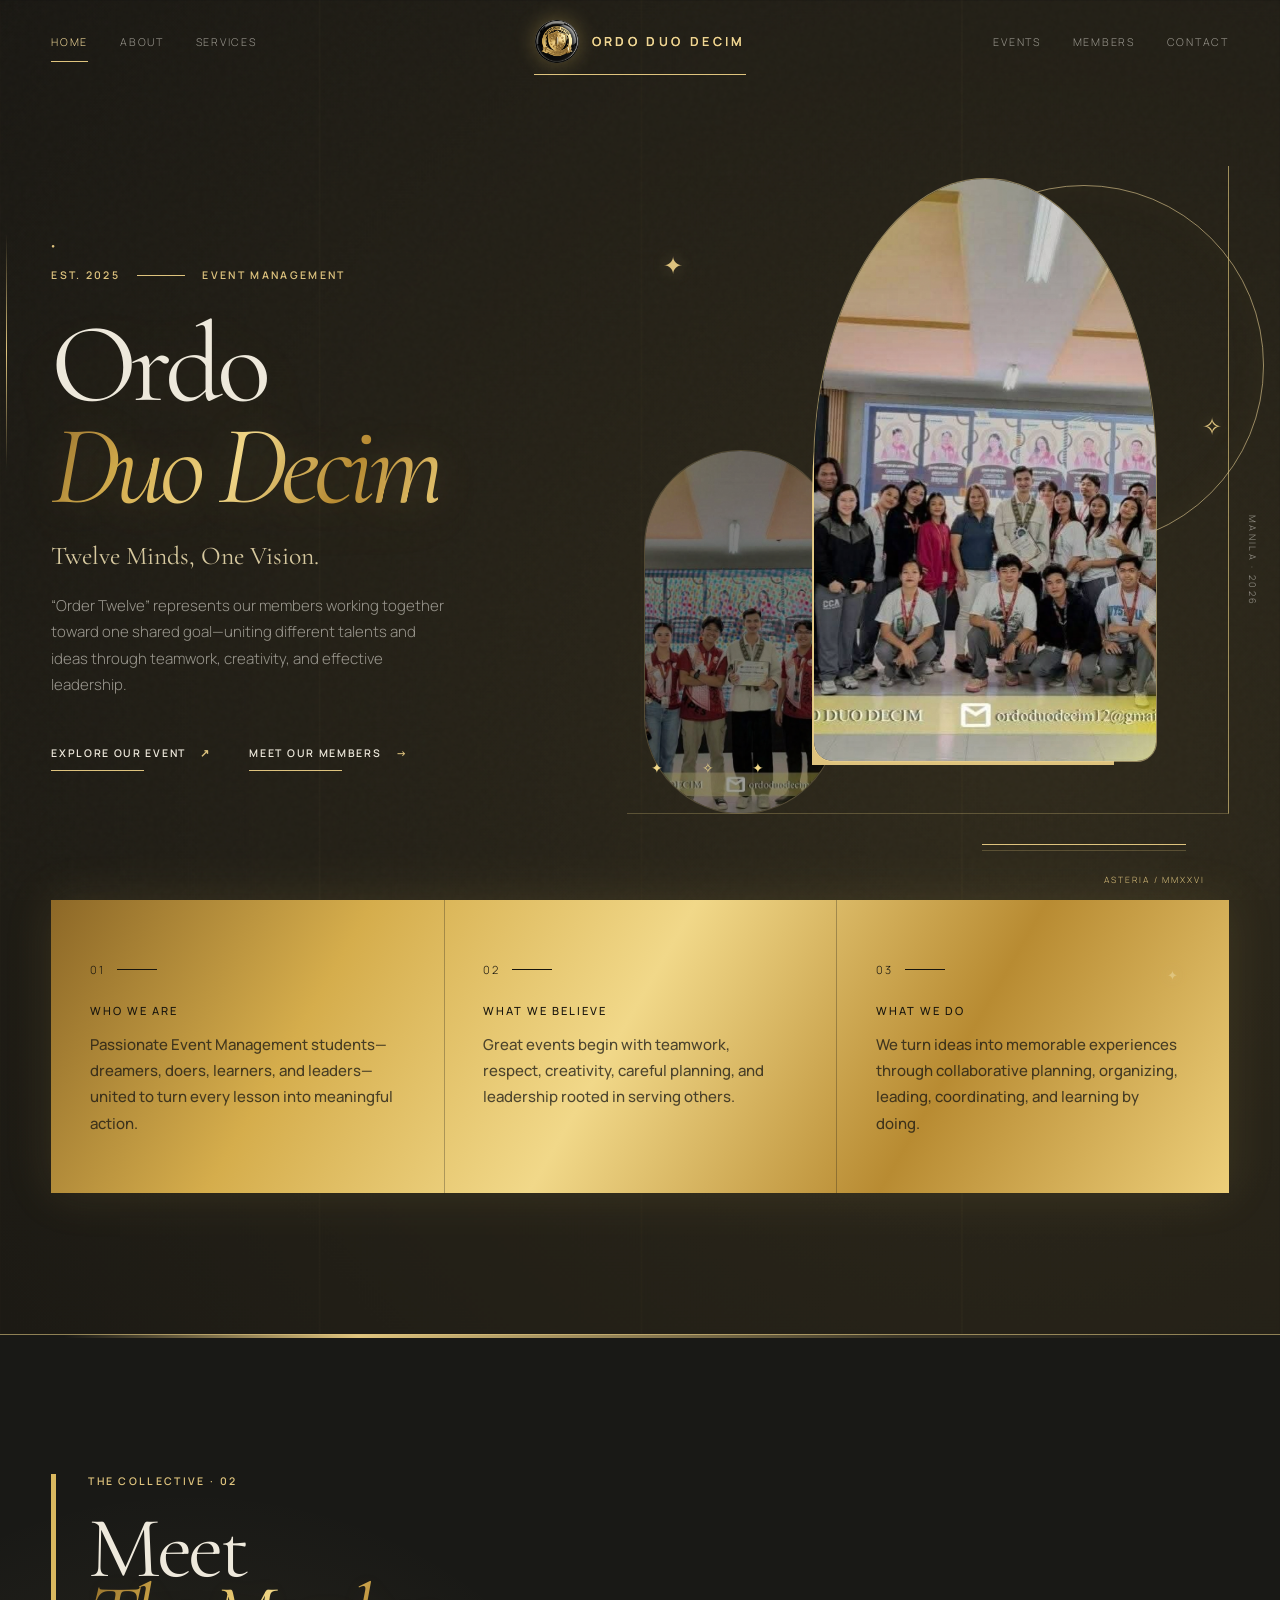
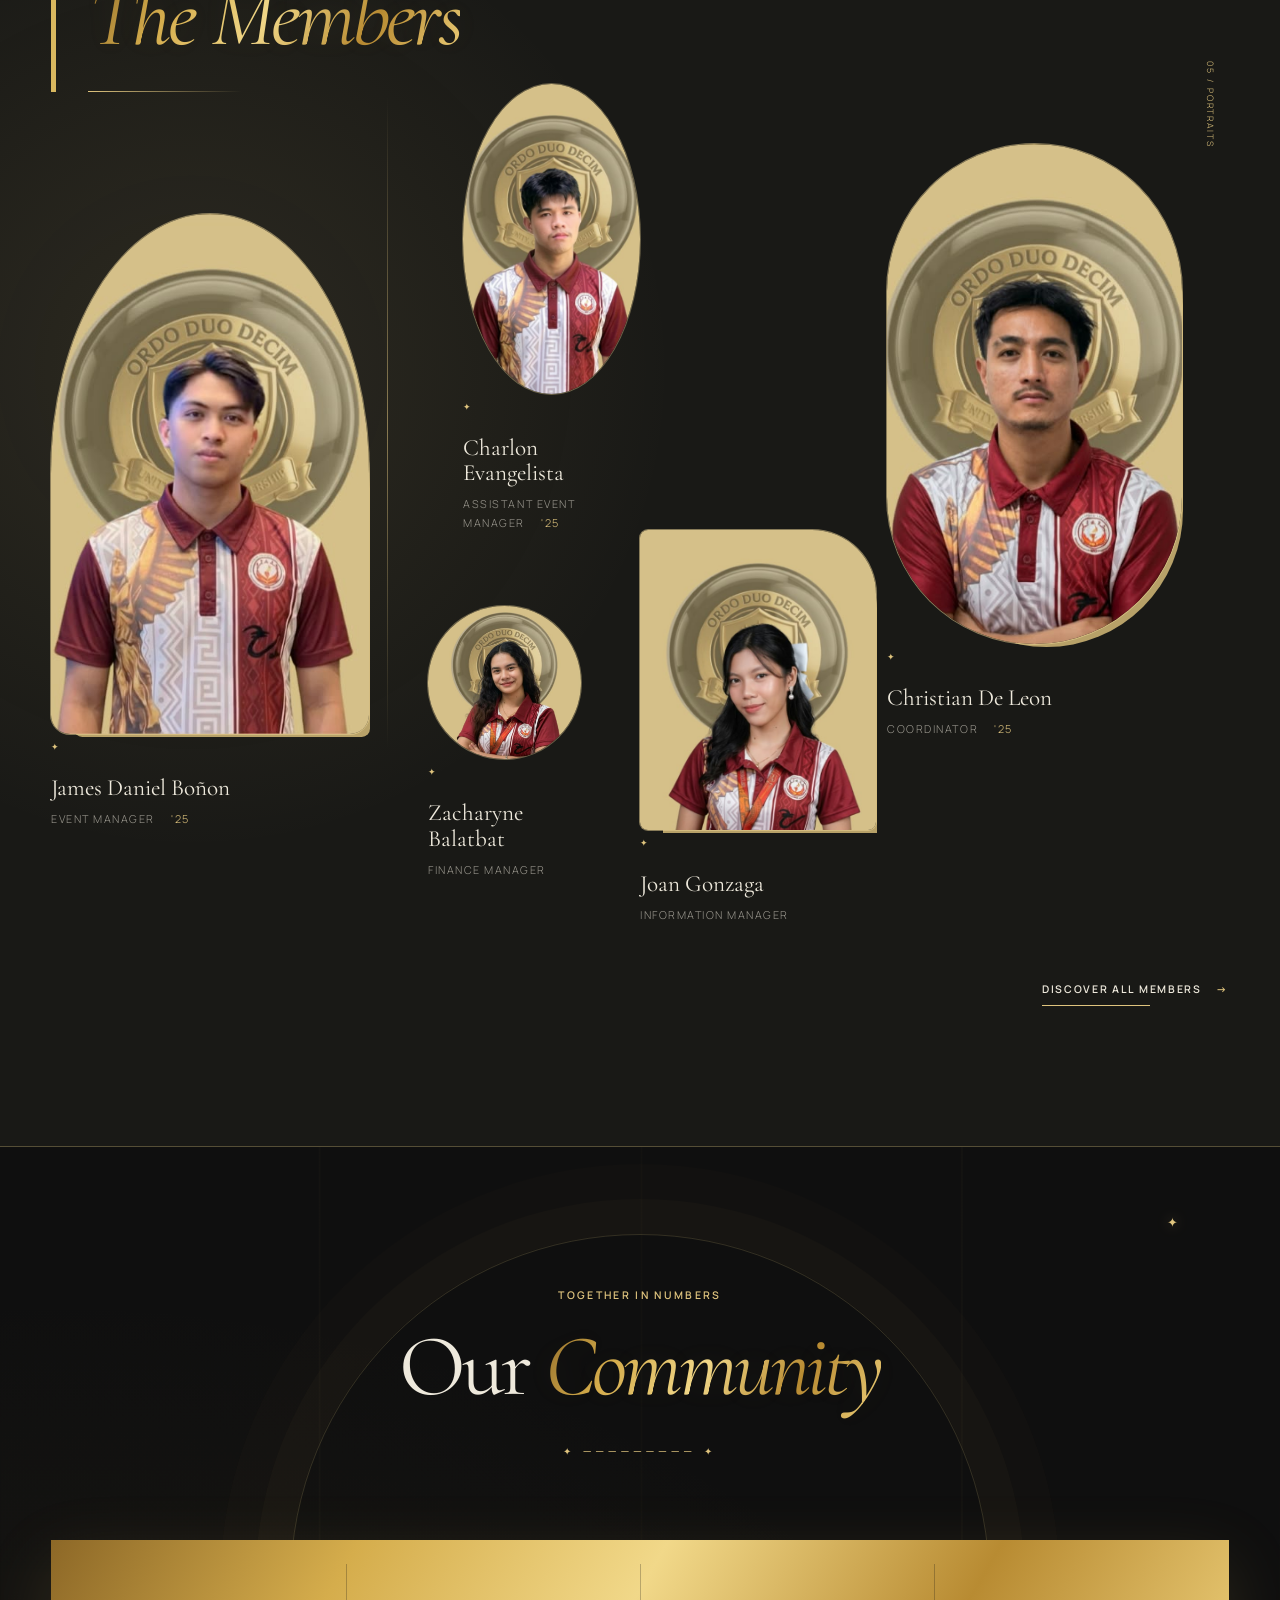
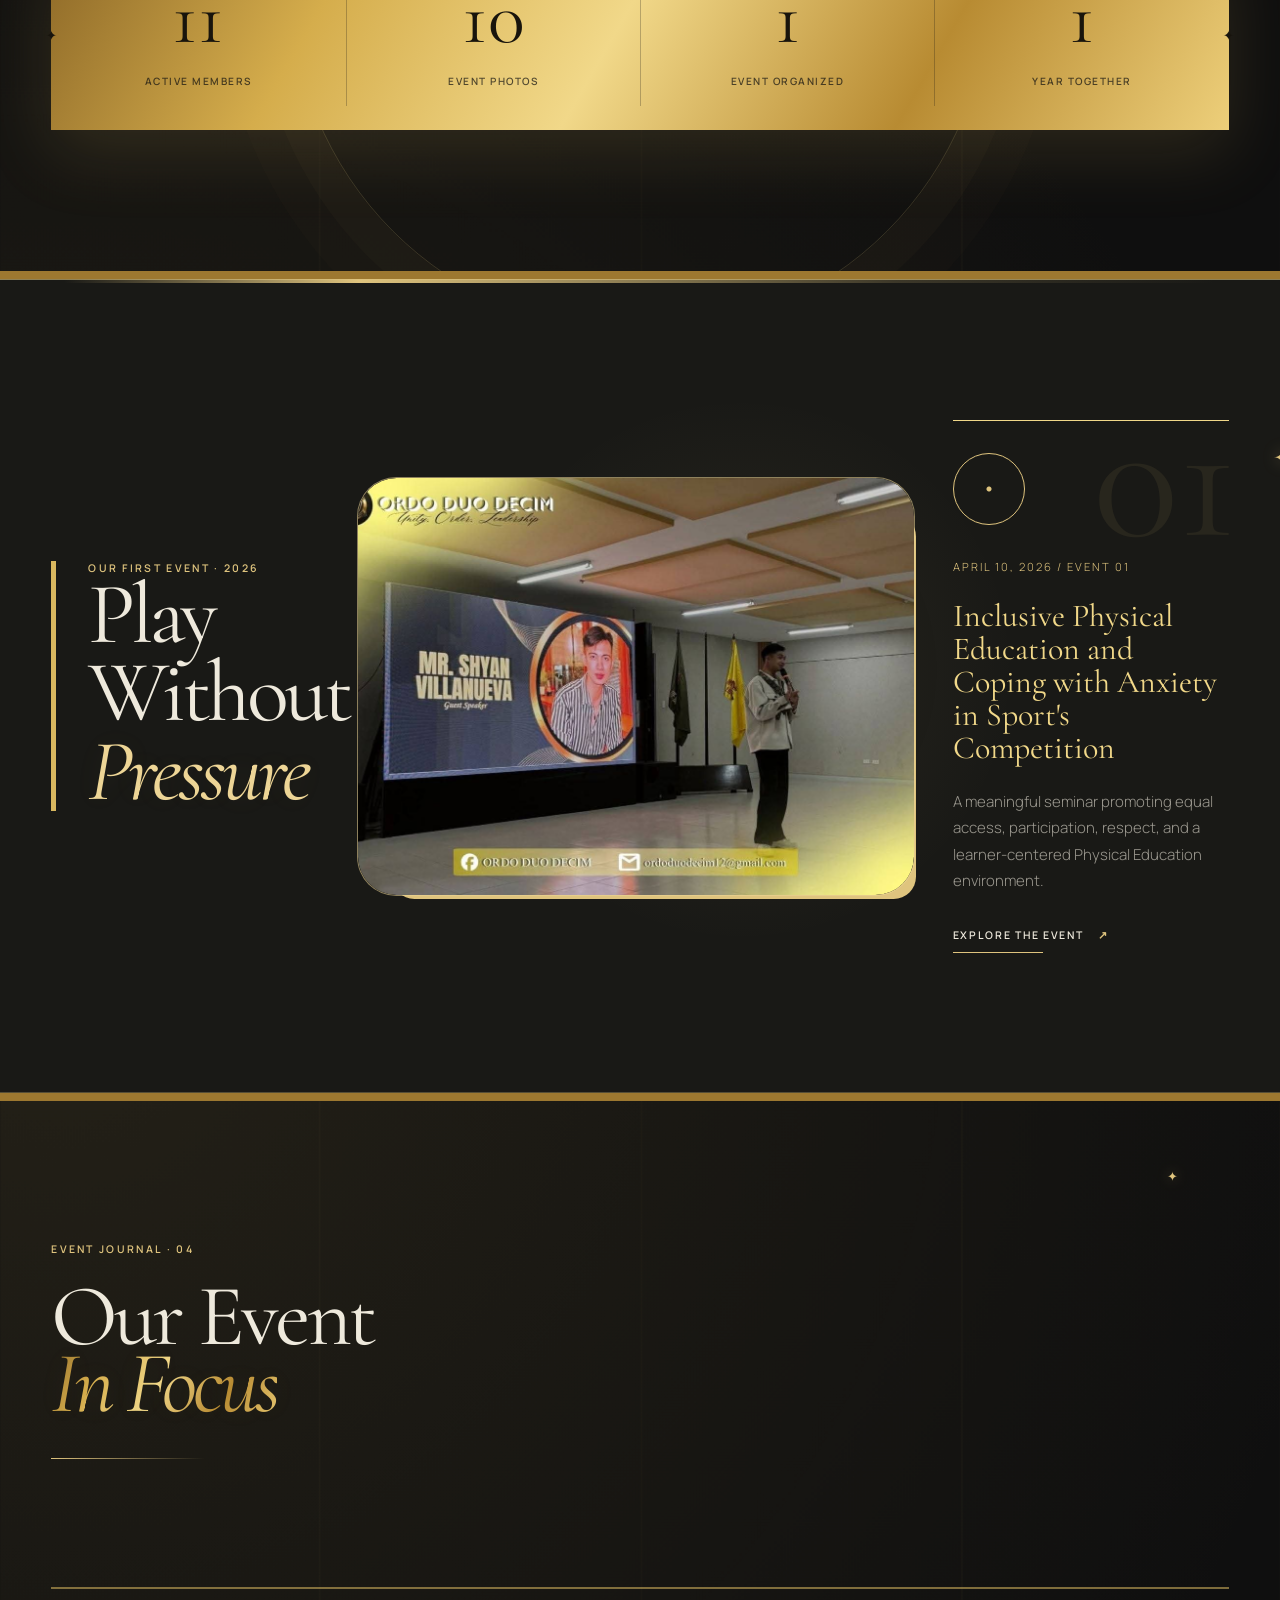
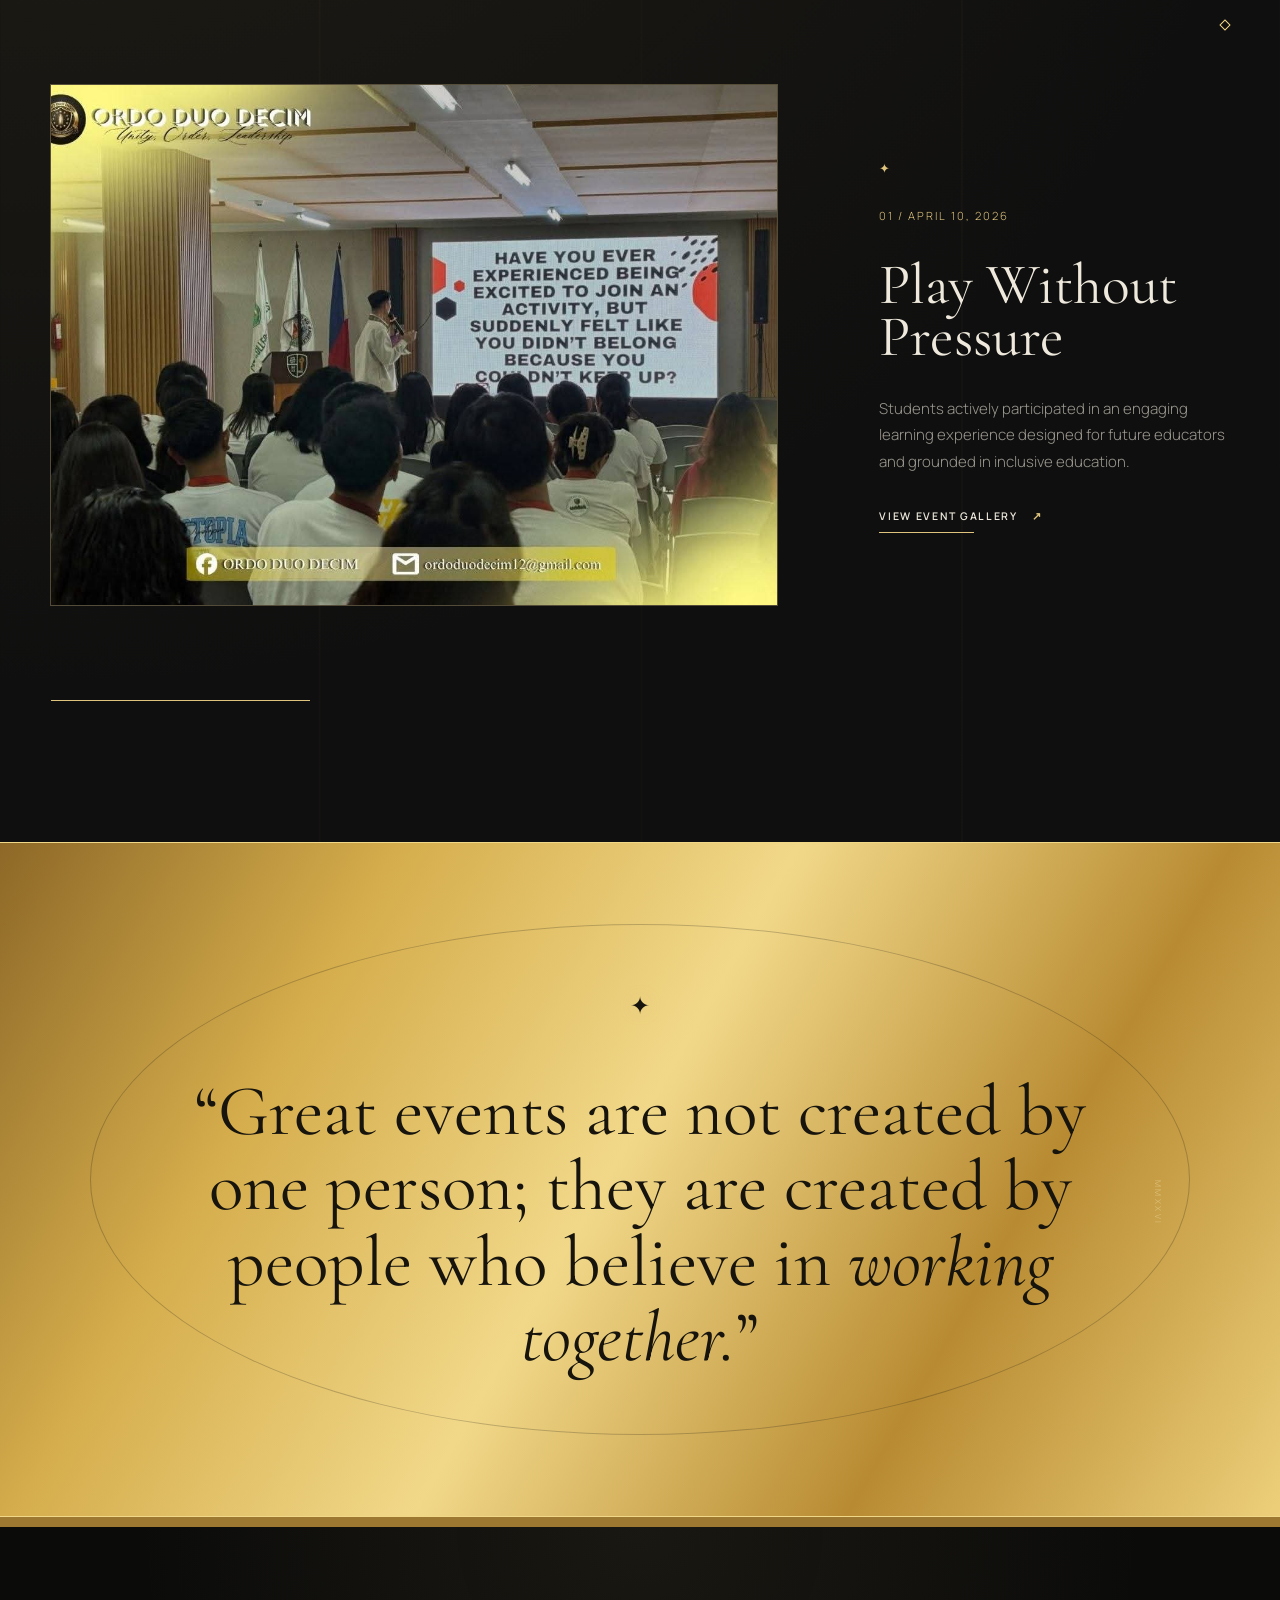
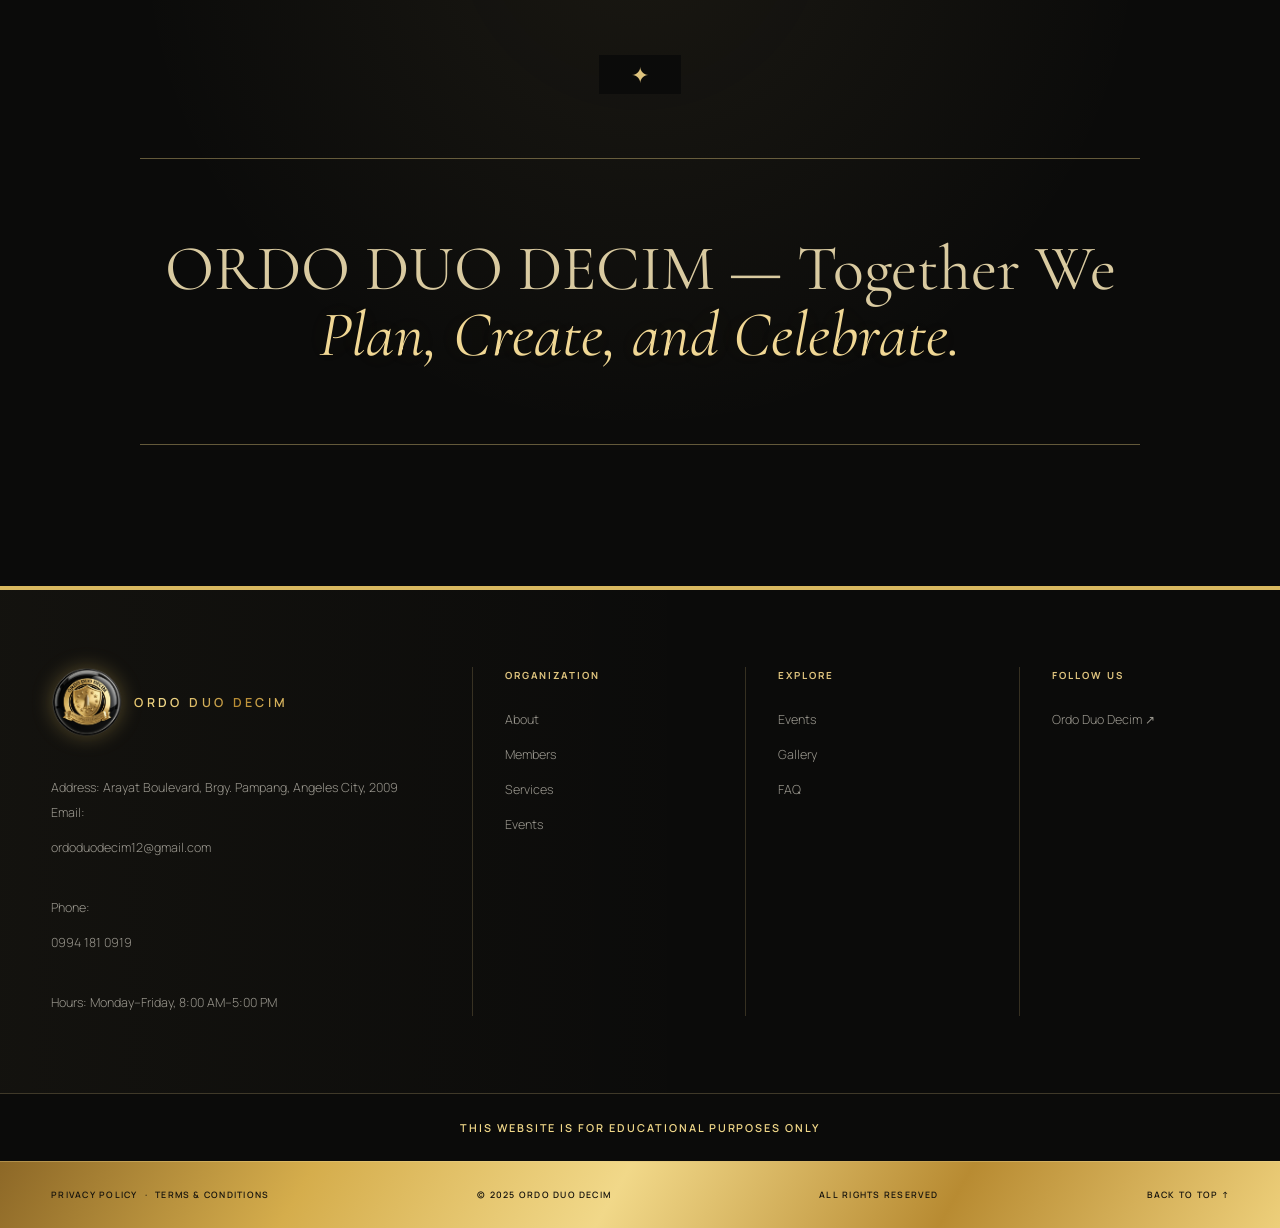
<file: index.html>
<!DOCTYPE html>
<html lang="en">

<head>
  <meta charset="UTF-8">
  <meta name="viewport" content="width=device-width, initial-scale=1.0">
  <meta name="description"
    content="Ordo Duo Decim — twelve minds, one vision. An Event Management organization established in 2025.">
  <title>Ordo Duo Decim — Organization Portfolio</title>
  <link rel="preconnect" href="https://fonts.googleapis.com">
  <link rel="preconnect" href="https://fonts.gstatic.com" crossorigin>
  <link
    href="https://fonts.googleapis.com/css2?family=Cormorant+Garamond:ital,wght@0,400;0,500;0,600;1,400&family=Manrope:wght@300;400;500;600&display=swap"
    rel="stylesheet">
  <link rel="stylesheet" href="css/style.css">
  <script src="js/script.js" defer></script>
</head>

<body data-page="home">
  <header class="site-header">
    <nav class="nav shell" aria-label="Main navigation">
      <div class="nav-group nav-left"><a href="about.html">About</a><a href="activities.html">Activities</a><a
          href="projects.html">Events</a></div>
      <a class="brand" href="index.html" aria-label="Asteria home"><span class="brand-mark">✦</span>Ordo Duo Decim</a>
      <div class="nav-group nav-right"><a href="members.html">Members</a><a href="contact.html">Contact</a></div>
      <button class="menu-toggle" aria-label="Open menu" aria-expanded="false"><span></span><span></span></button>
    </nav>
    <div class="mobile-menu"><a href="about.html">About</a><a href="members.html">Members</a><a
        href="activities.html">Activities</a><a href="projects.html">Events</a><a href="contact.html">Contact</a>
    </div>
  </header>

  <main>
    <section class="hero shell">
      <div class="hero-copy reveal">
        <p class="eyebrow">EST. 2025 <span></span> EVENT MANAGEMENT</p>
        <h1>Ordo<br><em>Duo Decim</em></h1>
        <p class="hero-tagline">Twelve Minds, One Vision.</p>
        <p class="lede">“Order Twelve” represents our members working together toward one shared goal—uniting different
          talents and ideas through teamwork, creativity, and effective leadership.</p>
        <div class="link-row"><a class="text-link" href="projects.html">Explore our event <b>↗</b></a><a
            class="text-link" href="members.html">Meet our members <b>→</b></a></div>
      </div>
      <div class="hero-art reveal image-reveal">
        <div class="orbit"></div><span class="spark s1">✦</span><span class="spark s2">✧</span><span
          class="vertical-year">MANILA · 2026</span>
        <figure class="hero-secondary capsule"><img
            src="assets/event10.jpg"
            alt="Ordo Duo Decim event moment"></figure>
        <figure class="hero-main arch"><img
            src="assets/event9.jpg"
            alt="Ordo Duo Decim members during their event">
          <figcaption>Play Without Pressure · 2026</figcaption>
        </figure>
      </div>
    </section>

    <section class="manifesto shell reveal" aria-label="About Ordo Duo Decim">
      <article><span class="number">01</span>
        <h3>Who we are</h3>
        <p>Passionate Event Management students—dreamers, doers, learners, and leaders—united to turn every lesson into
          meaningful action.</p>
      </article>
      <article><span class="number">02</span>
        <h3>What we believe</h3>
        <p>Great events begin with teamwork, respect, creativity, careful planning, and leadership rooted in serving
          others.</p>
      </article>
      <article><span class="number">03</span>
        <h3>What we do</h3>
        <p>We turn ideas into memorable experiences through collaborative planning, organizing, leading, coordinating,
          and learning by doing.</p>
      </article>
    </section>

    <section class="members-feature section-pad">
      <div class="shell">
        <div class="section-heading reveal">
          <p class="eyebrow">THE COLLECTIVE · 02</p>
          <h2>Meet<br><em>The Members</em></h2>
        </div>
        <div class="member-collage">
          <article class="member m1 reveal">
            <figure class="arch"><img
                src="assets/members/James.jpg"
                alt="James Daniel Boñon"></figure>
            <div>
              <h3>James Daniel Boñon</h3>
              <p>Event Manager <span>'25</span></p>
            </div>
          </article>
          <article class="member m2 reveal">
            <figure class="oval"><img
                src="assets/members/Charlon.jpg"
                alt="Charlon Evangelista"></figure>
            <div>
              <h3>Charlon Evangelista</h3>
              <p>Assistant Event Manager <span>'25</span></p>
            </div>
          </article>
          <article class="member m3 reveal">
            <figure class="capsule"><img
                src="assets/members/Christian.jpg"
                alt="Christian De Leon"></figure>
            <div>
              <h3>Christian De Leon</h3>
              <p>Coordinator <span>'25</span></p>
            </div>
          </article>
          <article class="member m4 reveal">
            <figure class="circle"><img
                src="assets/members/Zacharyne.jpg"
                alt="Zacharyne Balatbat"></figure>
            <div>
              <h3>Zacharyne Balatbat</h3>
              <p>Finance Manager</p>
            </div>
          </article>
          <article class="member m5 reveal">
            <figure class="soft"><img
                src="assets/members/Joan.jpg"
                alt="Joan Gonzaga"></figure>
            <div>
              <h3>Joan Gonzaga</h3>
              <p>Information Manager</p>
            </div>
          </article>
        </div><a class="text-link align-right" href="members.html">Discover all members <b>→</b></a>
      </div>
    </section>

    <section class="community shell section-pad">
      <div class="center-heading reveal">
        <p class="eyebrow">TOGETHER IN NUMBERS</p>
        <h2>Our <em>Community</em></h2>
      </div>
      <div class="stats reveal">
        <div><strong class="count-up" data-stat="members">0</strong>
          <p>Active Members</p>
        </div>
        <div><strong class="count-up" data-count="10">0</strong>
          <p>Event Photos</p>
        </div>
        <div><strong class="count-up" data-stat="events">0</strong>
          <p>Event Organized</p>
        </div>
        <div><strong class="count-up" data-stat="years">0</strong>
          <p>Year Together</p>
        </div>
      </div>
    </section>

    <section class="featured section-pad">
      <div class="shell featured-grid">
        <div class="featured-title reveal">
          <p class="eyebrow">OUR FIRST EVENT · 2026</p>
          <h2>Play Without<br><em>Pressure</em></h2><span class="spark">✦</span>
        </div>
        <figure class="featured-image event-frame reveal image-reveal"><img
            src="assets/event1.jpg"
            alt="Play Without Pressure seminar"></figure>
        <figure class="featured-thumb circle reveal"><img
            src="assets/event2.jpg"
            alt="Students participating in the seminar"></figure>
        <div class="featured-copy reveal">
          <p class="project-index">APRIL 10, 2026 / EVENT 01</p>
          <h3>Inclusive Physical Education and Coping with Anxiety in Sport's Competition</h3>
          <p>A meaningful seminar promoting equal access, participation, respect, and a learner-centered Physical Education environment.</p><a class="text-link" href="projects.html">Explore the event
            <b>↗</b></a>
        </div>
      </div>
    </section>

    <section class="selected shell section-pad">
      <div class="section-heading reveal">
        <p class="eyebrow">EVENT JOURNAL · 04</p>
        <h2>Our Event<br><em>In Focus</em></h2>
      </div>
      <article class="work-row reveal">
        <figure><img src="assets/event4.jpg"
            alt="Students attending Play Without Pressure"></figure>
        <div><span class="number">01 / APRIL 10, 2026</span>
          <h3>Play Without<br>Pressure</h3>
          <p>Students actively participated in an engaging learning experience designed for future educators and grounded in inclusive education.</p><a
            class="text-link" href="projects.html">View event gallery <b>↗</b></a>
        </div>
      </article>
    </section>
    <section class="quote-section shell reveal"><span>✦</span>
      <blockquote>“Great events are not created by one person; they are created by people who believe in <em>working
          together.</em>”</blockquote>
    </section>
  </main>

  <footer class="site-footer">
    <div class="shell">
      <blockquote>Building connections, creating experiences, and leaving <em>meaningful impact.</em></blockquote>
      <div class="footer-grid">
        <div><a class="brand" href="index.html"><span class="brand-mark">✦</span> ASTERIA</a>
          <p>Arayat Boulevard, Brgy. Pampang, Angeles City, 2009<br><a href="mailto:ordoduodecim12@gmail.com">ordoduodecim12@gmail.com</a><br><a href="tel:+639941810919">0994 181 0919</a></p>
        </div>
        <div>
          <h4>Organization</h4><a href="about.html">About</a><a href="members.html">Members</a><a
            href="activities.html">Activities</a><a href="projects.html">Events</a>
        </div>
        <div>
          <h4>Explore</h4><a href="projects.html">Events</a><a href="projects.html">Gallery</a><a
            href="contact.html#faq">FAQ</a>
        </div>
        <div>
          <h4>Follow us</h4><a href="https://www.facebook.com/share/19VWYMyxks/" target="_blank" rel="noopener noreferrer">Ordo Duo Decim ↗</a>
        </div>
      </div>
      <div class="footer-bottom"><span>© 2026 Asteria Collective</span><span>All Rights Reserved</span><a
          href="#top">Back to top ↑</a></div>
    </div>
  </footer>
</body>

</html>
</file>
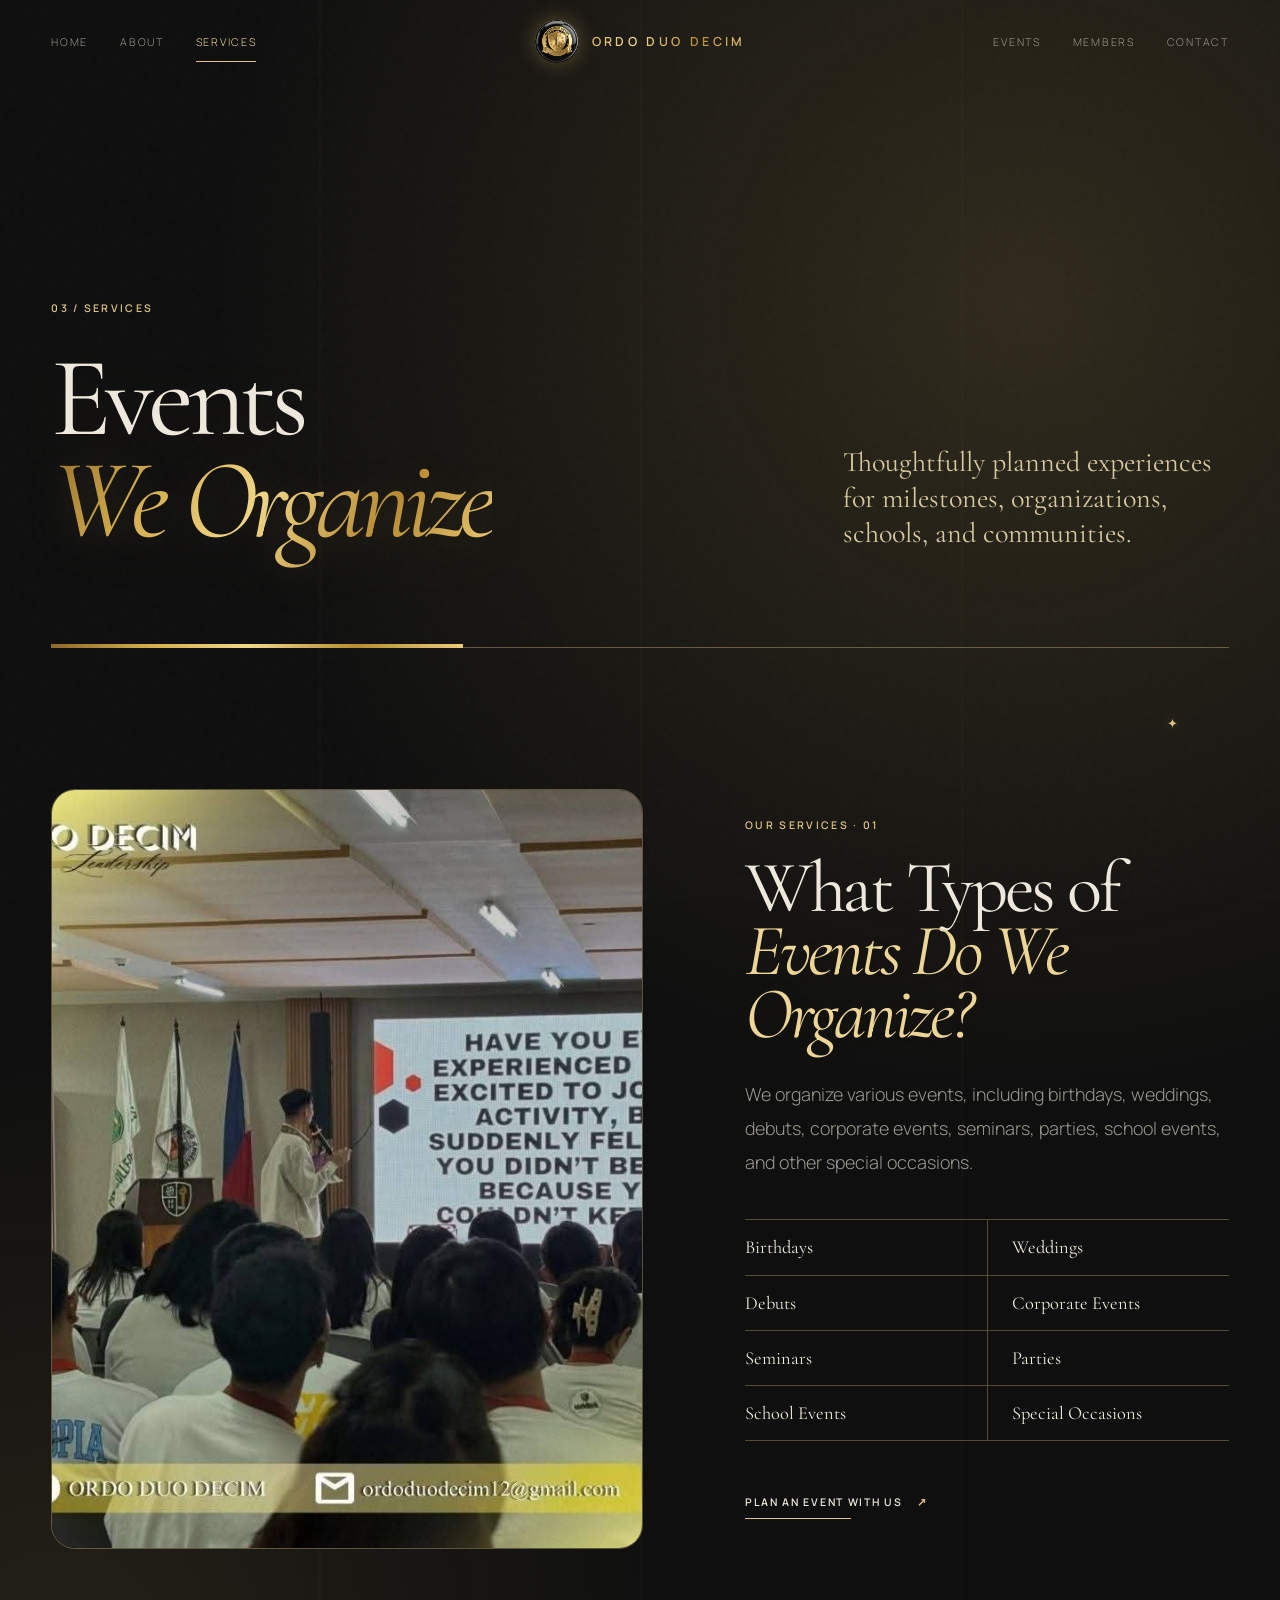
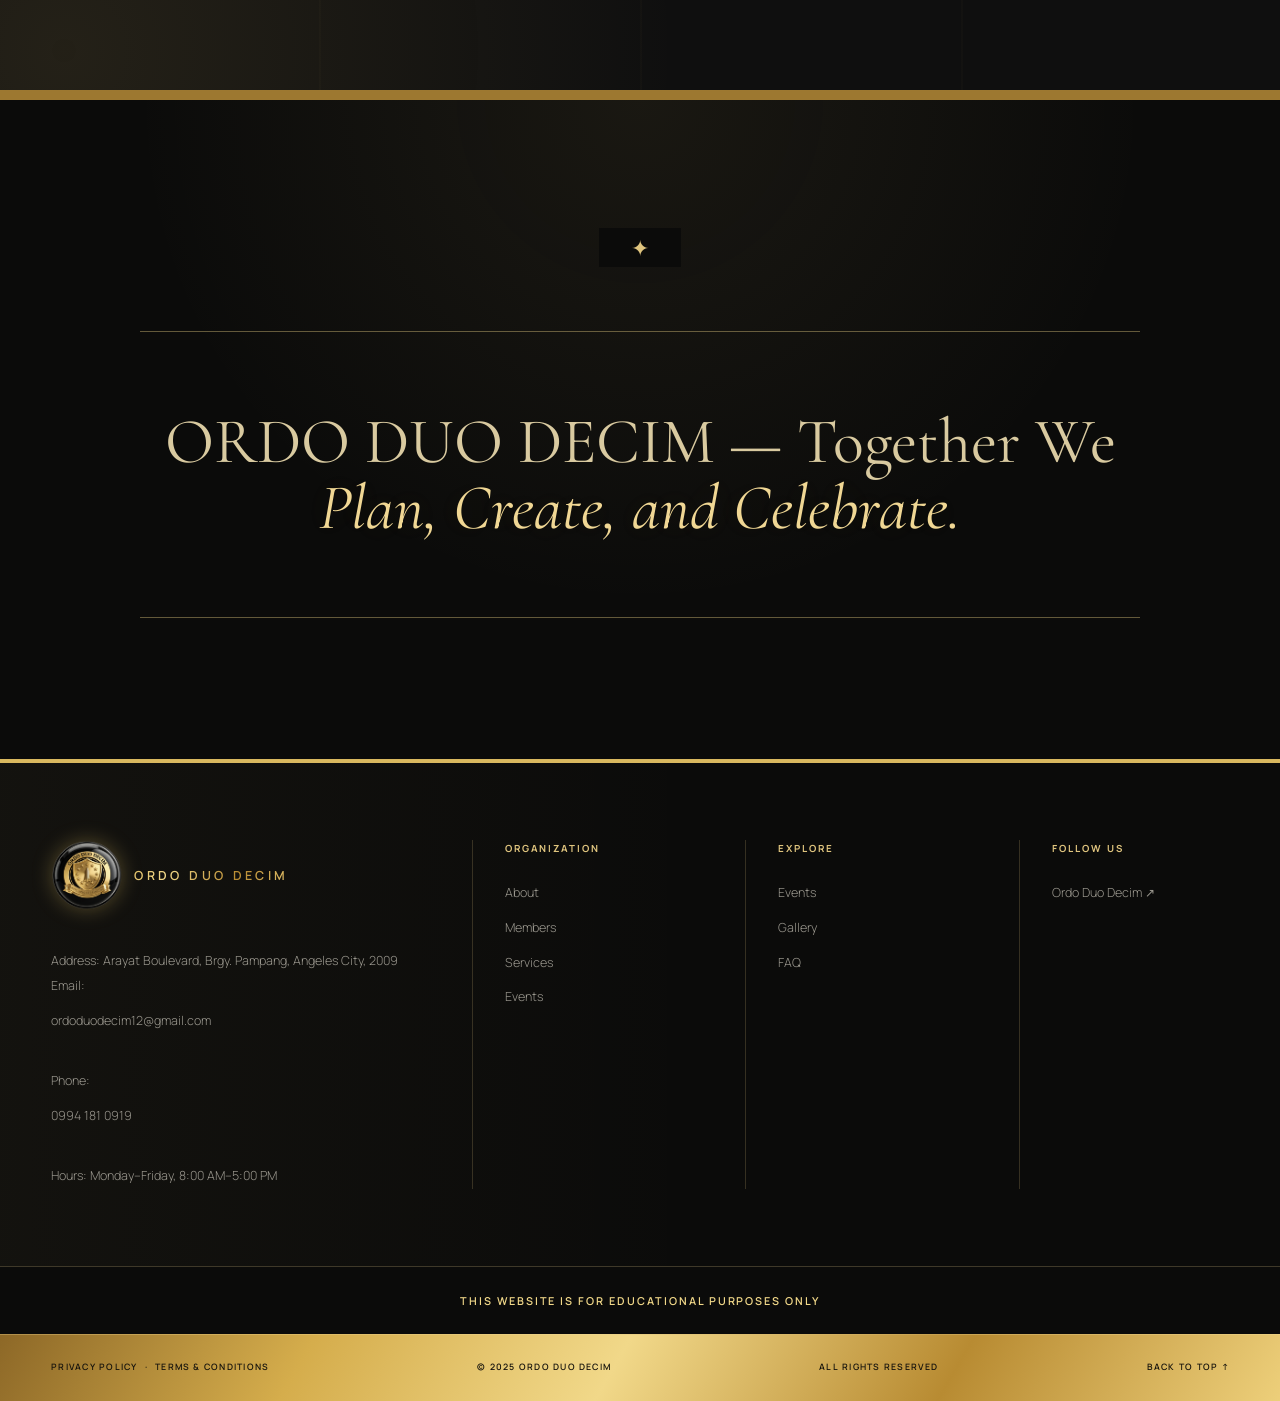
<file: activities.html>
<!DOCTYPE html>
<html lang="en">

<head>
    <meta charset="UTF-8">
    <meta name="viewport" content="width=device-width,initial-scale=1">
    <title>Services — Ordo Duo Decim</title>
    <link rel="preconnect" href="https://fonts.googleapis.com">
    <link rel="preconnect" href="https://fonts.gstatic.com" crossorigin>
    <link
        href="https://fonts.googleapis.com/css2?family=Cormorant+Garamond:ital,wght@0,400;0,500;0,600;1,400&family=Manrope:wght@300;400;500;600&display=swap"
        rel="stylesheet">
    <link rel="stylesheet" href="css/style.css">
    <script src="js/script.js" defer></script>
</head>

<body data-page="activities">
    <header class="site-header">
        <nav class="nav shell" aria-label="Main navigation">
            <div class="nav-group nav-left"><a href="about.html">About</a><a href="activities.html">Services</a><a
                    href="projects.html">Events</a></div><a class="brand" href="index.html"><span
                    class="brand-mark">✦</span> ASTERIA</a>
            <div class="nav-group nav-right"><a href="members.html">Members</a><a href="contact.html">Contact</a></div>
            <button class="menu-toggle" aria-label="Open menu" aria-expanded="false"><span></span><span></span></button>
        </nav>
        <div class="mobile-menu"><a href="about.html">About</a><a href="members.html">Members</a><a
                href="activities.html">Services</a><a href="projects.html">Events</a><a
                href="contact.html">Contact</a></div>
    </header>
    <main>
        <section class="page-hero simple shell">
            <div class="reveal">
                <p class="eyebrow">03 / SERVICES</p>
                <h1>Events<br><em>We Organize</em></h1>
            </div>
            <p class="page-intro reveal">Thoughtfully planned experiences for milestones, organizations, schools, and communities.</p>
        </section>
        <section class="services-showcase shell section-pad">
            <figure class="services-image reveal image-reveal"><img src="assets/event4.jpg" alt="An event organized by Ordo Duo Decim"></figure>
            <div class="services-copy reveal">
                <p class="eyebrow">OUR SERVICES · 01</p>
                <h2>What Types of<br><em>Events Do We Organize?</em></h2>
                <p class="services-lede">We organize various events, including birthdays, weddings, debuts, corporate events, seminars, parties, school events, and other special occasions.</p>
                <ul class="service-types" aria-label="Types of events">
                    <li>Birthdays</li><li>Weddings</li><li>Debuts</li><li>Corporate Events</li><li>Seminars</li><li>Parties</li><li>School Events</li><li>Special Occasions</li>
                </ul>
                <a class="text-link" href="contact.html">Plan an event with us <b>↗</b></a>
            </div>
        </section>
    </main>
    <footer class="site-footer">
        <div class="shell">
            <blockquote>Building connections, creating experiences, and leaving <em>meaningful impact.</em></blockquote>
            <div class="footer-grid">
                <div><a class="brand" href="index.html"><span class="brand-mark">✦</span> ASTERIA</a>
                    <p>Arayat Boulevard, Brgy. Pampang, Angeles City, 2009<br><a href="mailto:ordoduodecim12@gmail.com">ordoduodecim12@gmail.com</a><br><a href="tel:+639941810919">0994 181 0919</a></p>
                </div>
                <div>
                    <h4>Organization</h4><a href="about.html">About</a><a href="members.html">Members</a><a
                        href="activities.html">Services</a><a href="projects.html">Events</a>
                </div>
                <div>
                    <h4>Explore</h4><a href="projects.html">Events</a><a href="projects.html">Gallery</a><a
                        href="contact.html#faq">FAQ</a>
                </div>
                <div>
                    <h4>Follow us</h4><a href="https://www.facebook.com/share/19VWYMyxks/" target="_blank" rel="noopener noreferrer">Ordo Duo Decim ↗</a>
                </div>
            </div>
            <div class="footer-bottom"><span>© 2026 Asteria Collective</span><span>All Rights Reserved</span><a
                    href="#top">Back to top ↑</a></div>
        </div>
    </footer>
</body>

</html>
</file>
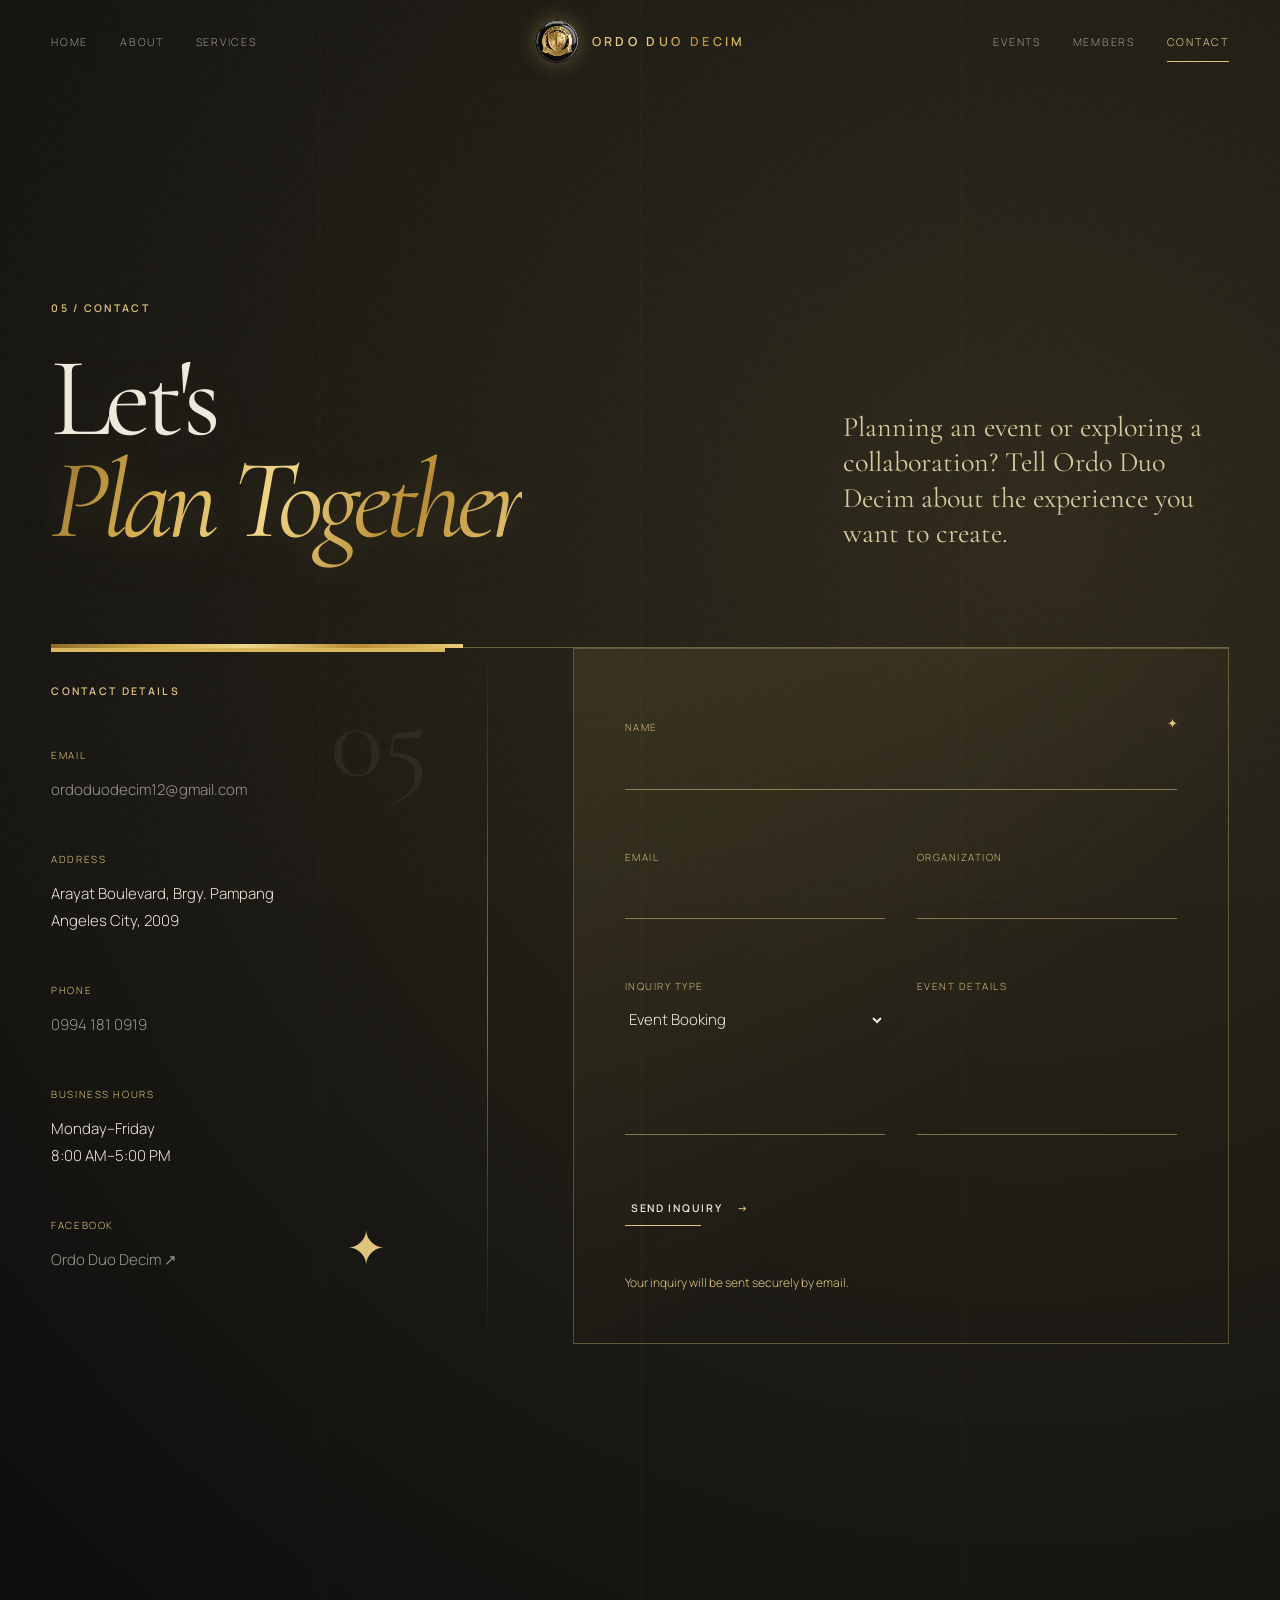
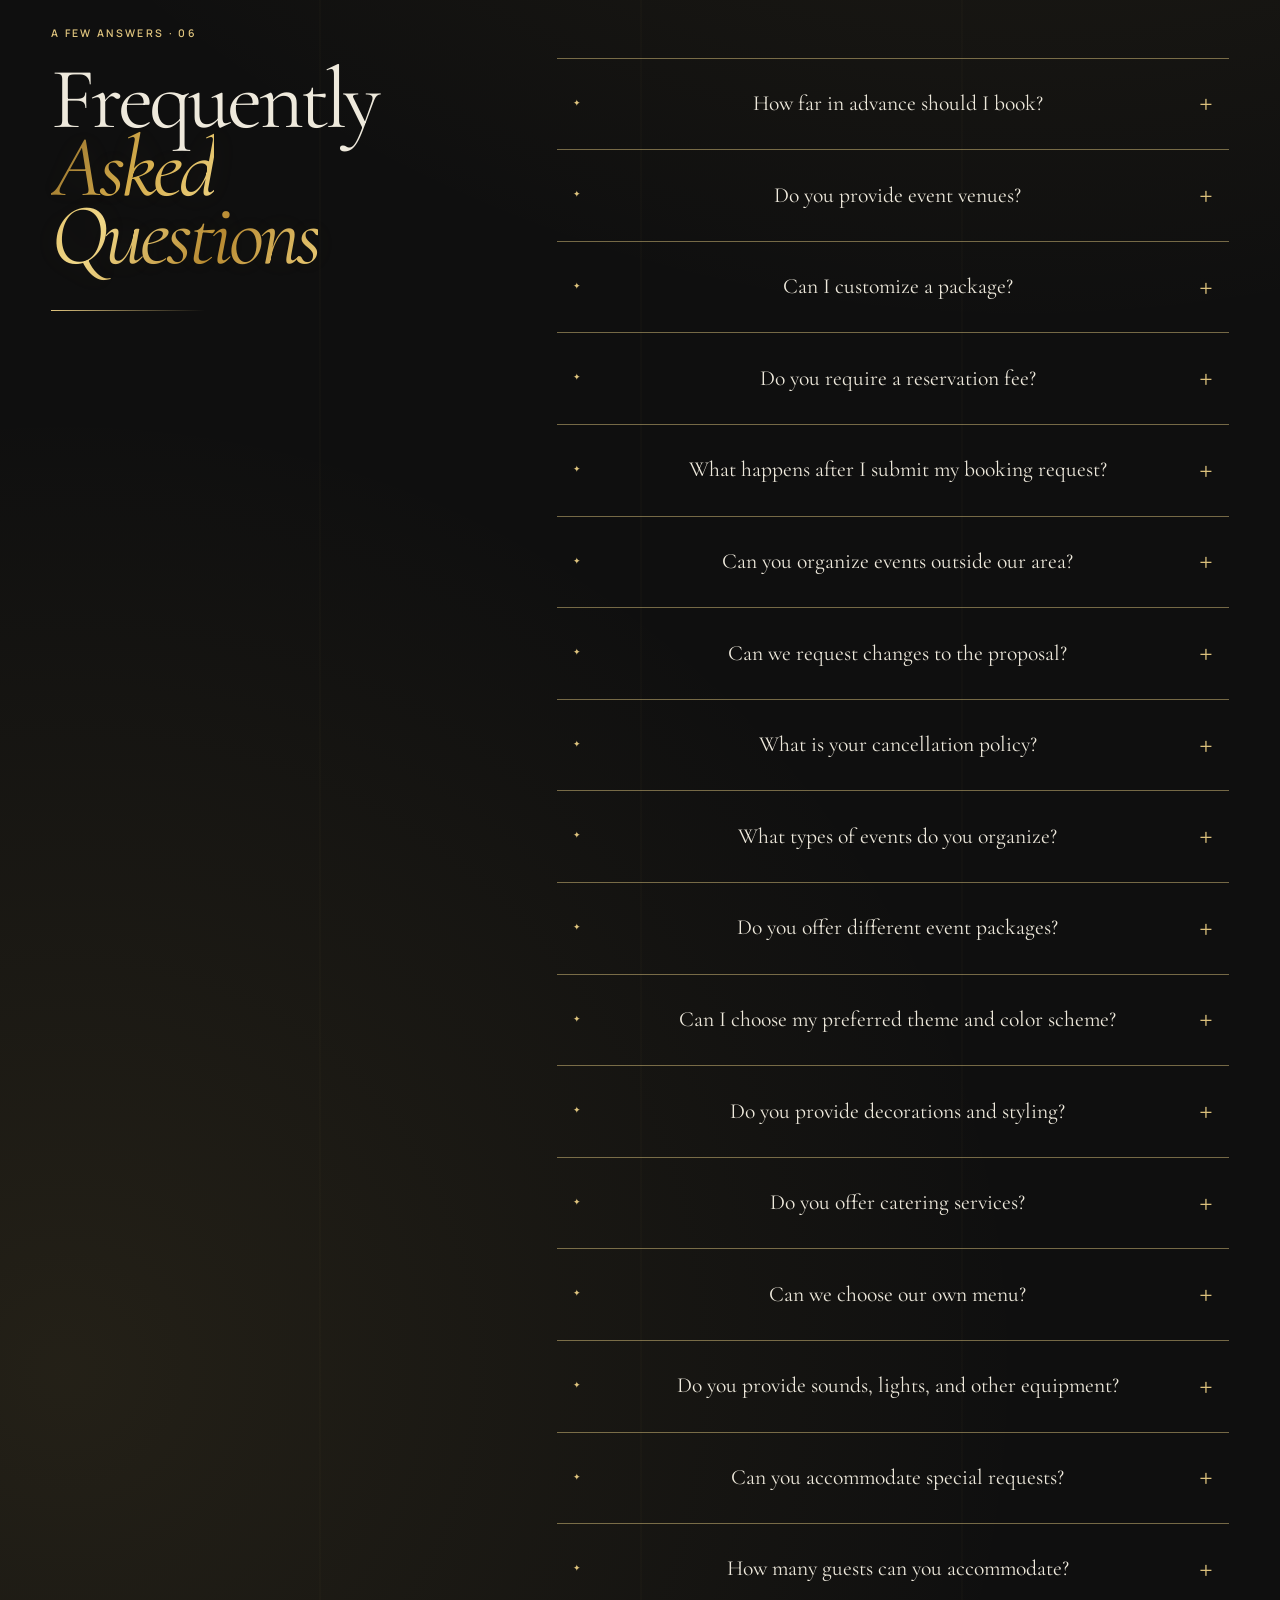
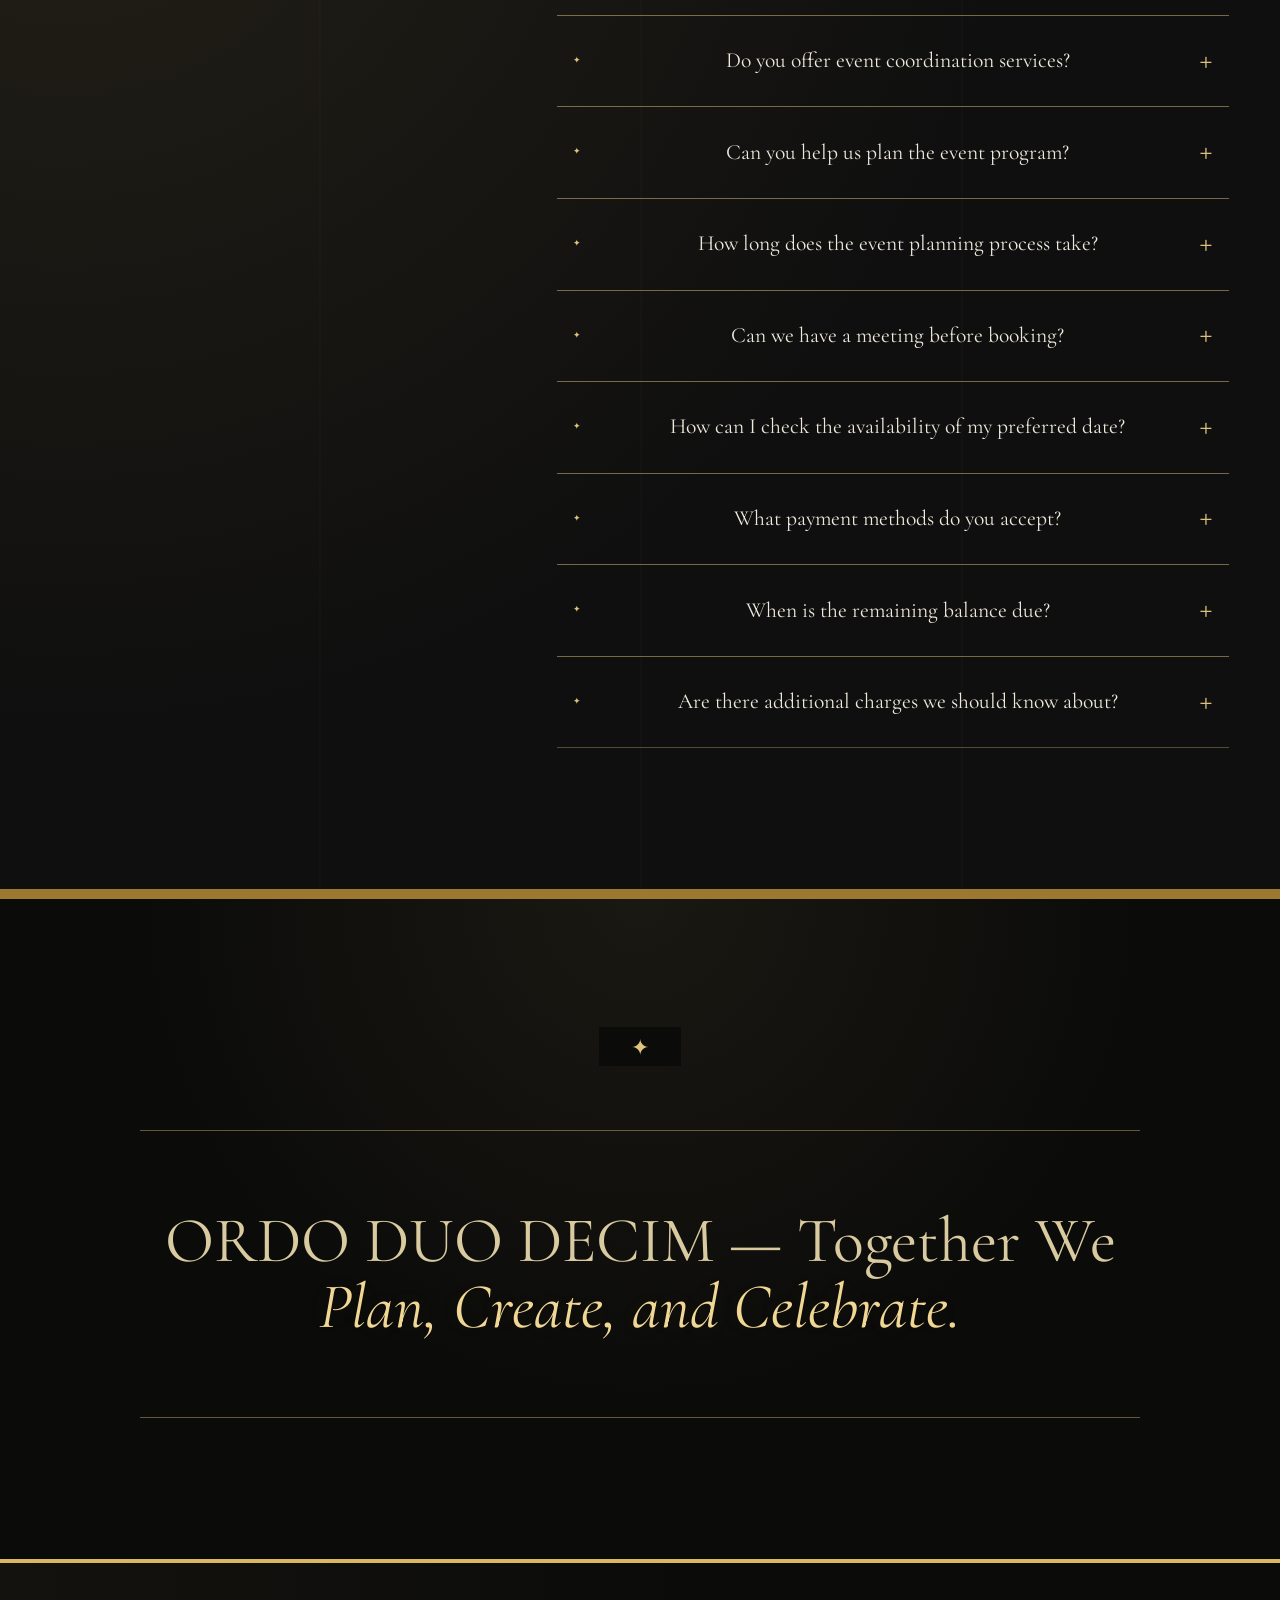
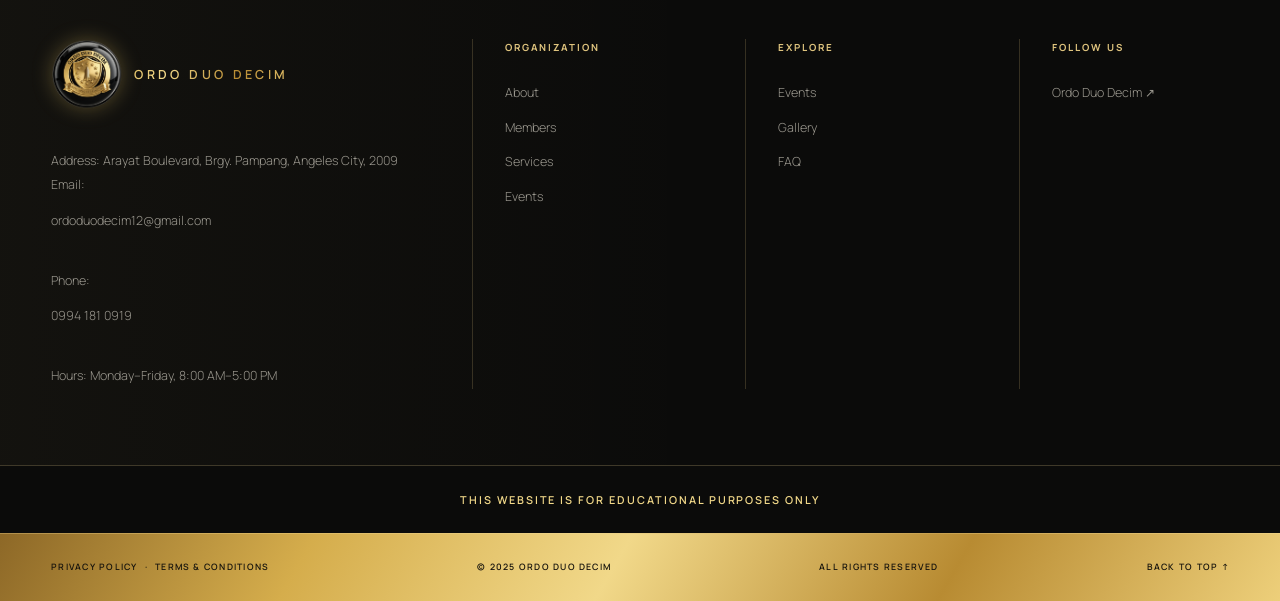
<file: contact.html>
<!DOCTYPE html>
<html lang="en">

<head>
    <meta charset="UTF-8">
    <meta name="viewport" content="width=device-width,initial-scale=1">
    <title>Contact — Asteria Collective</title>
    <link rel="preconnect" href="https://fonts.googleapis.com">
    <link rel="preconnect" href="https://fonts.gstatic.com" crossorigin>
    <link
        href="https://fonts.googleapis.com/css2?family=Cormorant+Garamond:ital,wght@0,400;0,500;0,600;1,400&family=Manrope:wght@300;400;500;600&display=swap"
        rel="stylesheet">
    <link rel="stylesheet" href="css/style.css">
    <script src="js/script.js" defer></script>
</head>

<body data-page="contact">
    <header class="site-header">
        <nav class="nav shell" aria-label="Main navigation">
            <div class="nav-group nav-left"><a href="about.html">About</a><a href="activities.html">Activities</a><a
                    href="projects.html">Events</a></div><a class="brand" href="index.html"><span
                    class="brand-mark">✦</span> ASTERIA</a>
            <div class="nav-group nav-right"><a href="members.html">Members</a><a href="contact.html">Contact</a></div>
            <button class="menu-toggle" aria-label="Open menu" aria-expanded="false"><span></span><span></span></button>
        </nav>
        <div class="mobile-menu"><a href="about.html">About</a><a href="members.html">Members</a><a
                href="activities.html">Activities</a><a href="projects.html">Events</a><a
                href="contact.html">Contact</a></div>
    </header>
    <main>
        <section class="page-hero contact-hero shell">
            <div class="reveal">
                <p class="eyebrow">05 / CONTACT</p>
                <h1>Let's<br><em>Plan Together</em></h1>
            </div>
            <p class="page-intro reveal">Planning an event or exploring a collaboration? Tell Ordo Duo Decim about the
                experience you want to create.</p>
        </section>
        <section class="contact-layout shell">
            <aside class="contact-info reveal">
                <p class="eyebrow">CONTACT DETAILS</p>
                <div><span>Email</span>
                    <a href="mailto:ordoduodecim12@gmail.com">ordoduodecim12@gmail.com</a>
                </div>
                <div><span>Address</span>
                    <p>Arayat Boulevard, Brgy. Pampang<br>Angeles City, 2009</p>
                </div>
                <div><span>Phone</span>
                    <a href="tel:+639941810919">0994 181 0919</a>
                </div>
                <div><span>Business Hours</span>
                    <p>Monday–Friday<br>8:00 AM–5:00 PM</p>
                </div>
                <div><span>Facebook</span>
                    <a href="https://www.facebook.com/share/19VWYMyxks/" target="_blank" rel="noopener noreferrer">Ordo Duo Decim ↗</a>
                </div><span class="contact-star">✦</span>
            </aside>
            <form class="contact-form reveal">
                <div class="field"><label for="name">Name</label><input id="name" name="name" required
                        autocomplete="name"></div>
                <div class="field"><label for="email">Email</label><input id="email" name="email" type="email" required
                        autocomplete="email"></div>
                <div class="field"><label for="organization">Organization</label><input id="organization"
                        name="organization" autocomplete="organization"></div>
                <div class="field"><label for="inquiry">Inquiry Type</label><select id="inquiry" name="inquiry">
                        <option>Event Booking</option>
                        <option>Package Inquiry</option>
                        <option>Event Coordination</option>
                        <option>Collaboration</option>
                        <option>General Inquiry</option>
                    </select></div>
                <div class="field"><label for="message">Event Details</label><textarea id="message" name="message"
                        rows="4" required></textarea></div><button class="text-link submit" type="submit">Send inquiry
                    <b>→</b></button>
                <p class="form-status" role="status"></p>
            </form>
        </section>
        <section class="faq shell section-pad" id="faq">
            <div class="section-heading reveal">
                <p class="eyebrow">A FEW ANSWERS · 06</p>
                <h2>Frequently<br><em>Asked Questions</em></h2>
            </div>
            <div class="accordion reveal">
                <div class="faq-item"><button aria-expanded="false"><span>How can I join the
                            organization?</span><b>+</b></button>
                    <div class="answer">
                        <p>Membership opens at the beginning of each academic term. Follow our social pages or send us a
                            membership inquiry for current details.</p>
                    </div>
                </div>
                <div class="faq-item"><button aria-expanded="false"><span>Can other organizations collaborate with
                            you?</span><b>+</b></button>
                    <div class="answer">
                        <p>Absolutely. We welcome thoughtful collaborations that align with our values and create
                            genuine benefit for both communities.</p>
                    </div>
                </div>
                <div class="faq-item"><button aria-expanded="false"><span>Where can I find upcoming
                            activities?</span><b>+</b></button>
                    <div class="answer">
                        <p>Upcoming activities are announced through our social channels and added to the Projects &
                            Events archive.</p>
                    </div>
                </div>
                <div class="faq-item"><button aria-expanded="false"><span>How can I participate in
                            events?</span><b>+</b></button>
                    <div class="answer">
                        <p>Most public events include a registration link in their announcement. Some intimate programs
                            may have limited capacity.</p>
                    </div>
                </div>
                <div class="faq-item"><button aria-expanded="false"><span>Who can I contact regarding
                            partnerships?</span><b>+</b></button>
                    <div class="answer">
                        <p>Select “Partnership” in the form above and our partnerships lead will respond within three
                            working days.</p>
                    </div>
                </div>
            </div>
        </section>
    </main>
    <footer class="site-footer">
        <div class="shell">
            <blockquote>Building connections, creating experiences, and leaving <em>meaningful impact.</em></blockquote>
            <div class="footer-grid">
                <div><a class="brand" href="index.html"><span class="brand-mark">✦</span> ASTERIA</a>
                    <p>Arayat Boulevard, Brgy. Pampang, Angeles City, 2009<br><a href="mailto:ordoduodecim12@gmail.com">ordoduodecim12@gmail.com</a><br><a href="tel:+639941810919">0994 181 0919</a></p>
                </div>
                <div>
                    <h4>Organization</h4><a href="about.html">About</a><a href="members.html">Members</a><a
                        href="activities.html">Activities</a><a href="projects.html">Events</a>
                </div>
                <div>
                    <h4>Explore</h4><a href="projects.html">Events</a><a href="projects.html">Gallery</a><a
                        href="contact.html#faq">FAQ</a>
                </div>
                <div>
                    <h4>Follow us</h4><a href="https://www.facebook.com/share/19VWYMyxks/" target="_blank" rel="noopener noreferrer">Ordo Duo Decim ↗</a>
                </div>
            </div>
            <div class="footer-bottom"><span>© 2026 Asteria Collective</span><span>All Rights Reserved</span><a
                    href="#top">Back to top ↑</a></div>
        </div>
    </footer>
</body>

</html>
</file>
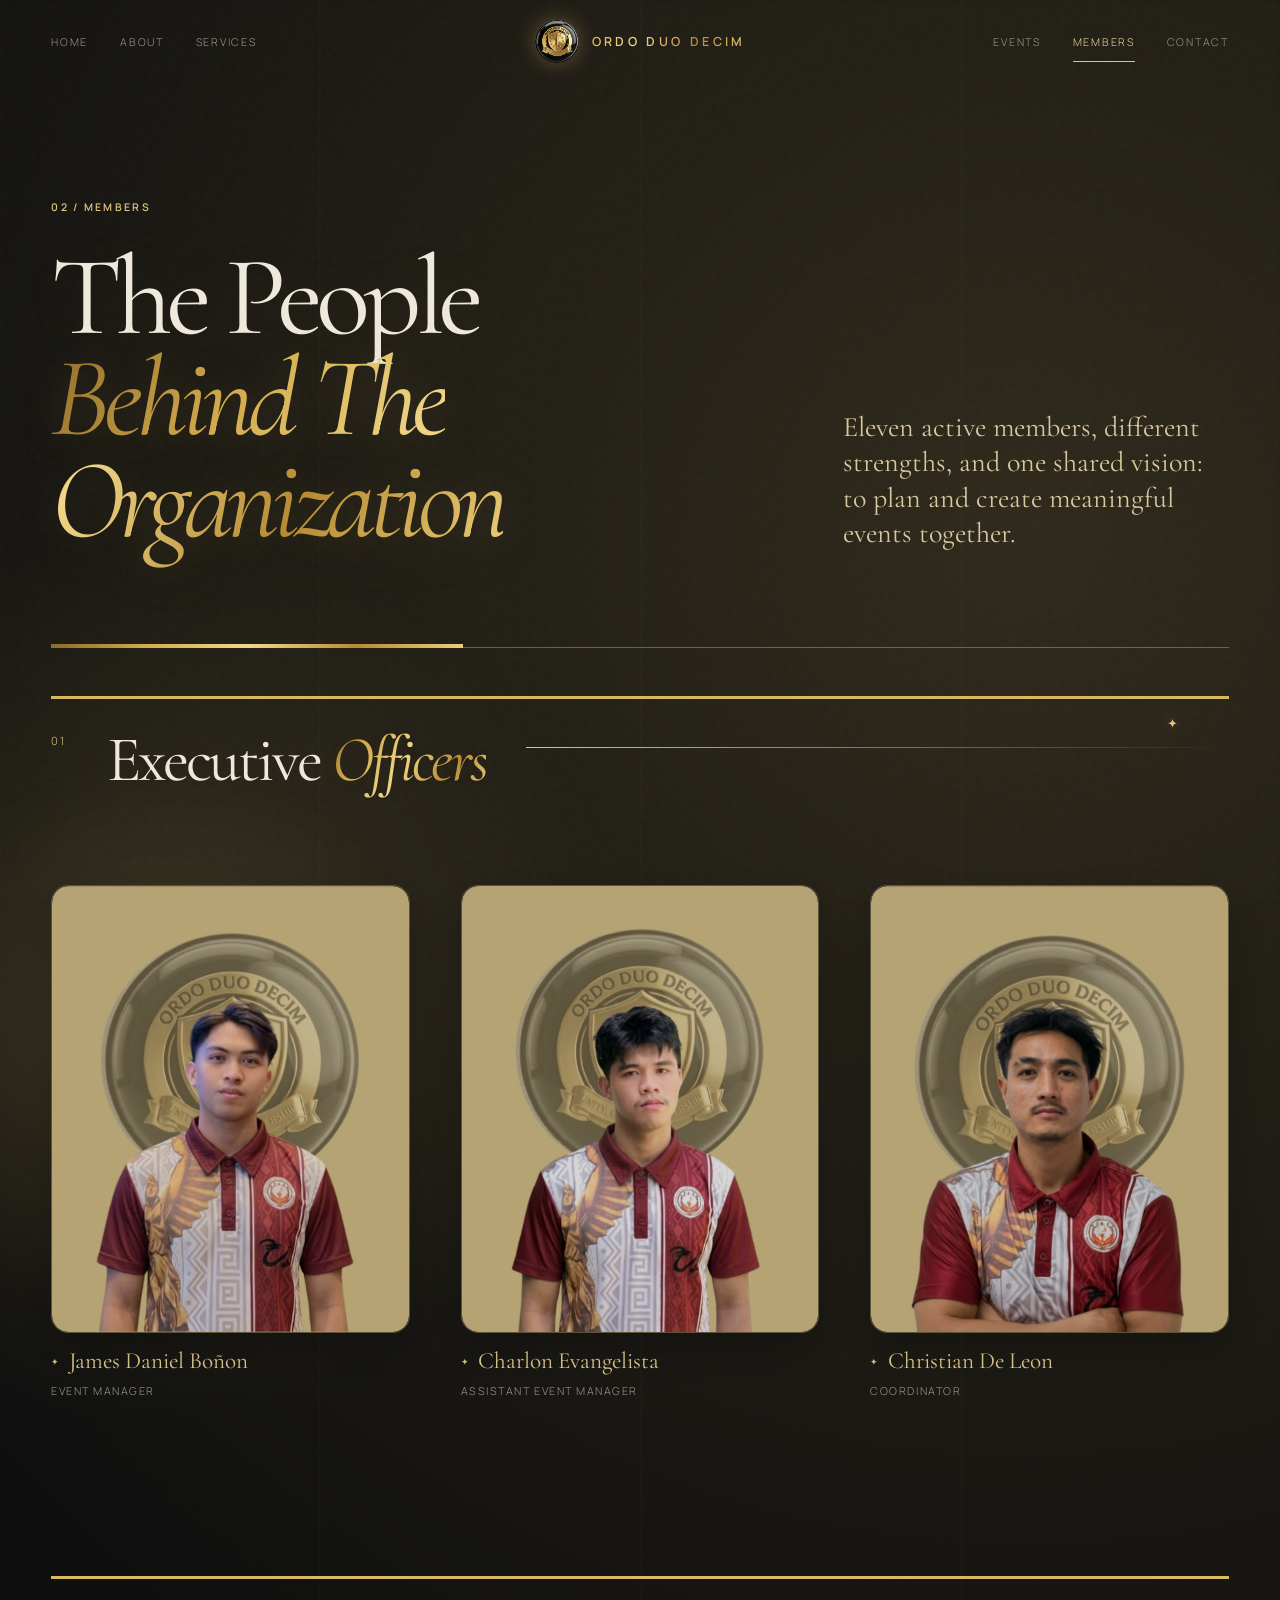
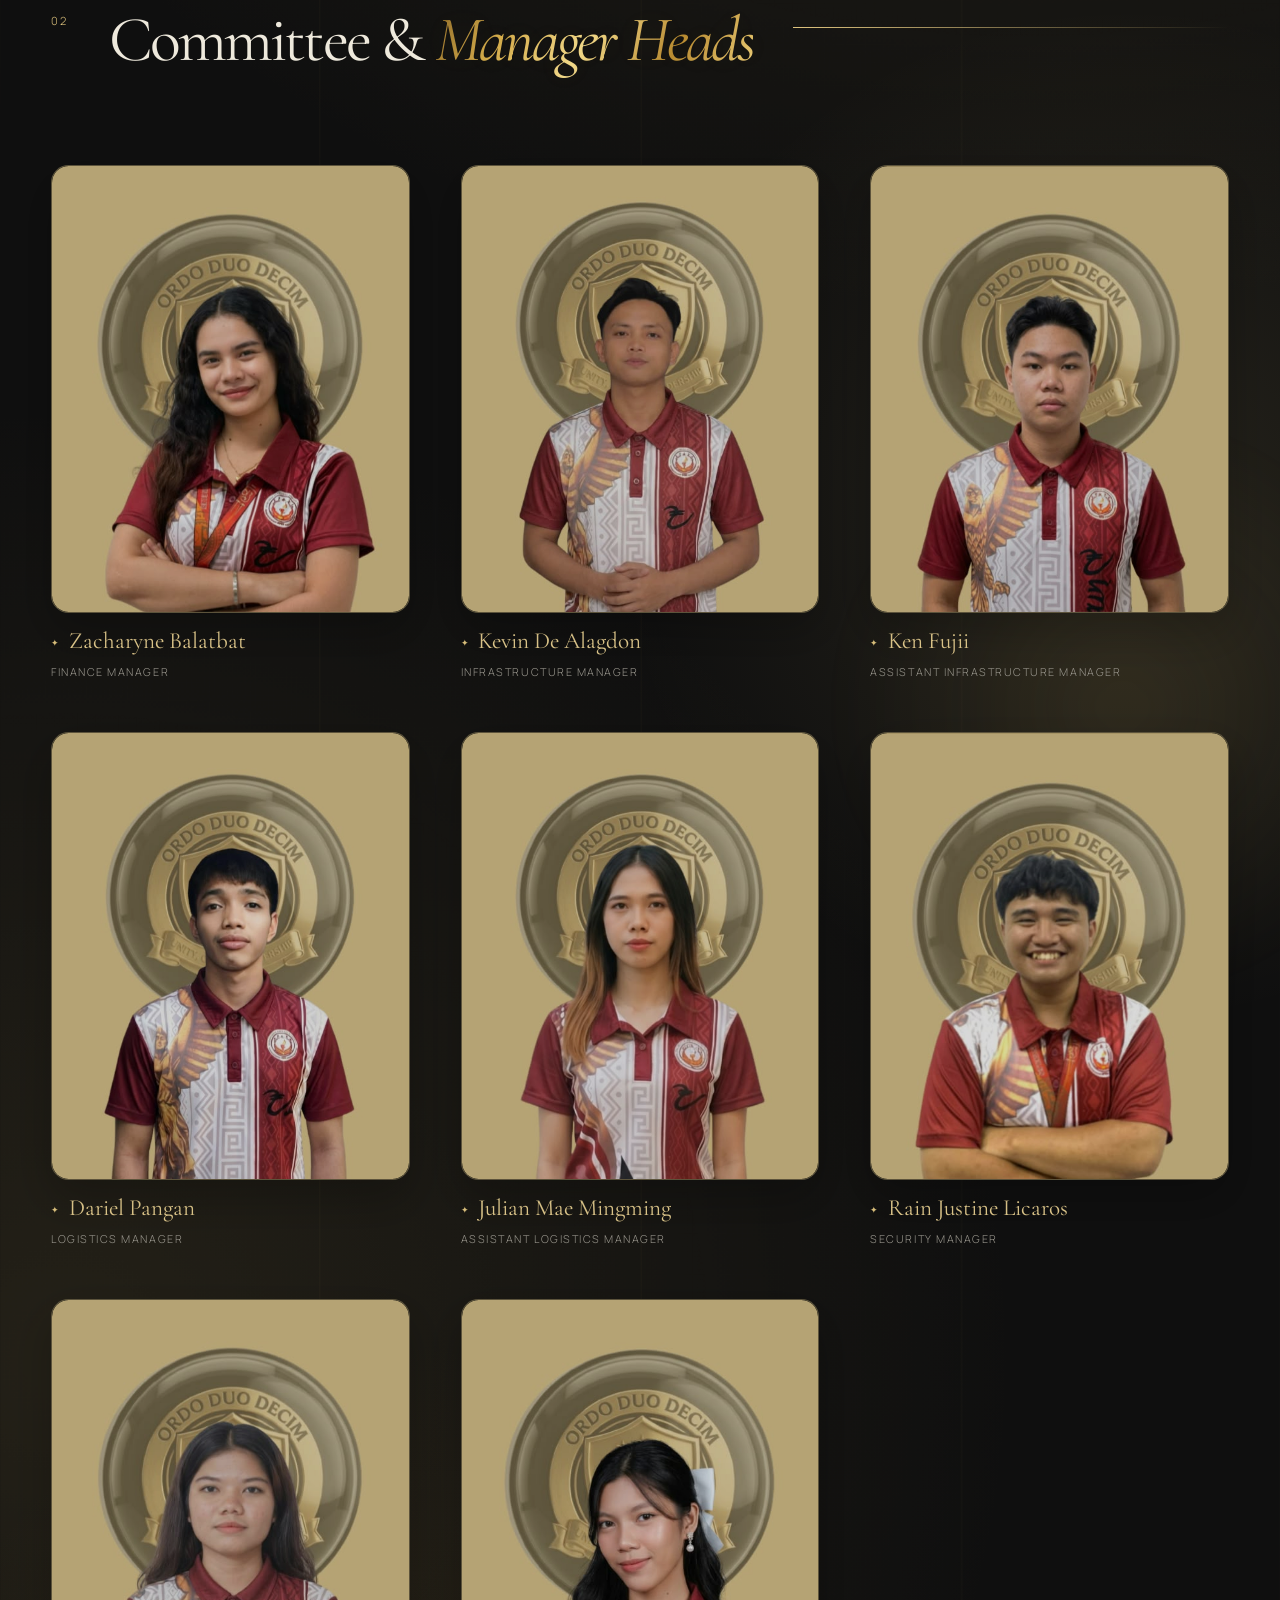
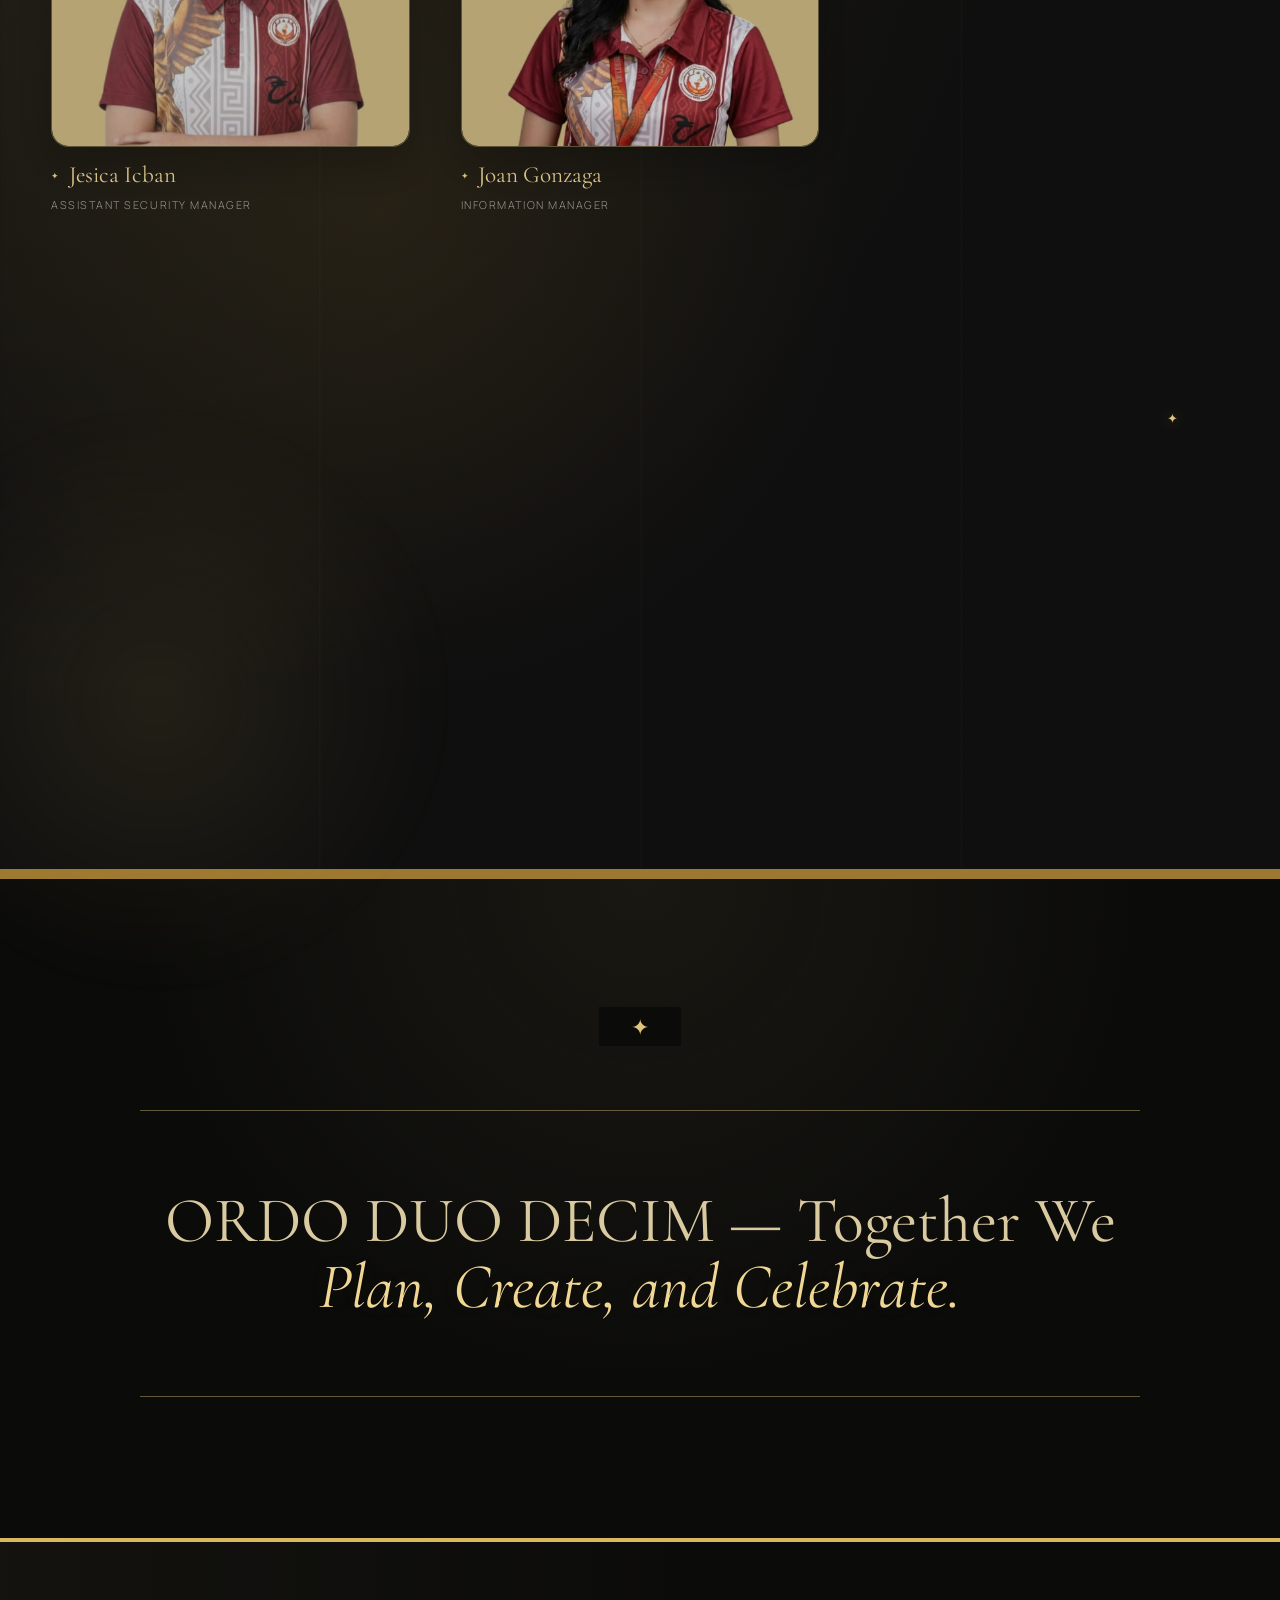
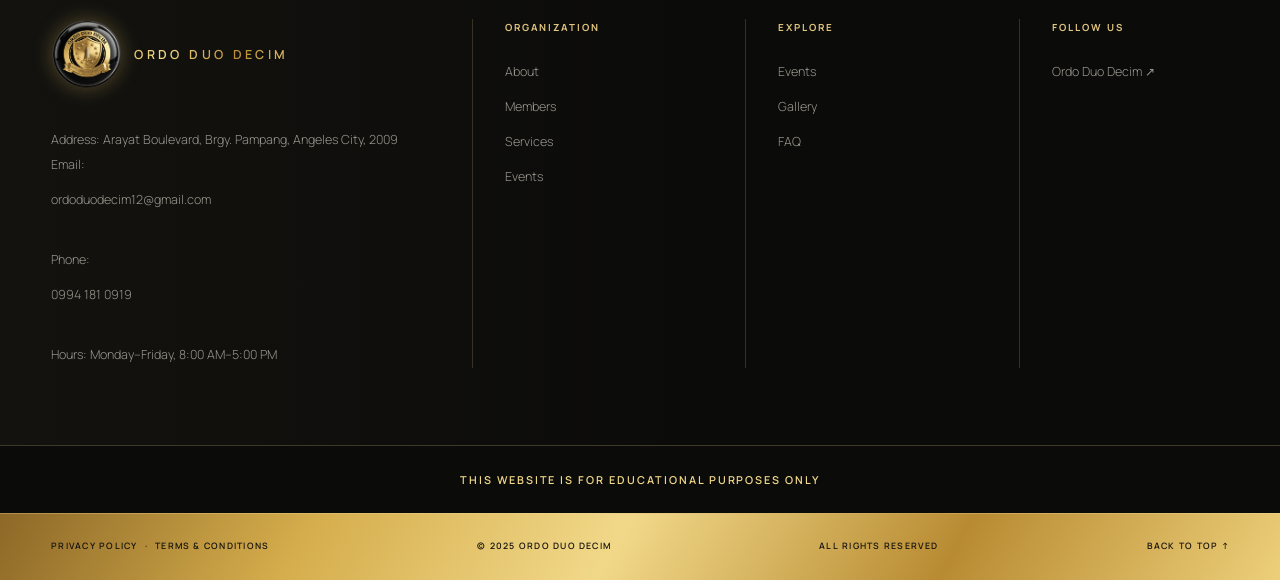
<file: members.html>
<!DOCTYPE html>
<html lang="en">

<head>
    <meta charset="UTF-8">
    <meta name="viewport" content="width=device-width,initial-scale=1">
    <title>Members — Asteria Collective</title>
    <link rel="preconnect" href="https://fonts.googleapis.com">
    <link rel="preconnect" href="https://fonts.gstatic.com" crossorigin>
    <link
        href="https://fonts.googleapis.com/css2?family=Cormorant+Garamond:ital,wght@0,400;0,500;0,600;1,400&family=Manrope:wght@300;400;500;600&display=swap"
        rel="stylesheet">
    <link rel="stylesheet" href="css/style.css">
    <script src="js/script.js" defer></script>
</head>

<body data-page="members">
    <header class="site-header">
        <nav class="nav shell" aria-label="Main navigation">
            <div class="nav-group nav-left"><a href="about.html">About</a><a href="activities.html">Activities</a><a
                    href="projects.html">Events</a></div><a class="brand" href="index.html"><span
                    class="brand-mark">✦</span> ASTERIA</a>
            <div class="nav-group nav-right"><a href="members.html">Members</a><a href="contact.html">Contact</a></div>
            <button class="menu-toggle" aria-label="Open menu" aria-expanded="false"><span></span><span></span></button>
        </nav>
        <div class="mobile-menu"><a href="about.html">About</a><a href="members.html">Members</a><a
                href="activities.html">Activities</a><a href="projects.html">Events</a><a
                href="contact.html">Contact</a></div>
    </header>
    <main>
        <section class="page-hero members-hero shell">
            <div class="reveal">
                <p class="eyebrow">02 / MEMBERS</p>
                <h1>The People<br><em>Behind The Organization</em></h1>
            </div>
            <p class="page-intro reveal">Eleven active members, different strengths, and one shared vision: to plan and
                create meaningful events together.</p>
        </section>
        <section class="people shell">
            <div class="people-heading reveal"><span>01</span>
                <h2>Executive <em>Officers</em></h2>
            </div>
            <div class="portrait-gallery exec-gallery">
                <article class="portrait-card tall reveal">
                    <figure class="arch"><img
                            src="assets/members/James.jpg"
                            alt="James Daniel Boñon"></figure>
                    <h3>James Daniel Boñon</h3>
                    <p>Event Manager</p>
                </article>
                <article class="portrait-card oval-card reveal">
                    <figure class="oval"><img
                            src="assets/members/Charlon.jpg"
                            alt="Charlon Evangelista"></figure>
                    <h3>Charlon Evangelista</h3>
                    <p>Assistant Event Manager</p>
                </article>
                <article class="portrait-card mid reveal">
                    <figure class="capsule"><img
                            src="assets/members/Christian.jpg"
                            alt="Christian De Leon"></figure>
                    <h3>Christian De Leon</h3>
                    <p>Coordinator</p>
                </article>
            </div>
        </section>
        <section class="people shell">
            <div class="people-heading reveal"><span>02</span>
                <h2>Committee & <em>Manager Heads</em></h2>
            </div>
            <div class="portrait-gallery heads-gallery">
                <article class="portrait-card circle-card reveal">
                    <figure class="circle"><img
                            src="assets/members/Zacharyne.jpg"
                            alt="Zacharyne Balatbat"></figure>
                    <h3>Zacharyne Balatbat</h3>
                    <p>Finance Manager</p>
                </article>
                <article class="portrait-card tall reveal">
                    <figure class="soft"><img
                            src="assets/members/Kevin.jpg"
                            alt="Kevin De Alagdon"></figure>
                    <h3>Kevin De Alagdon</h3>
                    <p>Infrastructure Manager</p>
                </article>
                <article class="portrait-card mid reveal">
                    <figure class="arch"><img
                            src="assets/members/Ken.jpg"
                            alt="Ken Fujii"></figure>
                    <h3>Ken Fujii</h3>
                    <p>Assistant Infrastructure Manager</p>
                </article>
                <article class="portrait-card circle-card reveal">
                    <figure class="circle"><img
                            src="assets/members/Dariel.jpg"
                            alt="Dariel Pangan"></figure>
                    <h3>Dariel Pangan</h3>
                    <p>Logistics Manager</p>
                </article>
                <article class="portrait-card tall reveal">
                    <figure class="soft"><img
                            src="assets/members/Julian.jpg"
                            alt="Julian Mae Mingming"></figure>
                    <h3>Julian Mae Mingming</h3>
                    <p>Assistant Logistics Manager</p>
                </article>
                <article class="portrait-card mid reveal">
                    <figure class="arch"><img
                            src="assets/members/rain.jpg"
                            alt="Rain Justine Licaros"></figure>
                    <h3>Rain Justine Licaros</h3>
                    <p>Security Manager</p>
                </article>
                <article class="portrait-card circle-card reveal">
                    <figure class="circle"><img
                            src="assets/members/Jesica.jpg"
                            alt="Jesica Icban"></figure>
                    <h3>Jesica Icban</h3>
                    <p>Assistant Security Manager</p>
                </article>
                <article class="portrait-card tall reveal">
                    <figure class="soft"><img
                            src="assets/members/Joan.jpg"
                            alt="Joan Gonzaga"></figure>
                    <h3>Joan Gonzaga</h3>
                    <p>Information Manager</p>
                </article>
            </div>
        </section>
        <section class="people shell section-pad">
            <div class="people-heading reveal"><span>03</span>
                <h2>One <em>Vision</em></h2>
            </div>
            <div class="names-list reveal"><span><b class="inline-count count-up" data-stat="members">0</b> Active
                    Members</span><span><b class="inline-count count-up" data-count="12">0</b> Minds at Our
                    Beginning</span><span><b class="inline-count count-up" data-count="1">0</b> Shared
                    Vision</span><span>Teamwork</span><span>Creativity</span><span>Leadership</span></div>
        </section>
    </main>
    <footer class="site-footer">
        <div class="shell">
            <blockquote>Building connections, creating experiences, and leaving <em>meaningful impact.</em></blockquote>
            <div class="footer-grid">
                <div><a class="brand" href="index.html"><span class="brand-mark">✦</span> ASTERIA</a>
                    <p>Arayat Boulevard, Brgy. Pampang, Angeles City, 2009<br><a href="mailto:ordoduodecim12@gmail.com">ordoduodecim12@gmail.com</a><br><a href="tel:+639941810919">0994 181 0919</a></p>
                </div>
                <div>
                    <h4>Organization</h4><a href="about.html">About</a><a href="members.html">Members</a><a
                        href="activities.html">Activities</a><a href="projects.html">Events</a>
                </div>
                <div>
                    <h4>Explore</h4><a href="projects.html">Events</a><a href="projects.html">Gallery</a><a
                        href="contact.html#faq">FAQ</a>
                </div>
                <div>
                    <h4>Follow us</h4><a href="https://www.facebook.com/share/19VWYMyxks/" target="_blank" rel="noopener noreferrer">Ordo Duo Decim ↗</a>
                </div>
            </div>
            <div class="footer-bottom"><span>© 2026 Asteria Collective</span><span>All Rights Reserved</span><a
                    href="#top">Back to top ↑</a></div>
        </div>
    </footer>
</body>

</html>
</file>
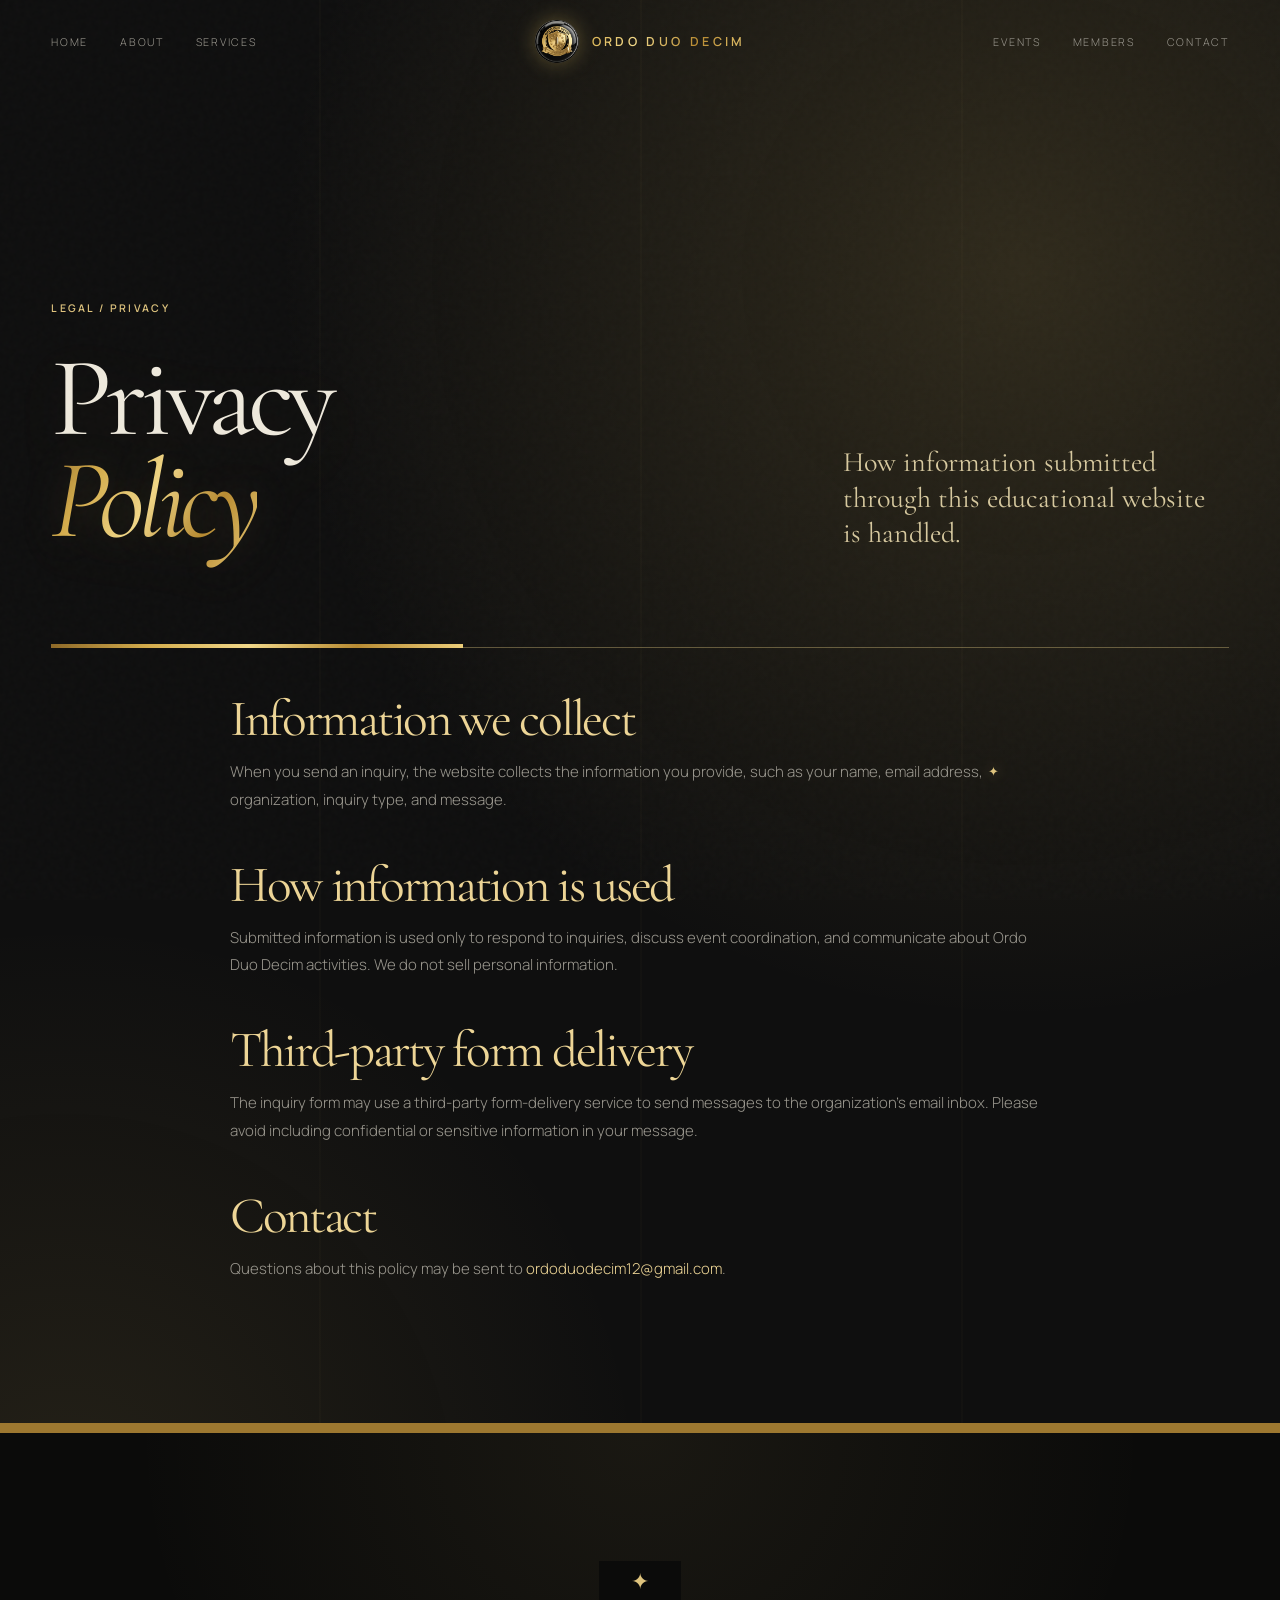
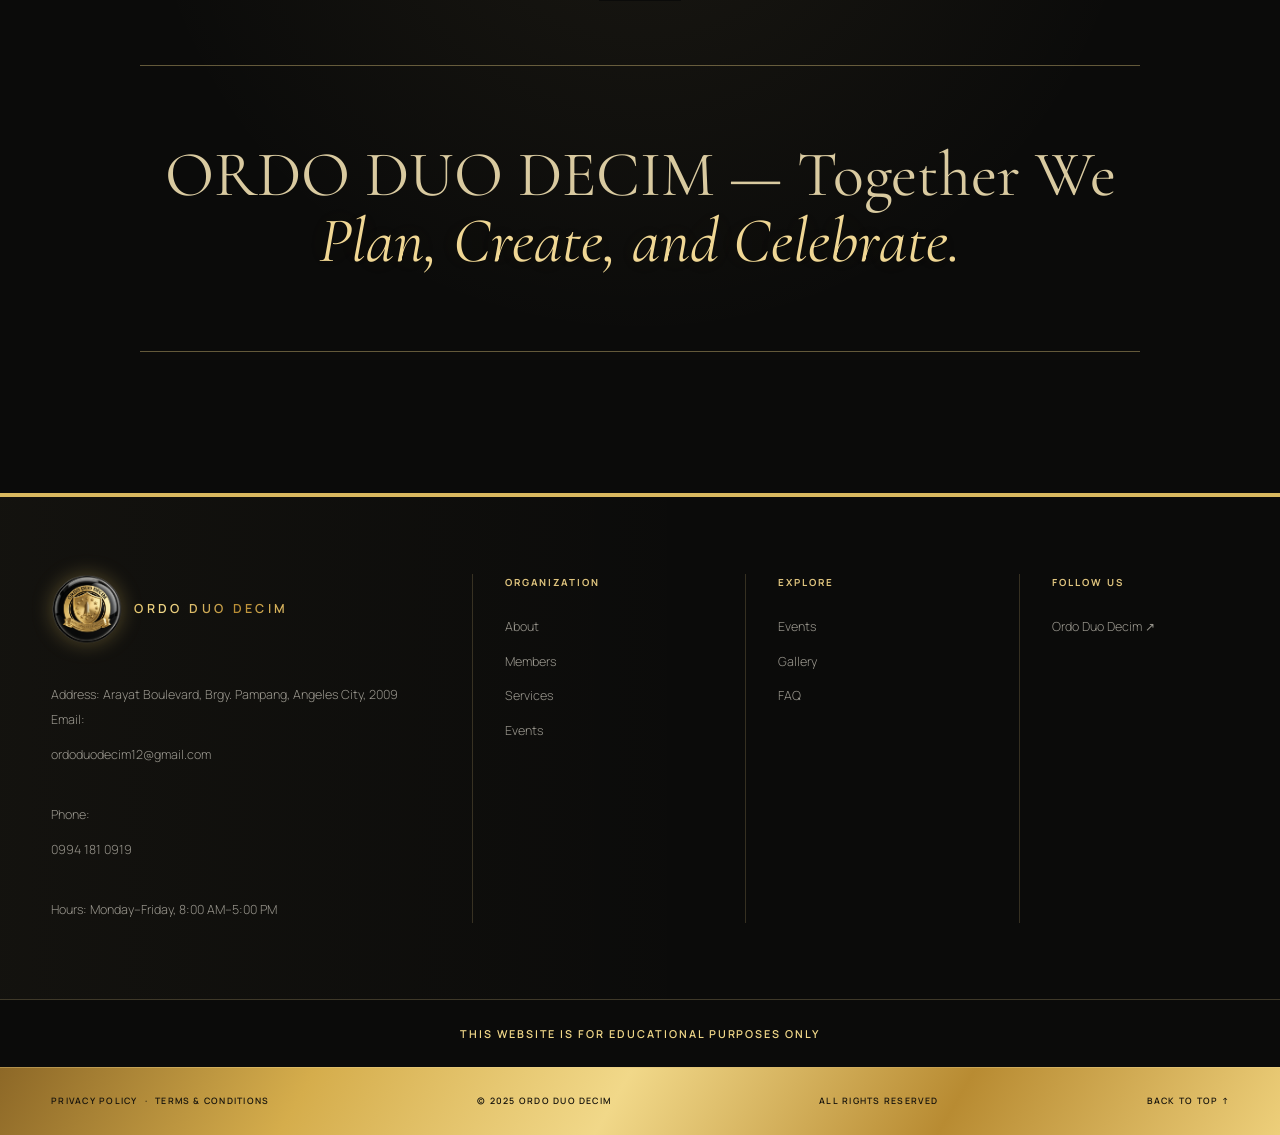
<file: privacy.html>
<!DOCTYPE html>
<html lang="en">
<head>
  <meta charset="UTF-8"><meta name="viewport" content="width=device-width, initial-scale=1">
  <meta name="description" content="Privacy policy for the Ordo Duo Decim educational organization website.">
  <title>Privacy Policy — Ordo Duo Decim</title>
  <link rel="preconnect" href="https://fonts.googleapis.com"><link rel="preconnect" href="https://fonts.gstatic.com" crossorigin>
  <link href="https://fonts.googleapis.com/css2?family=Cormorant+Garamond:ital,wght@0,400;0,500;0,600;1,400&family=Manrope:wght@300;400;500;600&display=swap" rel="stylesheet">
  <link rel="stylesheet" href="css/style.css"><script src="js/script.js" defer></script>
</head>
<body data-page="legal" id="top">
  <header class="site-header"><nav class="nav shell" aria-label="Main navigation"><div class="nav-group nav-left"><a href="about.html">About</a><a href="activities.html">Activities</a><a href="projects.html">Events</a></div><a class="brand" href="index.html"><span class="brand-mark">✦</span> ORDO DUO DECIM</a><div class="nav-group nav-right"><a href="members.html">Members</a><a href="contact.html">Contact</a></div><button class="menu-toggle" aria-label="Open menu" aria-expanded="false"><span></span><span></span></button></nav><div class="mobile-menu"><a href="about.html">About</a><a href="members.html">Members</a><a href="activities.html">Activities</a><a href="projects.html">Events</a><a href="contact.html">Contact</a></div></header>
  <main><section class="page-hero simple shell"><div class="reveal"><p class="eyebrow">LEGAL / PRIVACY</p><h1>Privacy<br><em>Policy</em></h1></div><p class="page-intro reveal">How information submitted through this educational website is handled.</p></section>
    <section class="legal-copy shell reveal">
      <h2>Information we collect</h2><p>When you send an inquiry, the website collects the information you provide, such as your name, email address, organization, inquiry type, and message.</p>
      <h2>How information is used</h2><p>Submitted information is used only to respond to inquiries, discuss event coordination, and communicate about Ordo Duo Decim activities. We do not sell personal information.</p>
      <h2>Third-party form delivery</h2><p>The inquiry form may use a third-party form-delivery service to send messages to the organization’s email inbox. Please avoid including confidential or sensitive information in your message.</p>
      <h2>Contact</h2><p>Questions about this policy may be sent to <a href="mailto:ordoduodecim12@gmail.com">ordoduodecim12@gmail.com</a>.</p>
    </section>
  </main>
  <footer class="site-footer"><div class="shell"><blockquote>ORDO DUO DECIM — Together We <em>Plan, Create, and Celebrate.</em></blockquote><div class="footer-grid"><div><a class="brand" href="index.html"><span class="brand-mark">✦</span> ORDO DUO DECIM</a><p></p></div><div><h4>Organization</h4><a href="about.html">About</a><a href="members.html">Members</a><a href="activities.html">Activities</a><a href="projects.html">Events</a></div><div><h4>Explore</h4><a href="projects.html">Events</a><a href="projects.html">Gallery</a><a href="contact.html#faq">FAQ</a></div><div><h4>Follow us</h4><a href="#">Facebook ↗</a></div></div><div class="footer-bottom"><span>© 2025 Ordo Duo Decim</span><span>All Rights Reserved</span><a href="#top">Back to top ↑</a></div></div></footer>
</body></html>
</file>
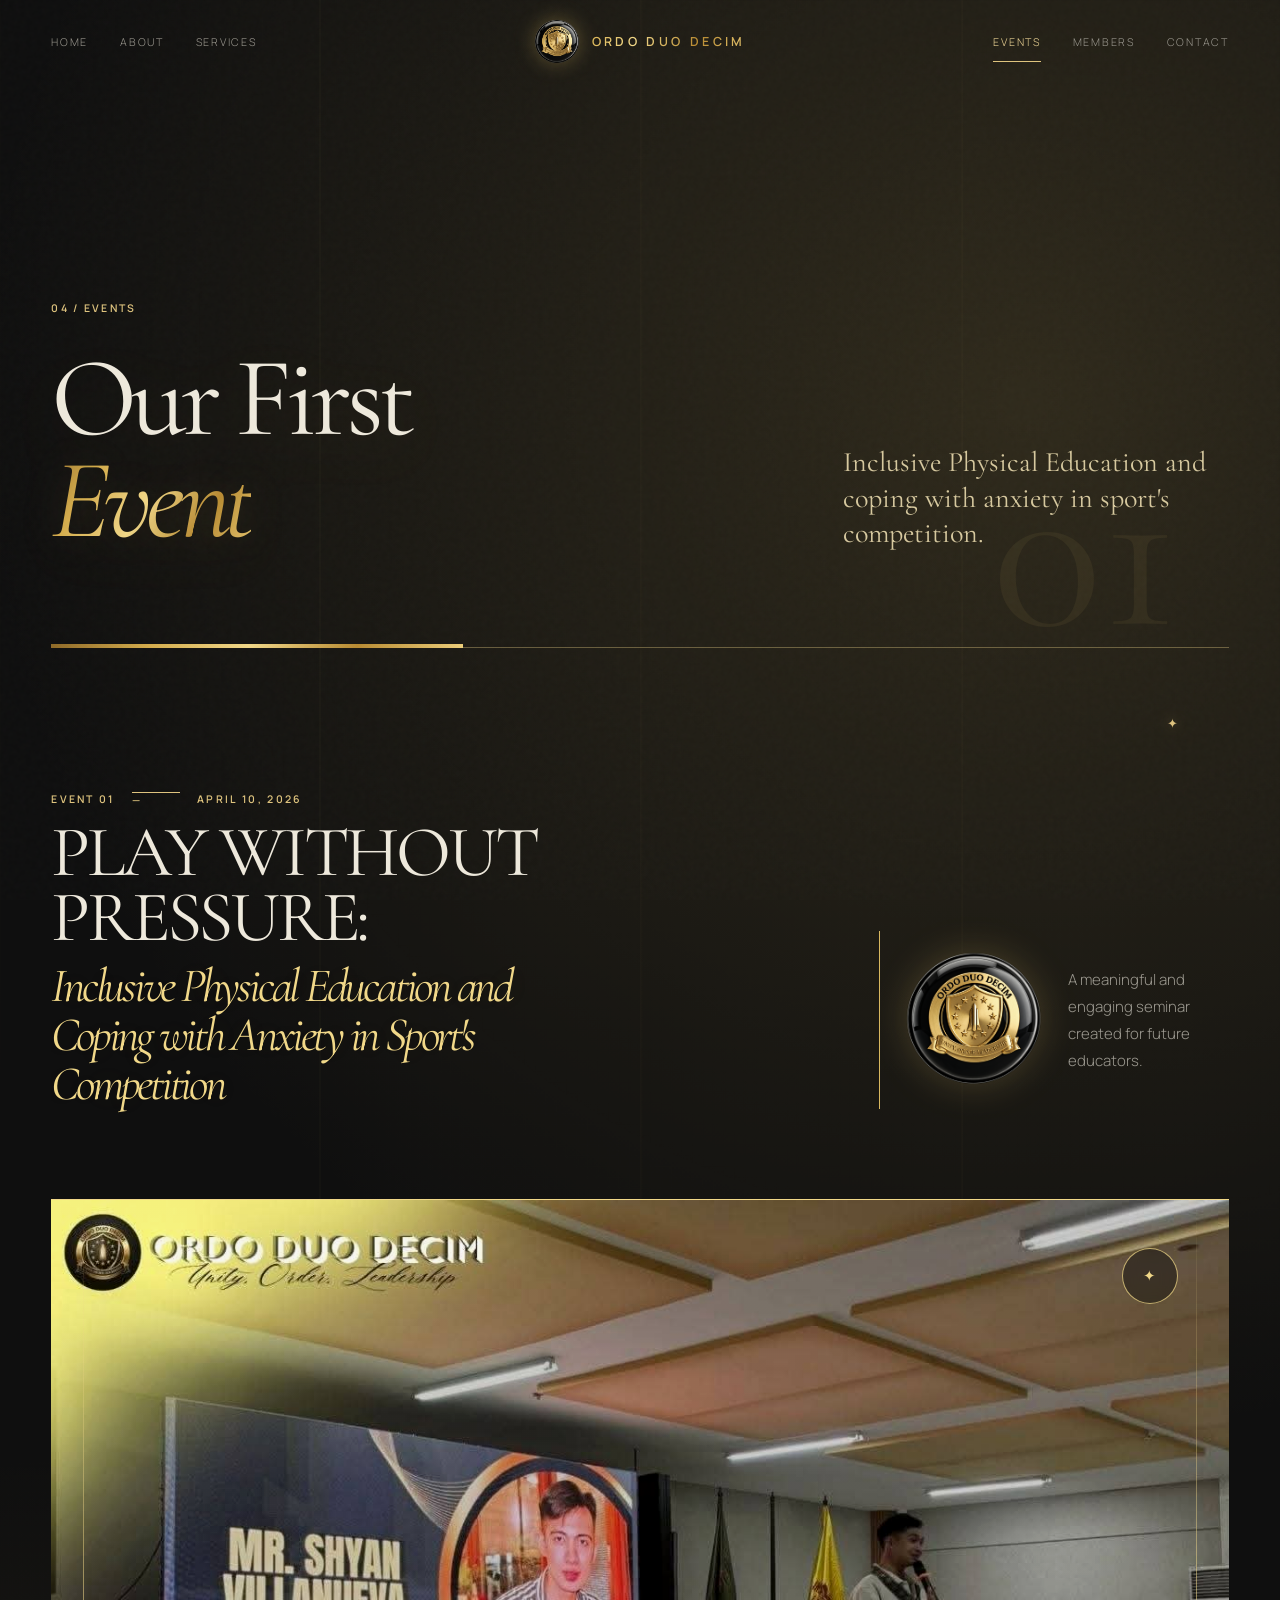
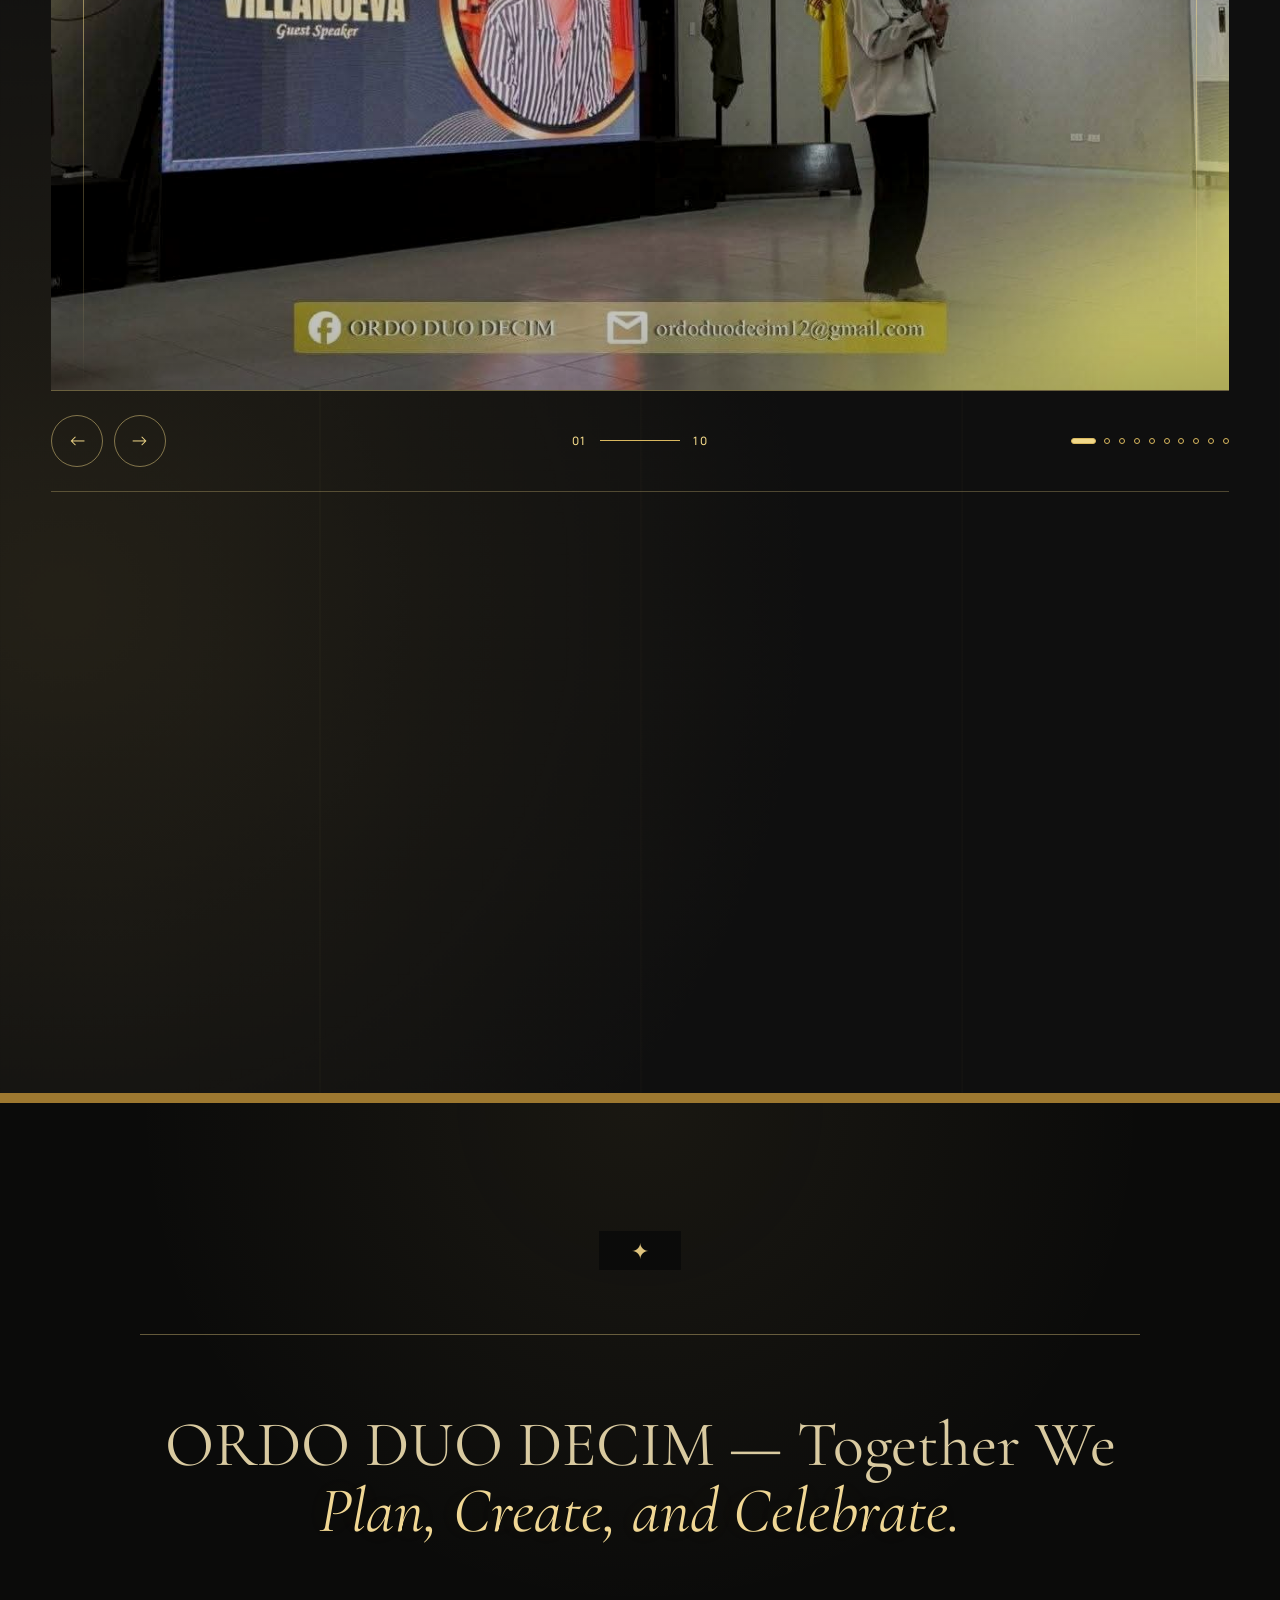
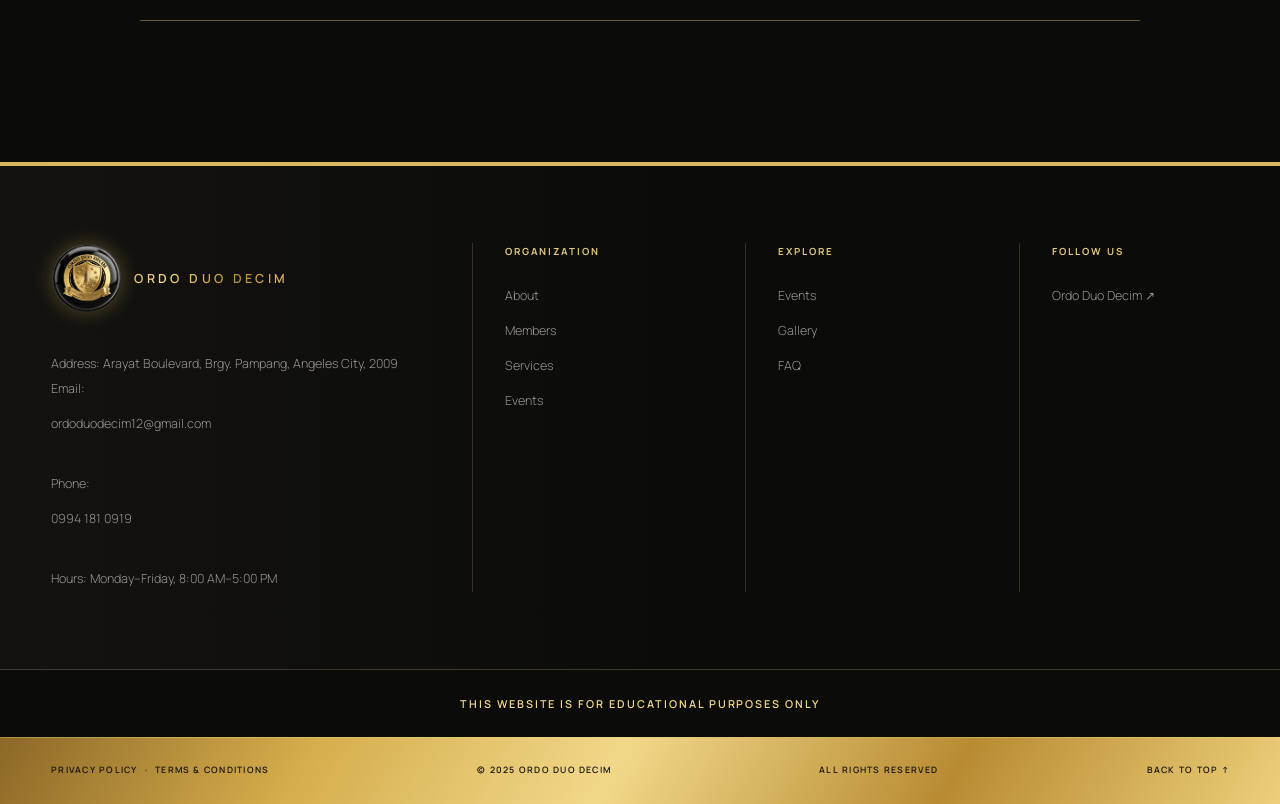
<file: projects.html>
<!DOCTYPE html>
<html lang="en">
<head>
  <meta charset="UTF-8">
  <meta name="viewport" content="width=device-width, initial-scale=1">
  <meta name="description" content="Play Without Pressure: an Ordo Duo Decim seminar on inclusive Physical Education and coping with anxiety in sports competition.">
  <title>Events — Ordo Duo Decim</title>
  <link rel="preconnect" href="https://fonts.googleapis.com">
  <link rel="preconnect" href="https://fonts.gstatic.com" crossorigin>
  <link href="https://fonts.googleapis.com/css2?family=Cormorant+Garamond:ital,wght@0,400;0,500;0,600;1,400&family=Manrope:wght@300;400;500;600&display=swap" rel="stylesheet">
  <link rel="stylesheet" href="css/style.css">
  <script src="js/script.js" defer></script>
</head>
<body data-page="projects" id="top">
  <header class="site-header">
    <nav class="nav shell" aria-label="Main navigation">
      <div class="nav-group nav-left"><a href="about.html">About</a><a href="activities.html">Activities</a><a href="projects.html">Events</a></div>
      <a class="brand" href="index.html"><span class="brand-mark">✦</span> ORDO DUO DECIM</a>
      <div class="nav-group nav-right"><a href="members.html">Members</a><a href="contact.html">Contact</a></div>
      <button class="menu-toggle" aria-label="Open menu" aria-expanded="false"><span></span><span></span></button>
    </nav>
    <div class="mobile-menu"><a href="about.html">About</a><a href="members.html">Members</a><a href="activities.html">Activities</a><a href="projects.html">Events</a><a href="contact.html">Contact</a></div>
  </header>

  <main>
    <section class="page-hero simple events-hero shell">
      <div class="reveal"><p class="eyebrow">04 / EVENTS</p><h1>Our First<br><em>Event</em></h1></div>
      <p class="page-intro reveal">Inclusive Physical Education and coping with anxiety in sport's competition.</p>
    </section>

    <section class="event-feature shell" aria-labelledby="event-one-title">
      <header class="event-feature-heading reveal">
        <div><p class="eyebrow">EVENT 01 <span aria-hidden="true">—</span> APRIL 10, 2026</p><h2 class="event-title" id="event-one-title">PLAY WITHOUT PRESSURE: <em>Inclusive Physical Education and Coping with Anxiety in Sport's Competition</em></h2></div>
        <div class="event-intro"><img class="event-logo-seal" src="assets/logo-hd.png" alt="Ordo Duo Decim organization logo"><p>A meaningful and engaging seminar created for future educators.</p></div>
      </header>

      <div class="event-carousel reveal" data-carousel role="region" aria-roledescription="carousel" aria-label="Our first event photo gallery" tabindex="0">
        <div class="carousel-viewport">
          <div class="carousel-track">
            <figure class="carousel-slide is-active" aria-hidden="false"><img src="assets/event1.jpg" alt="Ordo Duo Decim first event, photo 1"></figure>
            <figure class="carousel-slide" aria-hidden="true"><img src="assets/event2.jpg" alt="Ordo Duo Decim first event, photo 2" loading="lazy"></figure>
            <figure class="carousel-slide" aria-hidden="true"><img src="assets/event3.jpg" alt="Ordo Duo Decim first event, photo 3" loading="lazy"></figure>
            <figure class="carousel-slide" aria-hidden="true"><img src="assets/event4.jpg" alt="Ordo Duo Decim first event, photo 4" loading="lazy"></figure>
            <figure class="carousel-slide" aria-hidden="true"><img src="assets/event5.jpg" alt="Ordo Duo Decim first event, photo 5" loading="lazy"></figure>
            <figure class="carousel-slide" aria-hidden="true"><img src="assets/event6.jpg" alt="Ordo Duo Decim first event, photo 6" loading="lazy"></figure>
            <figure class="carousel-slide" aria-hidden="true"><img src="assets/event7.jpg" alt="Ordo Duo Decim first event, photo 7" loading="lazy"></figure>
            <figure class="carousel-slide" aria-hidden="true"><img src="assets/event8.jpg" alt="Ordo Duo Decim first event, photo 8" loading="lazy"></figure>
            <figure class="carousel-slide" aria-hidden="true"><img src="assets/event9.jpg" alt="Ordo Duo Decim first event, photo 9" loading="lazy"></figure>
            <figure class="carousel-slide" aria-hidden="true"><img src="assets/event10.jpg" alt="Ordo Duo Decim first event, photo 10" loading="lazy"></figure>
          </div>
          <span class="carousel-ornament" aria-hidden="true">✦</span>
        </div>
        <div class="carousel-controls">
          <div class="carousel-arrows"><button class="carousel-arrow carousel-prev" type="button" aria-label="Previous photo">←</button><button class="carousel-arrow carousel-next" type="button" aria-label="Next photo">→</button></div>
          <p class="carousel-counter" aria-live="polite"><span data-current>01</span><i></i><span>10</span></p>
          <div class="carousel-dots" aria-label="Choose a photo"></div>
        </div>
      </div>

      <div class="event-details reveal">
        <p class="eyebrow">ABOUT THE EVENT</p>
        <blockquote>This seminar was actively participated in by students, making it a meaningful and engaging learning experience for future educators. Through initiatives like this, we continue to strengthen our commitment to building an inclusive, supportive, and learner-centered Physical Education environment. This initiative supports inclusive education by promoting equal access, participation, and respect for all learners in Physical Education.</blockquote>
        <a class="text-link" href="contact.html">PLAN WITH US <span>→</span></a>
      </div>
    </section>
  </main>

  <footer class="site-footer">
    <div class="shell">
      <blockquote>ORDO DUO DECIM — Together We <em>Plan, Create, and Celebrate.</em></blockquote>
      <div class="footer-grid">
        <div><a class="brand" href="index.html"><span class="brand-mark">✦</span> ORDO DUO DECIM</a><p>Address: Arayat Boulevard, Brgy. Pampang, Angeles City, 2009<br>Email: <a href="mailto:ordoduodecim12@gmail.com">ordoduodecim12@gmail.com</a><br>Phone: <a href="tel:+639941810919">0994 181 0919</a></p></div>
        <div><h4>Organization</h4><a href="about.html">About</a><a href="members.html">Members</a><a href="activities.html">Activities</a><a href="projects.html">Events</a></div>
        <div><h4>Explore</h4><a href="projects.html">Events</a><a href="projects.html">Gallery</a><a href="contact.html#faq">FAQ</a></div>
        <div><h4>Follow us</h4><a href="https://www.facebook.com/share/19VWYMyxks/" target="_blank" rel="noopener noreferrer">Ordo Duo Decim ↗</a></div>
      </div>
      <div class="footer-bottom"><span>© 2025 Ordo Duo Decim</span><span>All Rights Reserved</span><a href="#top">Back to top ↑</a></div>
    </div>
  </footer>
</body>
</html>
</file>
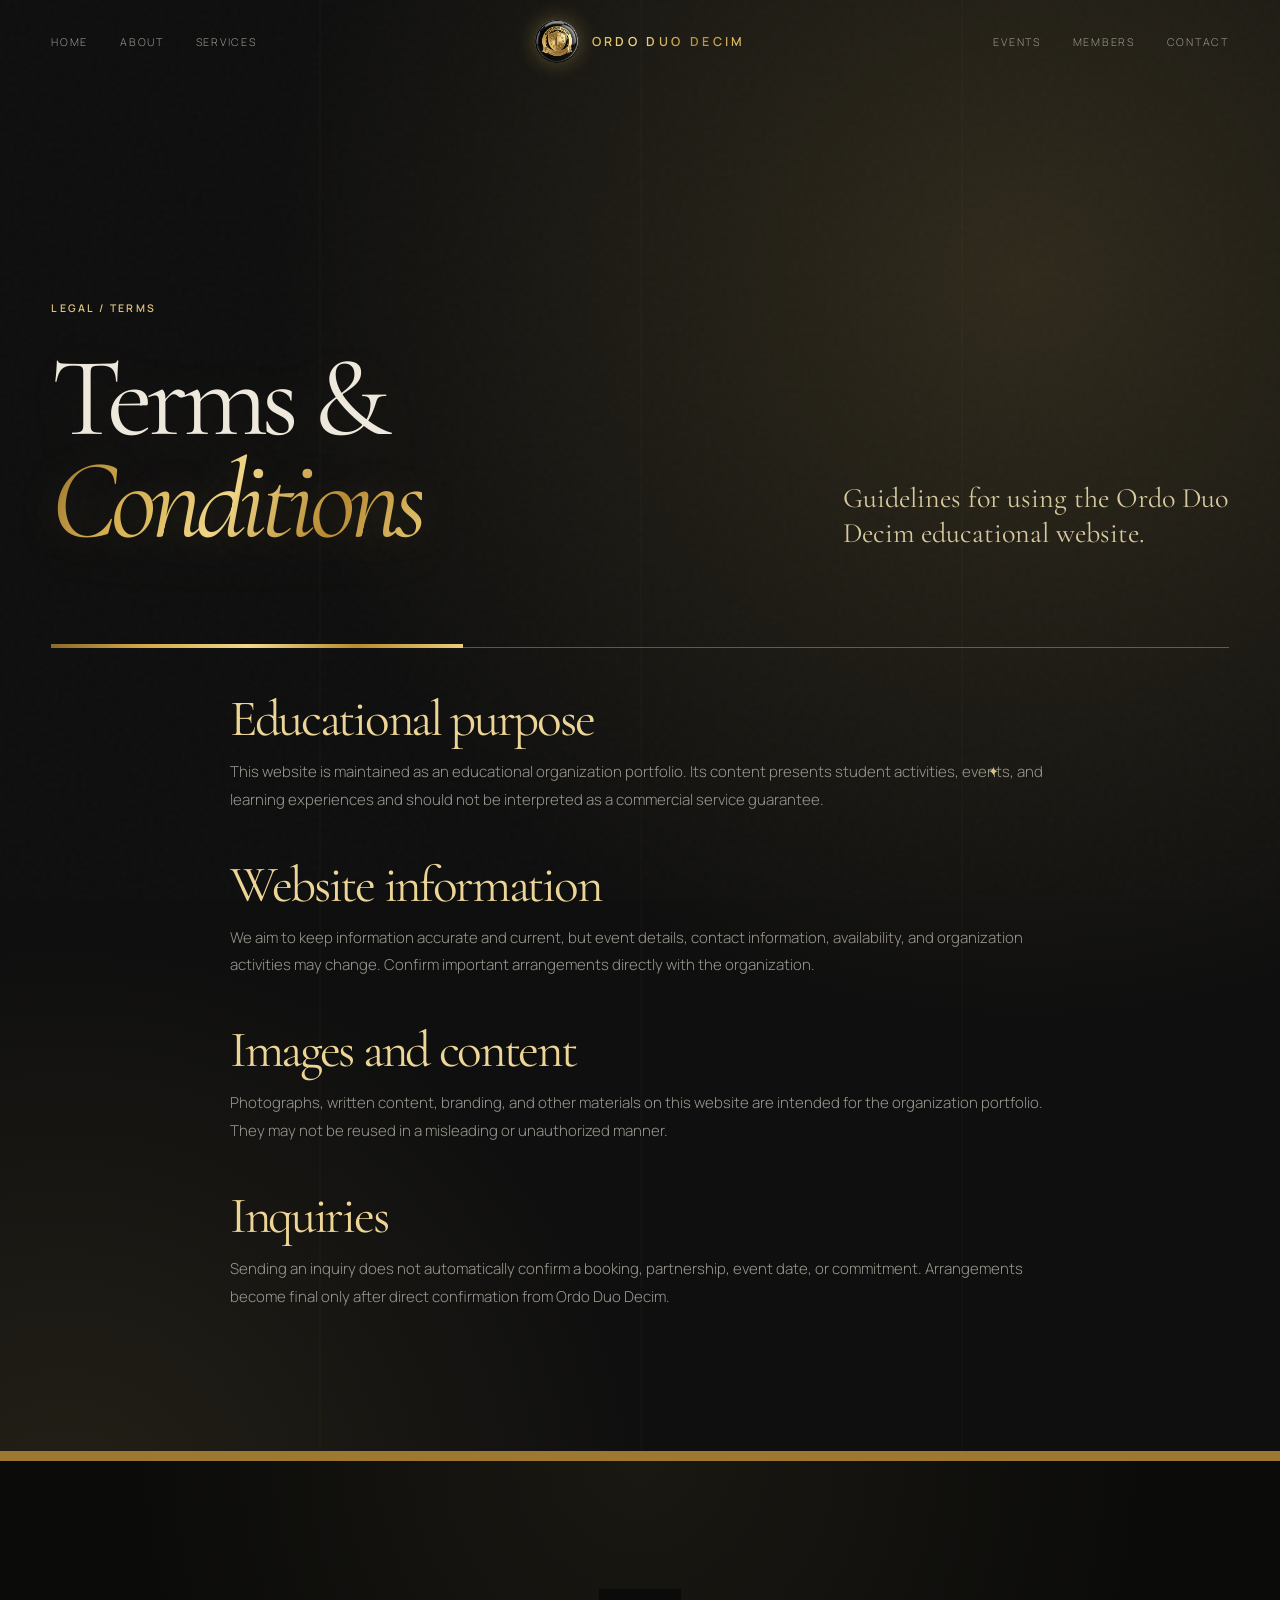
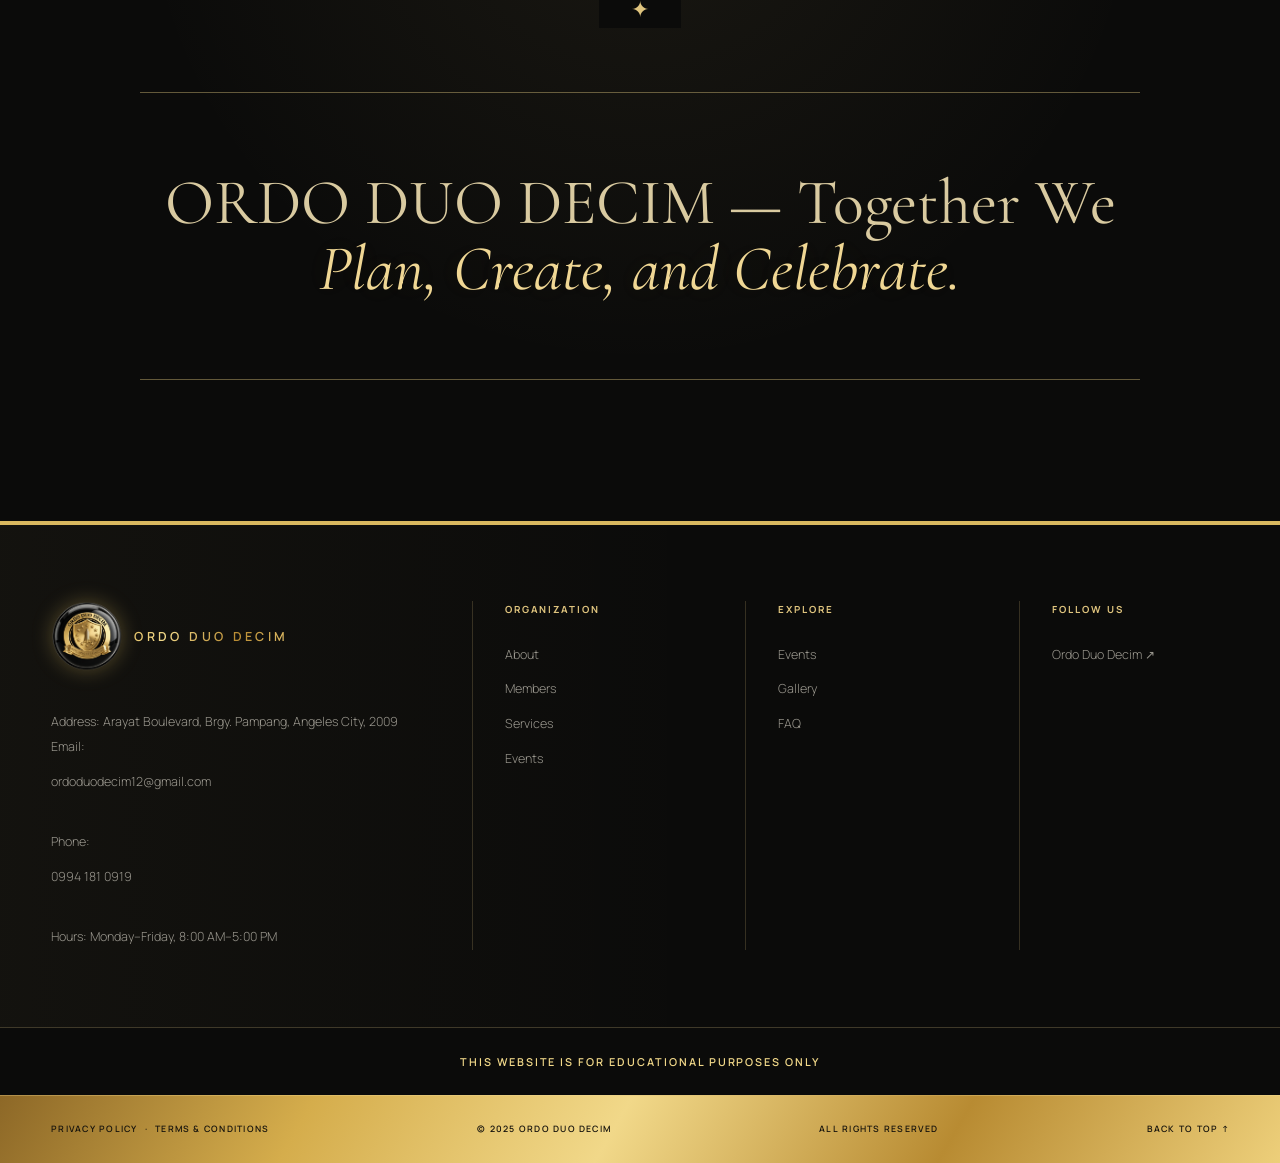
<file: terms.html>
<!DOCTYPE html>
<html lang="en">
<head>
  <meta charset="UTF-8"><meta name="viewport" content="width=device-width, initial-scale=1">
  <meta name="description" content="Terms and conditions for the Ordo Duo Decim educational organization website.">
  <title>Terms and Conditions — Ordo Duo Decim</title>
  <link rel="preconnect" href="https://fonts.googleapis.com"><link rel="preconnect" href="https://fonts.gstatic.com" crossorigin>
  <link href="https://fonts.googleapis.com/css2?family=Cormorant+Garamond:ital,wght@0,400;0,500;0,600;1,400&family=Manrope:wght@300;400;500;600&display=swap" rel="stylesheet">
  <link rel="stylesheet" href="css/style.css"><script src="js/script.js" defer></script>
</head>
<body data-page="legal" id="top">
  <header class="site-header"><nav class="nav shell" aria-label="Main navigation"><div class="nav-group nav-left"><a href="about.html">About</a><a href="activities.html">Activities</a><a href="projects.html">Events</a></div><a class="brand" href="index.html"><span class="brand-mark">✦</span> ORDO DUO DECIM</a><div class="nav-group nav-right"><a href="members.html">Members</a><a href="contact.html">Contact</a></div><button class="menu-toggle" aria-label="Open menu" aria-expanded="false"><span></span><span></span></button></nav><div class="mobile-menu"><a href="about.html">About</a><a href="members.html">Members</a><a href="activities.html">Activities</a><a href="projects.html">Events</a><a href="contact.html">Contact</a></div></header>
  <main><section class="page-hero simple shell"><div class="reveal"><p class="eyebrow">LEGAL / TERMS</p><h1>Terms &amp;<br><em>Conditions</em></h1></div><p class="page-intro reveal">Guidelines for using the Ordo Duo Decim educational website.</p></section>
    <section class="legal-copy shell reveal">
      <h2>Educational purpose</h2><p>This website is maintained as an educational organization portfolio. Its content presents student activities, events, and learning experiences and should not be interpreted as a commercial service guarantee.</p>
      <h2>Website information</h2><p>We aim to keep information accurate and current, but event details, contact information, availability, and organization activities may change. Confirm important arrangements directly with the organization.</p>
      <h2>Images and content</h2><p>Photographs, written content, branding, and other materials on this website are intended for the organization portfolio. They may not be reused in a misleading or unauthorized manner.</p>
      <h2>Inquiries</h2><p>Sending an inquiry does not automatically confirm a booking, partnership, event date, or commitment. Arrangements become final only after direct confirmation from Ordo Duo Decim.</p>
    </section>
  </main>
  <footer class="site-footer"><div class="shell"><blockquote>ORDO DUO DECIM — Together We <em>Plan, Create, and Celebrate.</em></blockquote><div class="footer-grid"><div><a class="brand" href="index.html"><span class="brand-mark">✦</span> ORDO DUO DECIM</a><p></p></div><div><h4>Organization</h4><a href="about.html">About</a><a href="members.html">Members</a><a href="activities.html">Activities</a><a href="projects.html">Events</a></div><div><h4>Explore</h4><a href="projects.html">Events</a><a href="projects.html">Gallery</a><a href="contact.html#faq">FAQ</a></div><div><h4>Follow us</h4><a href="#">Facebook ↗</a></div></div><div class="footer-bottom"><span>© 2025 Ordo Duo Decim</span><span>All Rights Reserved</span><a href="#top">Back to top ↑</a></div></div></footer>
</body></html>
</file>
<file: css/style.css>
/* RESET */
*,*::before,*::after{box-sizing:border-box}html{scroll-behavior:smooth}body,h1,h2,h3,h4,p,figure,blockquote,dl,dd{margin:0}img{display:block;width:100%;height:100%;object-fit:cover}a{color:inherit;text-decoration:none}button,input,select,textarea{font:inherit;color:inherit}button{border:0;background:none;cursor:pointer}

/* VARIABLES */
:root{--bg:#0f0f0f;--bg-alt:#191916;--bg-deep:#0b0b0a;--text:#eee9dc;--muted:#9a978e;--accent:#dfc47e;--accent-light:#edd596;--accent-soft:rgba(223,196,126,.1);--border:rgba(229,204,140,.32);--serif:'Cormorant Garamond',Georgia,serif;--sans:'Manrope',Arial,sans-serif;--max:1320px;--pad:clamp(1.25rem,4vw,4.25rem);--section:clamp(6rem,11vw,10rem)}

/* GLOBAL */
html{background:var(--bg)}body{background:radial-gradient(circle at 84% 13%,rgba(216,188,120,.045),transparent 28%),var(--bg);color:var(--text);font:300 15px/1.75 var(--sans);overflow-x:hidden}body::before{content:"";position:fixed;inset:0;pointer-events:none;opacity:.025;z-index:20;background-image:url("data:image/svg+xml,%3Csvg viewBox='0 0 180 180' xmlns='http://www.w3.org/2000/svg'%3E%3Cfilter id='n'%3E%3CfeTurbulence type='fractalNoise' baseFrequency='.9' numOctaves='2' stitchTiles='stitch'/%3E%3C/filter%3E%3Crect width='100%25' height='100%25' filter='url(%23n)' opacity='.8'/%3E%3C/svg%3E")}.shell{width:min(var(--max),calc(100% - var(--pad)*2));margin-inline:auto}.section-pad{padding-block:var(--section)}::selection{background:var(--accent);color:var(--bg)}
.arch{overflow:hidden;border-radius:50% 50% 1.2rem 1.2rem}.oval,.circle,.capsule,.soft{overflow:hidden}.oval{border-radius:50%}.circle{border-radius:50%;aspect-ratio:1}.capsule{border-radius:999px}.soft{border-radius:.5rem 4rem .5rem .5rem}.number,.project-index{font-size:.7rem;letter-spacing:.18em;color:var(--accent)}

/* TYPOGRAPHY */
h1,h2,h3,blockquote{font-family:var(--serif);font-weight:400;line-height:.9}h1{font-size:clamp(4rem,8.8vw,8.8rem);letter-spacing:-.055em}h2{font-size:clamp(3.5rem,6.8vw,6.5rem);letter-spacing:-.045em}em{font-weight:400;color:var(--accent-light)}.eyebrow{font-size:.66rem;line-height:1.4;letter-spacing:.22em;text-transform:uppercase;color:var(--accent);font-weight:500}.eyebrow span{display:inline-block;width:3rem;border-top:1px solid var(--border);vertical-align:middle;margin:.2rem .8rem}.lede{max-width:25rem;color:var(--muted)}.text-link{display:inline-flex;align-items:center;gap:.9rem;text-transform:uppercase;letter-spacing:.16em;font-size:.66rem;font-weight:600;padding-block:.5rem;position:relative}.text-link::after{content:"";position:absolute;bottom:0;left:0;width:50%;border-bottom:1px solid var(--accent);transition:width .4s}.text-link:hover::after{width:100%}.text-link b{color:var(--accent);transition:transform .3s}.text-link:hover b{transform:translateX(4px)}.section-heading .eyebrow,.center-heading .eyebrow{margin-bottom:1.6rem}.section-heading h2{line-height:.78}.center-heading{text-align:center}.align-right{display:flex;width:max-content;margin:3rem 0 0 auto}

/* NAVIGATION */
.site-header{position:fixed;z-index:100;top:0;left:0;width:100%;transition:background .4s,border .4s}.site-header.scrolled,.site-header.menu-open{background:rgba(15,15,15,.88);backdrop-filter:blur(14px);border-bottom:1px solid rgba(229,204,140,.09)}.nav{height:84px;display:grid;grid-template-columns:1fr auto 1fr;align-items:center}.nav-group{display:flex;gap:clamp(1.2rem,2.5vw,2.8rem)}.nav-right{justify-content:flex-end}.nav a:not(.brand),.mobile-menu a{font-size:.67rem;text-transform:uppercase;letter-spacing:.16em;color:var(--muted);transition:color .3s}.nav a:hover,.nav a.active{color:var(--accent-light)!important}.brand{font:500 .78rem/1 var(--sans);letter-spacing:.27em;white-space:nowrap}.brand-mark{color:var(--accent);margin-right:.55rem}.menu-toggle{display:none;width:32px;height:32px}.menu-toggle span{display:block;border-top:1px solid var(--text);width:100%;margin:8px 0;transition:.3s}.mobile-menu{display:none}

/* HERO */
.hero{min-height:100vh;padding-top:10rem;padding-bottom:5rem;display:grid;grid-template-columns:.95fr 1.05fr;align-items:center;gap:2rem}.hero-copy{z-index:2;padding-top:2rem}.hero-copy h1{margin:2rem 0 1.5rem}.hero-copy .hero-tagline{font:400 clamp(1.3rem,2vw,1.8rem)/1.15 var(--serif);max-width:25rem;margin-bottom:1.4rem}.link-row{display:flex;gap:2.4rem;margin-top:2.4rem}.hero-art{height:min(670px,72vh);position:relative}.hero-main{position:absolute;width:57%;height:90%;right:12%;top:2%;z-index:2}.hero-main figcaption{position:absolute;left:-1rem;bottom:-2.4rem;color:var(--muted);font-size:.6rem;text-transform:uppercase;letter-spacing:.16em}.hero-secondary{position:absolute;width:32%;height:56%;left:3%;bottom:0;z-index:1;filter:brightness(.62)}.hero-thumb{position:absolute;width:76px;right:0;bottom:8%;z-index:3;border:3px solid var(--bg)}.orbit{position:absolute;width:60%;aspect-ratio:1;border:1px solid var(--border);border-radius:50%;right:-6%;top:3%}.spark{position:absolute;color:var(--accent);font-size:1.5rem}.s1{left:6%;top:12%}.s2{right:1%;top:37%}.vertical-year{position:absolute;right:-2rem;top:54%;font-size:.58rem;letter-spacing:.25em;color:var(--muted);writing-mode:vertical-rl}.manifesto{border-top:1px solid var(--border);border-bottom:1px solid var(--border);display:grid;grid-template-columns:repeat(3,1fr);margin-bottom:var(--section)}.manifesto article{padding:3.5rem clamp(1.5rem,3vw,3rem)}.manifesto article+article{border-left:1px solid var(--border)}.manifesto h3{font:500 .7rem/1 var(--sans);letter-spacing:.18em;text-transform:uppercase;margin:1.4rem 0 1rem}.manifesto p{color:var(--muted);max-width:19rem}

/* ABOUT */
.page-hero{min-height:88vh;padding-top:11rem;padding-bottom:6rem;display:grid;grid-template-columns:1.05fr .7fr;grid-template-rows:auto 1fr;gap:3rem 7vw;align-items:end}.page-hero h1{margin-top:2rem}.page-hero-image{grid-column:2;grid-row:1/3;width:100%;height:min(680px,68vh)}.page-intro{max-width:30rem;font:400 clamp(1.35rem,2.2vw,2rem)/1.25 var(--serif);color:var(--muted)}.page-hero.simple,.members-hero,.contact-hero{min-height:72vh;grid-template-columns:1fr .55fr;grid-template-rows:1fr;align-items:end}.story{display:grid;grid-template-columns:.8fr 1fr;gap:10vw}.story-copy{padding-top:5rem;max-width:38rem}.story-copy p{color:var(--muted);margin-bottom:1.8rem}.story-copy .dropcap{font:400 1.45rem/1.45 var(--serif);color:var(--text)}.story-copy .dropcap::first-letter{float:left;font:400 5rem/.7 var(--serif);color:var(--accent);padding:.2rem .7rem .5rem 0}.vision{background:var(--bg-alt)}.vision-grid{display:grid;grid-template-columns:1fr 1fr}.vision article{padding:2rem 6vw 2rem 0}.vision article+article{border-left:1px solid var(--border);padding-left:6vw}.vision .eyebrow{margin:2rem 0}.vision h3{font-size:clamp(2rem,3.4vw,3.4rem);line-height:1.05}.values .section-heading{margin-bottom:5rem}.value-list>div{display:grid;grid-template-columns:7rem 1fr 1fr;align-items:center;border-top:1px solid var(--border);padding:2rem 0}.value-list>div:last-child{border-bottom:1px solid var(--border)}.value-list span{color:var(--accent);font-size:.7rem;letter-spacing:.2em}.value-list h3{font-size:clamp(2rem,4vw,3.6rem)}.value-list p{color:var(--muted)}

/* MEMBERS */
.members-feature{background:radial-gradient(circle at 15% 45%,rgba(216,188,120,.05),transparent 32%),var(--bg-alt)}.member-collage{height:880px;position:relative;margin-top:-3rem}.member{position:absolute}.member figure{transition:filter .5s,transform .7s}.member:hover figure{filter:brightness(1.08);transform:scale(1.015)}.member h3,.portrait-card h3{font-size:1.45rem;line-height:1.1;margin-top:1rem}.member p,.portrait-card p{font-size:.68rem;text-transform:uppercase;letter-spacing:.14em;color:var(--muted);margin-top:.45rem}.member p span{color:var(--accent);margin-left:.8rem}.m1{left:0;top:170px;width:27%}.m1 figure{height:520px}.m2{left:35%;top:40px;width:15%}.m2 figure{height:310px}.m3{right:4%;top:100px;width:25%}.m3 figure{height:500px}.m4{left:32%;bottom:45px;width:13%}.m5{right:30%;bottom:0;width:20%}.m5 figure{height:300px}.member-note{position:absolute;right:2%;bottom:50px;width:22%;color:var(--muted)}.member-note .eyebrow{margin-bottom:1rem}.community{padding-block:var(--section)}.stats{display:grid;grid-template-columns:repeat(4,1fr);margin-top:5rem}.stats div{text-align:center;padding:1rem}.stats div+div{border-left:1px solid var(--border)}.stats strong{font:400 clamp(3.5rem,6vw,6rem)/1 var(--serif)}.stats strong span{color:var(--accent)}.stats p{text-transform:uppercase;letter-spacing:.15em;font-size:.63rem;color:var(--muted);margin-top:1rem}.people{padding-top:3rem;padding-bottom:8rem}.people-heading{display:flex;align-items:flex-start;gap:2.5rem;border-top:1px solid var(--border);padding-top:2rem}.people-heading>span{color:var(--accent);font-size:.7rem;letter-spacing:.2em}.people-heading h2{font-size:clamp(3rem,5vw,5rem)}.portrait-gallery{display:grid;gap:6vw;align-items:start;margin-top:6rem}.exec-gallery{grid-template-columns:1fr .72fr .85fr}.heads-gallery{grid-template-columns:.65fr 1fr .8fr .6fr}.portrait-card:nth-child(even){margin-top:7rem}.portrait-card figure{height:480px;filter:brightness(.85);transition:transform .7s,filter .5s}.portrait-card.tall figure{height:570px}.portrait-card.circle-card figure{height:auto}.portrait-card.oval-card figure{height:440px}.portrait-card:hover figure{transform:scale(1.025);filter:brightness(1.04)}.names-list{display:grid;grid-template-columns:repeat(3,1fr);margin-top:5rem;border-top:1px solid var(--border)}.names-list span{font:400 1.7rem/1.2 var(--serif);padding:1.5rem 0;border-bottom:1px solid var(--border)}

/* COMMUNITY */
.featured{background:var(--bg-alt)}.featured-grid{min-height:720px;position:relative}.featured-title{position:absolute;left:2%;top:1%;z-index:2}.featured-title .spark{right:-4rem;top:1rem}.featured-image{position:absolute;width:29%;height:560px;left:39%;top:3rem}.featured-thumb{position:absolute;width:110px;left:31%;bottom:3rem;border:4px solid var(--bg-alt)}.featured-copy{position:absolute;right:2%;bottom:5%;width:25%}.featured-copy h3{font-size:clamp(2rem,3vw,3rem);line-height:1.03;margin:1.5rem 0}.featured-copy>p:not(.project-index){color:var(--muted);margin-bottom:1.5rem}.quote-section{padding-block:var(--section);text-align:center}.quote-section>span{display:block;color:var(--accent);font-size:1.5rem;margin-bottom:3rem}.quote-section blockquote{font-size:clamp(2.8rem,5.6vw,5.4rem);line-height:1.05;max-width:1000px;margin:auto}

/* PROJECTS */
.selected .section-heading{margin-bottom:8rem}.work-row{display:grid;grid-template-columns:1.35fr .65fr;gap:8vw;align-items:center;padding-block:6rem;border-top:1px solid var(--border)}.work-row.reverse{grid-template-columns:.65fr 1.35fr}.work-row.reverse figure{order:2}.work-row figure{height:520px;overflow:hidden}.work-row img{transition:transform 1s}.work-row:hover img{transform:scale(1.03)}.work-row h3{font-size:clamp(2.5rem,4.5vw,4.5rem);line-height:.9;margin:2rem 0}.work-row p{color:var(--muted);margin-bottom:1.5rem}.archive{padding-bottom:var(--section)}.filters{display:flex;gap:2.5rem;border-bottom:1px solid var(--border);margin-bottom:6rem}.filters button{padding:1rem 0;color:var(--muted);font-size:.68rem;text-transform:uppercase;letter-spacing:.14em;position:relative}.filters button.active{color:var(--text)}.filters button.active::after{content:"";position:absolute;bottom:-1px;left:0;width:100%;border-bottom:1px solid var(--accent)}.project-grid{display:grid;grid-template-columns:repeat(2,1fr);gap:7rem 4vw;align-items:start}.project-card.wide{grid-column:span 2}.project-card.wide figure{height:600px}.project-card.tall{width:78%}.project-card.tall figure{height:650px}.project-card:not(.wide):not(.tall){margin-top:8rem}.project-card figure{height:460px;position:relative;overflow:hidden}.project-open{display:block;width:100%;padding:0;text-align:left}.project-card figure::after{content:"";position:absolute;inset:0;background:rgba(0,0,0,.3);opacity:0;transition:.5s}.project-card figure span{position:absolute;z-index:2;left:2rem;bottom:2rem;text-transform:uppercase;font-size:.63rem;letter-spacing:.17em;opacity:0;transform:translateY(10px);transition:.4s}.project-card img{transition:transform .8s}.project-card:hover img{transform:scale(1.035)}.project-card:hover figure::after,.project-card:hover figure span{opacity:1}.project-card:hover figure span{transform:none}.project-meta{display:flex;justify-content:space-between;padding-top:1.5rem}.project-meta h2{font-size:2rem}.project-meta p,.project-meta time{text-transform:uppercase;font-size:.62rem;letter-spacing:.16em;color:var(--muted)}.project-card.hidden{display:none}.project-modal{position:fixed;z-index:500;inset:0;background:rgba(8,8,7,.97);padding:6vh 5vw;overflow:auto}.project-modal[hidden]{display:none}.modal-close{position:fixed;z-index:2;right:3vw;top:2rem;color:var(--text);font:300 3rem/1 var(--serif)}.modal-inner{min-height:88vh;display:grid;grid-template-columns:1.15fr .85fr;align-items:center;gap:7vw;max-width:1300px;margin:auto}.modal-inner figure{height:75vh}.modal-copy h2{font-size:clamp(3.5rem,6vw,6rem);margin:2rem 0}.modal-copy dl{display:flex;gap:4rem;border-block:1px solid var(--border);padding:1.5rem 0;margin:0 0 2rem}.modal-copy dt{text-transform:uppercase;font-size:.6rem;letter-spacing:.15em;color:var(--accent)}.modal-copy dd{color:var(--muted)}.modal-description{max-width:32rem;color:var(--muted)}body.modal-open{overflow:hidden}

/* ACTIVITIES */
.activity-list{padding-bottom:var(--section)}.activity{display:grid;grid-template-columns:.7fr 1.3fr;gap:8vw;align-items:center;padding-block:7rem;border-top:1px solid var(--border)}.activity.reverse{grid-template-columns:1.3fr .7fr}.activity.reverse figure{order:-1}.activity figure{height:580px}.activity figure.oval,.activity figure.capsule{width:70%;justify-self:center}.activity-copy>span{color:var(--accent);font-size:.7rem;letter-spacing:.2em}.activity h2{font-size:clamp(3.3rem,5.4vw,5.3rem);margin:2rem 0}.activity p{color:var(--muted);max-width:27rem;margin-bottom:1.5rem}

/* CONTACT */
.contact-layout{display:grid;grid-template-columns:.75fr 1.25fr;gap:10vw;padding-bottom:var(--section)}.contact-info{position:relative;border-top:1px solid var(--border);padding-top:2rem}.contact-info>div{margin-top:3rem}.contact-info span:not(.contact-star){display:block;text-transform:uppercase;letter-spacing:.16em;font-size:.62rem;color:var(--accent);margin-bottom:.8rem}.contact-info a{display:block;color:var(--muted);width:max-content}.contact-info a:hover{color:var(--text)}.contact-star{position:absolute;right:15%;bottom:8%;font-size:3rem;color:var(--accent)}.contact-form{display:grid;grid-template-columns:1fr 1fr;gap:2.5rem 2rem}.field{position:relative;border-bottom:1px solid var(--border);padding-top:1.2rem}.field:nth-child(5){grid-column:span 2}.field label{display:block;text-transform:uppercase;letter-spacing:.15em;font-size:.62rem;color:var(--muted)}.field input,.field select,.field textarea{width:100%;border:0;outline:0;background:transparent;padding:.8rem 0;resize:none}.field:focus-within{border-color:var(--accent)}.field select{color:var(--text)}.field option{background:var(--bg);color:var(--text)}.contact-form .submit{justify-self:start;background:none;border:0;margin-top:1rem}.form-status{align-self:center;color:var(--accent);font-size:.75rem}.faq{display:grid;grid-template-columns:.75fr 1.25fr;gap:8vw}.accordion{padding-top:2rem}.faq-item{border-top:1px solid var(--border)}.faq-item:last-child{border-bottom:1px solid var(--border)}.faq-item button{display:flex;justify-content:space-between;align-items:center;width:100%;text-align:left;padding:1.8rem 0;font:400 1.35rem/1.2 var(--serif)}.faq-item button b{font:300 1.5rem var(--sans);color:var(--accent)}.answer{max-height:0;overflow:hidden;transition:max-height .5s ease}.answer p{color:var(--muted);max-width:35rem;padding:0 2rem 1.8rem 0}

/* FOOTER */
.site-footer{background:var(--bg-deep);border-top:1px solid var(--border);padding-top:var(--section)}.site-footer>div>blockquote{text-align:center;font-size:clamp(2.7rem,5vw,5rem);line-height:1.03;max-width:1000px;margin:0 auto var(--section)}.footer-grid{border-top:1px solid var(--border);padding:4rem 0;display:grid;grid-template-columns:2fr 1fr 1fr 1fr;gap:4rem}.footer-grid h4{font-size:.61rem;text-transform:uppercase;letter-spacing:.2em;color:var(--accent);margin-bottom:1.4rem}.footer-grid a:not(.brand){display:block;color:var(--muted);margin:.45rem 0;font-size:.78rem}.footer-grid a:hover{color:var(--text)}.footer-grid p{color:var(--muted);font-size:.78rem;margin-top:1.8rem}.footer-bottom{border-top:1px solid var(--border);padding:1.5rem 0;display:flex;justify-content:space-between;color:var(--muted);text-transform:uppercase;font-size:.55rem;letter-spacing:.14em}

/* ANIMATIONS */
.reveal{opacity:0;transform:translateY(30px);transition:opacity .9s ease,transform .9s cubic-bezier(.2,.7,.2,1)}.image-reveal{transform:translateY(24px) scale(.975)}.reveal.visible{opacity:1;transform:none}@media(prefers-reduced-motion:reduce){html{scroll-behavior:auto}.reveal{opacity:1;transform:none;transition:none}*{animation:none!important;transition-duration:.01ms!important}}

/* RESPONSIVE */
@media(max-width:1024px){:root{--section:7rem}.hero{grid-template-columns:.85fr 1.15fr}.hero-art{height:570px}.hero-main{width:65%;right:4%}.member-collage{height:760px}.m1 figure{height:430px}.m3 figure{height:410px}.m5 figure{height:240px}.featured-copy{width:27%}.work-row figure{height:430px}.page-hero{gap:3rem}.portrait-gallery{gap:3vw}.portrait-card figure,.portrait-card.tall figure{height:440px}.heads-gallery{grid-template-columns:repeat(2,1fr)}.activity figure{height:470px}}
@media(max-width:760px){:root{--pad:1.25rem;--section:5.5rem}.nav{height:68px;display:flex;justify-content:space-between}.nav-group{display:none}.menu-toggle{display:block}.menu-toggle[aria-expanded=true] span:first-child{transform:translateY(4.5px) rotate(45deg)}.menu-toggle[aria-expanded=true] span:last-child{transform:translateY(-4.5px) rotate(-45deg)}.mobile-menu{display:flex;position:fixed;inset:68px 0 auto;min-height:calc(100vh - 68px);background:var(--bg);flex-direction:column;justify-content:center;align-items:center;gap:2rem;opacity:0;visibility:hidden;transform:translateY(-12px);transition:.4s}.menu-open .mobile-menu{opacity:1;visibility:visible;transform:none}.mobile-menu a{font:400 2.5rem/1 var(--serif);text-transform:none;color:var(--text)}body.menu-open{overflow:hidden}h1{font-size:clamp(3.8rem,17vw,5.5rem)}h2{font-size:clamp(3rem,15vw,4.7rem)}.hero{min-height:auto;padding-top:9rem;display:flex;flex-direction:column;align-items:stretch}.hero-copy{display:contents}.hero-copy .eyebrow{order:0}.hero-copy h1{order:1}.hero-tagline{order:2}.hero-art{order:3;height:540px;margin-top:2rem}.hero-copy .lede{order:4;margin-top:3rem}.link-row{order:5;flex-direction:column;gap:.8rem;margin-top:1.5rem}.hero-main{width:75%;height:82%;right:2%}.hero-secondary{width:35%;height:45%;left:0}.hero-thumb{right:auto;left:9%;bottom:1%;width:64px}.orbit{display:none}.vertical-year{right:-.5rem}.manifesto{grid-template-columns:1fr}.manifesto article{padding:2.2rem .5rem}.manifesto article+article{border-left:0;border-top:1px solid var(--border)}.members-feature .section-heading{margin-bottom:4rem}.member-collage{height:auto;display:flex;flex-direction:column;gap:4rem;margin:0}.member{position:static;width:75%!important}.member:nth-child(even){align-self:flex-end}.member figure{height:430px!important}.member.m2 figure{height:330px!important}.member.m4{width:45%!important}.member-note{position:static;width:85%;align-self:flex-end}.stats{grid-template-columns:1fr 1fr}.stats div{padding:2rem .5rem;border-bottom:1px solid var(--border)}.stats div+div{border-left:0}.stats div:nth-child(even){border-left:1px solid var(--border)}.featured-grid{min-height:auto;display:grid;grid-template-columns:1fr .3fr;gap:2.5rem}.featured-title,.featured-image,.featured-thumb,.featured-copy{position:static}.featured-title{grid-column:1/-1}.featured-image{width:100%;height:470px}.featured-thumb{width:100%;align-self:end;margin-bottom:2rem}.featured-copy{width:auto;grid-column:1/-1}.selected .section-heading{margin-bottom:5rem}.work-row,.work-row.reverse{grid-template-columns:1fr;gap:3rem;padding-block:4rem}.work-row.reverse figure{order:0}.work-row figure{height:320px}.page-hero,.page-hero.simple,.members-hero,.contact-hero{min-height:auto;padding-top:9rem;padding-bottom:5rem;display:flex;flex-direction:column;align-items:stretch}.page-hero-image{width:88%;height:500px;align-self:flex-end;margin-top:1rem}.page-intro{margin-top:1rem}.story{grid-template-columns:1fr;gap:2rem}.story-copy{padding-top:0}.vision-grid{grid-template-columns:1fr}.vision article{padding:2rem 0 4rem}.vision article+article{border-left:0;border-top:1px solid var(--border);padding:4rem 0 2rem}.value-list>div{grid-template-columns:3rem 1fr}.value-list p{grid-column:2}.people{padding-bottom:5rem}.people-heading{gap:1rem}.portrait-gallery,.exec-gallery,.heads-gallery{grid-template-columns:1fr 1fr;gap:4rem 1.25rem}.portrait-card:nth-child(even){margin-top:5rem}.portrait-card figure,.portrait-card.tall figure,.portrait-card.oval-card figure{height:340px}.portrait-card.circle-card figure{height:auto}.names-list{grid-template-columns:1fr 1fr}.names-list span{font-size:1.25rem}.activity,.activity.reverse{grid-template-columns:1fr;gap:3rem;padding-block:5rem}.activity.reverse figure{order:0}.activity figure{height:390px}.activity figure.oval,.activity figure.capsule{width:82%}.filters{gap:1.4rem;overflow-x:auto;margin-bottom:4rem}.filters button{white-space:nowrap}.project-grid{grid-template-columns:1fr;gap:5rem}.project-card.wide{grid-column:auto}.project-card.wide figure,.project-card.tall figure,.project-card figure{height:440px}.project-card.tall{width:86%}.project-card:not(.wide):not(.tall){margin-top:0}.project-card:nth-child(even){margin-left:auto}.modal-inner{grid-template-columns:1fr;padding-top:4rem}.modal-inner figure{height:48vh}.modal-copy{padding-bottom:4rem}.contact-layout,.faq{grid-template-columns:1fr;gap:5rem}.contact-star{display:none}.contact-form{grid-template-columns:1fr}.field:nth-child(5){grid-column:auto}.faq .section-heading{margin-bottom:1rem}.footer-grid{grid-template-columns:1fr 1fr;gap:3rem}.footer-grid>div:first-child{grid-column:1/-1}.footer-bottom{gap:1rem;flex-wrap:wrap}.footer-bottom a{width:100%}}
@media(max-width:420px){.hero-art{height:470px}.hero-main{height:80%}.page-hero-image{height:410px}.portrait-card figure,.portrait-card.tall figure,.portrait-card.oval-card figure{height:280px}.project-card.wide figure,.project-card.tall figure,.project-card figure{height:350px}.activity figure{height:340px}.footer-grid{grid-template-columns:1fr}.footer-grid>div:first-child{grid-column:auto}.modal-copy dl{flex-direction:column;gap:1rem}}

/* ENHANCED GOLD ACCENTS */
body{background:radial-gradient(circle at 84% 13%,rgba(223,196,126,.075),transparent 30%),radial-gradient(circle at 8% 72%,rgba(223,196,126,.035),transparent 24%),var(--bg)}
em{text-shadow:0 0 28px rgba(223,196,126,.08)}
.eyebrow{font-weight:600}.eyebrow span{border-color:var(--accent)}
.text-link{transition:color .3s}.text-link::after{width:58%}.text-link:hover{color:var(--accent-light)}
.site-header.scrolled,.site-header.menu-open{border-bottom-color:var(--border)}
.brand-mark,.spark,.quote-section>span{filter:drop-shadow(0 0 8px rgba(223,196,126,.3))}
.hero-main,.page-hero-image{box-shadow:0 0 0 1px rgba(229,204,140,.18)}
.members-feature{background:radial-gradient(circle at 15% 45%,rgba(223,196,126,.1),transparent 36%),var(--bg-alt)}
.featured{background:radial-gradient(circle at 58% 48%,rgba(223,196,126,.075),transparent 32%),var(--bg-alt)}
.vision{background:linear-gradient(110deg,rgba(223,196,126,.045),transparent 35%),var(--bg-alt)}
.stats strong,.project-meta time{color:var(--accent-light)}
.project-card figure span{color:var(--accent-light)}
.field:focus-within{box-shadow:0 1px 0 var(--accent)}
.site-footer{background:radial-gradient(circle at 50% 0,rgba(223,196,126,.07),transparent 35%),var(--bg-deep)}
.footer-grid a:hover{color:var(--accent-light)}

/* BOLD GOLD ART DIRECTION */
.brand{color:var(--accent-light)}
.nav a.active{position:relative}.nav a.active::after{content:"";position:absolute;left:0;right:0;bottom:-.65rem;border-bottom:1px solid var(--accent)}
.hero-copy h1 em,.page-hero h1 em{color:#f0d794;text-shadow:0 0 44px rgba(223,196,126,.17)}
.hero-tagline,.page-intro{color:#d7c99f!important}
.hero-main{box-shadow:0 0 0 1px rgba(237,213,150,.55),-22px 24px 0 -20px var(--accent)}
.hero-secondary{box-shadow:0 0 0 1px rgba(237,213,150,.4)}
.hero-thumb{border-color:var(--accent)}
.orbit{border-color:rgba(237,213,150,.58);box-shadow:inset 0 0 45px rgba(223,196,126,.035)}
.manifesto{background:linear-gradient(90deg,rgba(223,196,126,.075),rgba(223,196,126,.015) 50%,rgba(223,196,126,.065))}
.manifesto h3{color:var(--accent-light)}
.manifesto .number{display:inline-flex;align-items:center;gap:.75rem}.manifesto .number::after{content:"";width:2.5rem;border-top:1px solid var(--accent)}
.section-heading h2 em,.center-heading h2 em,.people-heading h2 em,.activity h2 em{color:#efd697}
.member figure,.portrait-card figure{box-shadow:0 0 0 1px rgba(237,213,150,.38)}
.member:nth-child(odd) figure,.portrait-card:nth-child(odd) figure{box-shadow:0 0 0 1px rgba(237,213,150,.52),12px 14px 0 -11px rgba(223,196,126,.8)}
.stats{border-block:1px solid var(--border);background:rgba(223,196,126,.035);padding-block:1.5rem}
.stats strong{color:var(--accent-light);text-shadow:0 0 28px rgba(223,196,126,.12)}
.stats p{color:#c8b98e}
.featured-image{box-shadow:0 0 0 1px rgba(237,213,150,.55),18px 20px 0 -16px var(--accent)}
.featured-copy h3{color:var(--accent-light)}
.work-row h3 em,.activity h2 em{color:var(--accent-light)}
.work-row figure,.activity figure,.project-card figure{box-shadow:0 0 0 1px rgba(237,213,150,.3)}
.work-row:hover figure,.activity:hover figure,.project-card:hover figure{box-shadow:0 0 0 1px var(--accent),0 0 35px rgba(223,196,126,.08)}
.project-card figure::after{background:linear-gradient(180deg,rgba(223,196,126,.04),rgba(8,7,4,.72))}
.project-card figure span{border-bottom:1px solid var(--accent);padding-bottom:.35rem}
.project-meta h2,.modal-copy h2{color:var(--accent-light)}
.filters button.active{color:var(--accent-light)}
.value-list h3,.faq-item button:hover{color:var(--accent-light)}
.vision-grid article:first-child{background:linear-gradient(90deg,rgba(223,196,126,.08),transparent 75%)}
.contact-info a:hover,.faq-item button[aria-expanded="true"]{color:var(--accent-light)}
.site-footer>div>blockquote{color:#d9caa0}.site-footer>div>blockquote em{color:#f0d794}
.footer-grid{background:linear-gradient(90deg,rgba(223,196,126,.04),transparent 55%)}
.footer-bottom{color:#b9aa80}

@media(max-width:760px){.hero-main{box-shadow:0 0 0 1px rgba(237,213,150,.55),-14px 16px 0 -12px var(--accent)}.member:nth-child(odd) figure,.portrait-card:nth-child(odd) figure{box-shadow:0 0 0 1px rgba(237,213,150,.52),8px 10px 0 -7px rgba(223,196,126,.8)}.nav a.active::after{display:none}}

/* GOLD EDITORIAL ORNAMENTS */
main>section{position:relative}
main>section:nth-of-type(even)::after{content:"✦";position:absolute;right:clamp(1.2rem,4vw,4rem);top:clamp(2rem,5vw,5rem);color:var(--accent);font-size:.8rem;filter:drop-shadow(0 0 7px rgba(223,196,126,.45));pointer-events:none}
.hero::before{content:"";position:absolute;left:-3.5vw;top:26%;width:1px;height:26%;background:linear-gradient(transparent,var(--accent),transparent)}
.hero-copy::before{content:"●";display:block;color:var(--accent);font-size:.38rem;margin-bottom:1rem;letter-spacing:0}
.hero-art::after{content:"";position:absolute;right:7%;bottom:-2rem;width:34%;height:1px;background:var(--accent);box-shadow:0 6px 0 rgba(223,196,126,.25)}
.manifesto::before{content:"ASTERIA / MMXXVI";position:absolute;right:1.5rem;top:-1.7rem;color:var(--accent);font-size:.54rem;letter-spacing:.22em}
.members-feature::before,.featured::before,.vision::before{content:"";position:absolute;left:0;right:0;top:0;height:4px;background:linear-gradient(90deg,transparent 5%,var(--accent) 28%,rgba(223,196,126,.18) 70%,transparent 95%)}
.section-heading::after{content:"";display:block;width:clamp(5rem,12vw,10rem);height:1px;margin-top:2.5rem;background:linear-gradient(90deg,var(--accent),transparent)}
.center-heading::after{content:"✦  ─────────  ✦";display:block;margin-top:2.2rem;color:var(--accent);font-size:.65rem;letter-spacing:.5em}
.member-collage::before{content:"";position:absolute;left:28.5%;top:6%;width:1px;height:74%;background:linear-gradient(transparent,var(--accent),transparent);opacity:.55}
.member-collage::after{content:"05 / PORTRAITS";position:absolute;right:1%;top:2%;color:var(--accent);font-size:.55rem;letter-spacing:.22em;writing-mode:vertical-rl}
.member figure,.portrait-card figure,.project-card figure,.activity figure,.work-row figure{position:relative}
.member div::before,.portrait-card h3::before{content:"✦";color:var(--accent);font-size:.55rem;margin-right:.6rem;vertical-align:middle}
.stats{position:relative}.stats::before,.stats::after{content:"✦";position:absolute;color:var(--accent);font-size:.8rem;top:50%;transform:translateY(-50%)}
.stats::before{left:-.35rem}.stats::after{right:-.35rem}
.featured-grid::after{content:"01";position:absolute;right:-.5rem;top:-2rem;font:400 clamp(7rem,14vw,13rem)/1 var(--serif);color:rgba(223,196,126,.075);pointer-events:none}
.featured-copy::before{content:"";display:block;width:4.5rem;height:4.5rem;border:1px solid var(--accent);border-radius:50%;margin-bottom:2rem;background:radial-gradient(circle,var(--accent) 0 2px,transparent 3px)}
.work-row,.activity{position:relative}.work-row::after,.activity::after{content:"";position:absolute;left:0;bottom:0;width:22%;height:1px;background:var(--accent)}
.work-row.reverse::after,.activity.reverse::after{left:auto;right:0}
.work-row>div::before,.activity-copy::before{content:"✦";display:block;color:var(--accent);font-size:.8rem;margin-bottom:1.4rem}
.quote-section::before{content:"";position:absolute;inset:12% 7%;border:1px solid rgba(223,196,126,.26);border-radius:50%;pointer-events:none}
.quote-section::after{content:"MMXXVI"!important;position:absolute!important;right:9%!important;top:50%!important;color:var(--accent)!important;font-size:.52rem!important;letter-spacing:.3em;writing-mode:vertical-rl}
.people-heading::after{content:"";flex:1;height:1px;margin-top:1rem;background:linear-gradient(90deg,var(--accent),transparent)}
.names-list span::before{content:"•";color:var(--accent);margin-right:.8rem}
.value-list>div{position:relative}.value-list>div::after{content:"✦";position:absolute;right:0;color:var(--accent);font-size:.6rem}
.activity-copy>span{display:inline-flex;align-items:center;gap:1rem}.activity-copy>span::after{content:"";width:4rem;border-top:1px solid var(--accent)}
.filters::before{content:"ARCHIVE";align-self:center;color:var(--accent);font-size:.52rem;letter-spacing:.25em;margin-right:auto}
.project-meta{border-top:1px solid rgba(223,196,126,.22)}
.contact-layout::before{content:"";position:absolute;left:37%;top:0;bottom:var(--section);width:1px;background:linear-gradient(transparent,var(--accent),transparent);opacity:.5}
.contact-info::after{content:"05";position:absolute;right:4%;top:2rem;font:400 7rem/1 var(--serif);color:rgba(223,196,126,.08)}
.faq-item button::before{content:"✦";color:var(--accent);font-size:.55rem;margin-right:1rem}
.site-footer::before{content:"✦";display:block;width:max-content;margin:-.8rem auto 4rem;padding:0 2rem;background:var(--bg-deep);color:var(--accent);font-size:1.4rem}
.footer-grid>div:not(:first-child){border-left:1px solid rgba(223,196,126,.2);padding-left:2rem}

@media(max-width:760px){main>section:nth-of-type(even)::after,.member-collage::before,.member-collage::after,.contact-layout::before,.quote-section::after{display:none}.hero::before{left:0}.manifesto::before{right:.5rem}.featured-grid::after{font-size:7rem}.quote-section::before{inset:8% 0;border-radius:45%}.footer-grid>div:not(:first-child){padding-left:1rem}.filters::before{display:none}}

/* MAXIMAL GOLD LAYER */
:root{--gold-deep:#9d7830;--gold-mid:#d9b85f;--gold-bright:#f1d889;--gold-metal:linear-gradient(120deg,#8d6827 0%,#d5ad4c 24%,#f1d889 48%,#b88b32 74%,#edcf7a 100%)}
body{background:radial-gradient(circle at 80% 10%,rgba(217,184,95,.16),transparent 28%),radial-gradient(circle at 5% 55%,rgba(217,184,95,.1),transparent 30%),repeating-linear-gradient(90deg,transparent 0,transparent calc(25% - 1px),rgba(217,184,95,.04) 25%,transparent calc(25% + 1px)),var(--bg)}
.site-header.scrolled{background:linear-gradient(90deg,rgba(80,57,18,.96),rgba(15,15,15,.96) 35%,rgba(15,15,15,.96) 65%,rgba(80,57,18,.96));box-shadow:0 2px 22px rgba(217,184,95,.12)}
.brand{background:var(--gold-metal);background-clip:text;-webkit-background-clip:text;color:transparent;font-weight:600}
.hero-copy h1,.page-hero h1{filter:drop-shadow(0 14px 28px rgba(217,184,95,.08))}
.hero-copy h1 em,.page-hero h1 em,.section-heading h2 em,.center-heading h2 em,.people-heading h2 em,.activity h2 em{background:var(--gold-metal);background-clip:text;-webkit-background-clip:text;color:transparent}
.hero-art{border-right:1px solid rgba(241,216,137,.6);border-bottom:1px solid rgba(241,216,137,.25)}
.hero-art::before{content:"✦  ✧  ✦";position:absolute;z-index:5;left:4%;bottom:5%;color:var(--gold-bright);letter-spacing:1.1rem;font-size:.85rem}
.manifesto{background:var(--gold-metal);border:0;box-shadow:0 0 45px rgba(217,184,95,.13)}
.manifesto article+article{border-color:rgba(15,15,15,.28)}
.manifesto .number,.manifesto h3{color:#17140d}.manifesto .number::after{border-color:#17140d}.manifesto p{color:rgba(15,15,15,.72);font-weight:500}
.members-feature,.featured,.vision{box-shadow:inset 0 1px rgba(241,216,137,.55),inset 0 -1px rgba(241,216,137,.28)}
.members-feature .section-heading,.featured-title{border-left:5px solid var(--gold-mid);padding-left:2rem}
.member-note{border:1px solid rgba(241,216,137,.5);padding:1.5rem;background:rgba(217,184,95,.07)}
.community::before{content:"";position:absolute;left:50%;top:12%;width:min(60vw,700px);aspect-ratio:1;transform:translateX(-50%);border:1px solid rgba(241,216,137,.16);border-radius:50%;box-shadow:0 0 0 35px rgba(217,184,95,.018),0 0 0 70px rgba(217,184,95,.012);pointer-events:none}
.stats{background:var(--gold-metal);border:0;box-shadow:0 22px 70px rgba(217,184,95,.15)}
.stats div+div{border-color:rgba(15,15,15,.25)}.stats strong,.stats strong span{color:#18140c;text-shadow:none}.stats p{color:rgba(15,15,15,.7);font-weight:600}.stats::before,.stats::after{color:#17140d}
.featured{border-block:8px solid var(--gold-deep)}
.featured-copy{border-top:1px solid var(--gold-bright);padding-top:2rem}.featured-copy h3{color:var(--gold-bright)}
.work-row{border-top:2px solid rgba(217,184,95,.55)}.work-row::before{content:attr(data-gold);position:absolute;right:0;top:2rem;width:8px;height:8px;border:1px solid var(--gold-bright);transform:rotate(45deg)}
.work-row h3,.activity h2{transition:color .3s}.work-row:hover h3,.activity:hover h2{color:var(--gold-bright)}
.quote-section{width:min(100%,1500px);background:var(--gold-metal);padding-inline:var(--pad);border-block:1px solid var(--gold-bright)}
.quote-section::before{border-color:rgba(15,15,15,.22)}.quote-section>span{color:#17140d}.quote-section blockquote,.quote-section blockquote em{color:#17140d;text-shadow:none}
.page-hero{border-bottom:1px solid rgba(241,216,137,.35)}
.page-hero::before{content:"";position:absolute;left:0;bottom:-1px;width:35%;height:4px;background:var(--gold-metal)}
.story-copy{border-left:1px solid rgba(241,216,137,.32);padding-left:clamp(1.5rem,4vw,4rem)}
.vision{border-block:8px solid var(--gold-deep)}
.vision article .number{display:inline-grid;place-items:center;width:3.2rem;height:3.2rem;border:1px solid var(--gold-bright);border-radius:50%}
.value-list>div{transition:background .35s,padding .35s}.value-list>div:hover{background:linear-gradient(90deg,rgba(217,184,95,.18),transparent);padding-inline:1.5rem}.value-list>div:hover h3{color:var(--gold-bright)}
.people-heading{border-top:3px solid var(--gold-mid)}
.portrait-card h3{color:#e7cf91}
.names-list{border-top:3px solid var(--gold-mid)}.names-list span{border-color:rgba(241,216,137,.32)}
.activity{border-top:3px solid rgba(217,184,95,.55)}.activity-copy{border-left:1px solid var(--gold-mid);padding-left:2rem}
.filters{border:1px solid rgba(241,216,137,.35);border-inline-width:0;padding-inline:1rem;background:rgba(217,184,95,.055)}
.project-card{border-bottom:2px solid rgba(217,184,95,.42);padding-bottom:1.5rem}.project-meta h2{color:var(--gold-bright)}
.project-modal{background:radial-gradient(circle at 70% 30%,rgba(217,184,95,.18),transparent 35%),rgba(8,8,7,.98)}
.modal-inner{border:1px solid rgba(241,216,137,.34);padding:clamp(1.5rem,3vw,3rem)}
.contact-info{border-top:4px solid var(--gold-mid)}
.contact-form{background:linear-gradient(135deg,rgba(217,184,95,.11),transparent 60%);border:1px solid rgba(241,216,137,.28);padding:clamp(1.5rem,4vw,3.5rem)}
.field{border-color:rgba(241,216,137,.48)}.field label{color:#d5bd7d}
.faq-item{border-color:rgba(241,216,137,.45)}.faq-item button{padding-inline:1rem}.faq-item button[aria-expanded="true"]{background:linear-gradient(90deg,rgba(217,184,95,.15),transparent)}
.site-footer{border-top:10px solid var(--gold-deep)}
.site-footer>div>blockquote{border-block:1px solid rgba(241,216,137,.38);padding-block:clamp(3rem,6vw,6rem)}
.footer-grid{border-top:4px solid var(--gold-mid)}
.footer-bottom{background:var(--gold-metal);color:#17140d;margin-inline:calc(var(--pad)*-1);padding-inline:var(--pad);font-weight:600}

@media(max-width:760px){.manifesto{margin-inline:0}.manifesto article+article{border-color:rgba(15,15,15,.25)}.members-feature .section-heading,.featured-title{padding-left:1rem}.stats{margin-inline:-1.25rem}.quote-section{width:100%}.story-copy,.activity-copy{padding-left:1.25rem}.contact-form{padding:1.5rem}.footer-bottom{margin-inline:-1.25rem;padding-inline:1.25rem}.hero-art{border-right:0}}

/* DYNAMIC COUNTERS */
.count-up{font-variant-numeric:tabular-nums;display:inline-block;min-width:1.15ch;will-change:contents}
.stats .count-up::after{content:""}
.inline-count{font-family:var(--serif);font-size:1.35em;font-weight:500;color:var(--gold-bright);margin-right:.2em}

/* MOUSE-FOLLOWING EFFECTS */
.cursor-aura,.cursor-ring{position:fixed;z-index:9999;left:0;top:0;pointer-events:none;opacity:0;will-change:transform,opacity;transition:opacity .35s ease,width .3s ease,height .3s ease,border-color .3s ease,background .3s ease}
.cursor-aura{width:260px;height:260px;border-radius:50%;background:radial-gradient(circle,rgba(241,216,137,.16) 0,rgba(217,184,95,.07) 24%,rgba(217,184,95,.025) 48%,transparent 70%);mix-blend-mode:screen}
.cursor-ring{width:26px;height:26px;border:1px solid rgba(241,216,137,.85);border-radius:50%;box-shadow:0 0 14px rgba(217,184,95,.35),inset 0 0 9px rgba(217,184,95,.15)}
.cursor-ring::after{content:"";position:absolute;width:3px;height:3px;left:50%;top:50%;transform:translate(-50%,-50%);border-radius:50%;background:var(--gold-bright);box-shadow:0 0 8px var(--gold-bright)}
.cursor-visible .cursor-aura,.cursor-visible .cursor-ring{opacity:1}
.cursor-interactive .cursor-aura{width:340px;height:340px;background:radial-gradient(circle,rgba(241,216,137,.23) 0,rgba(217,184,95,.08) 32%,transparent 68%)}
.cursor-interactive .cursor-ring{width:48px;height:48px;border-color:var(--gold-bright);background:rgba(217,184,95,.08)}
.hero-main img,.featured-image img,.page-hero-image img{transition:transform .55s cubic-bezier(.2,.7,.2,1);will-change:transform}
@media(pointer:coarse),(prefers-reduced-motion:reduce){.cursor-aura,.cursor-ring{display:none!important}.hero-main img,.featured-image img,.page-hero-image img{transform:none!important}}
.form-trap{position:absolute!important;left:-9999px!important;width:1px!important;height:1px!important;opacity:0!important;pointer-events:none!important}
.contact-form .submit:disabled{opacity:.55;cursor:wait}.form-status{grid-column:1/-1;min-height:1.5rem;padding-top:.5rem;line-height:1.5}.form-status.is-sending{color:var(--muted)}.form-status.is-success{color:var(--gold-bright)}.form-status.is-error{color:#efb2a2}

/* TABLET & PHONE REFINEMENTS */
@media(max-width:1100px){
  :root{--pad:clamp(1.5rem,4vw,3rem)}
  .nav-group{gap:1.15rem}.nav a:not(.brand){font-size:.61rem}.brand{font-size:.7rem;letter-spacing:.2em}
  .hero{padding-top:8rem}.hero-copy h1{font-size:clamp(4.2rem,8.5vw,7rem)}
  .member-collage{margin-top:1rem}.footer-grid{gap:2.5rem}
}

@media(max-width:900px){
  :root{--pad:clamp(1.25rem,4vw,2rem);--section:6rem}
  .nav{height:72px;display:flex;justify-content:space-between}.nav-group{display:none}.menu-toggle{display:block;min-width:44px;min-height:44px;padding:6px}
  .menu-toggle[aria-expanded=true] span:first-child{transform:translateY(4.5px) rotate(45deg)}.menu-toggle[aria-expanded=true] span:last-child{transform:translateY(-4.5px) rotate(-45deg)}
  .mobile-menu{display:flex;position:fixed;inset:72px 0 0;background:rgba(15,15,15,.98);flex-direction:column;justify-content:center;align-items:center;gap:1.65rem;opacity:0;visibility:hidden;transform:translateY(-12px);transition:.4s}
  .menu-open .mobile-menu{opacity:1;visibility:visible;transform:none}.mobile-menu a{font:400 clamp(2.3rem,7vw,3.5rem)/1 var(--serif);text-transform:none;color:var(--text)}body.menu-open{overflow:hidden}
  .hero{min-height:auto;padding-top:9rem;display:flex;flex-direction:column;align-items:stretch}.hero-copy{display:contents}.hero-copy .eyebrow{order:0}.hero-copy h1{order:1;font-size:clamp(4.5rem,13vw,7rem)}.hero-tagline{order:2}.hero-art{order:3;height:min(640px,72vh);margin-top:2.5rem}.hero-copy .lede{order:4;margin-top:3rem;max-width:38rem}.link-row{order:5;margin-top:2rem}
  .hero-main{width:min(68%,430px);right:6%}.hero-secondary{width:min(34%,220px)}.orbit{right:0}.vertical-year{right:0}
  .manifesto{grid-template-columns:1fr}.manifesto article{padding:2.4rem 2rem}.manifesto article+article{border-left:0;border-top:1px solid rgba(15,15,15,.25)}
  .member-collage{height:auto;display:grid;grid-template-columns:1fr 1fr;gap:4rem 2rem;margin-top:4rem}.member{position:static;width:auto!important}.member:nth-child(even){margin-top:5rem}.member figure,.member.m2 figure,.member.m5 figure{height:430px!important}.member.m4{width:65%!important}.member-note{position:static;width:auto;align-self:end}.member-collage::before,.member-collage::after{display:none}
  .stats{grid-template-columns:1fr 1fr;margin-inline:0}.stats div{padding:2rem .75rem}.stats div+div{border-left:0}.stats div:nth-child(even){border-left:1px solid rgba(15,15,15,.25)}.stats div:nth-child(n+3){border-top:1px solid rgba(15,15,15,.25)}
  .featured-grid{min-height:auto;display:grid;grid-template-columns:1fr .28fr;gap:2.5rem}.featured-title,.featured-image,.featured-thumb,.featured-copy{position:static}.featured-title,.featured-copy{grid-column:1/-1}.featured-image{width:100%;height:540px}.featured-thumb{width:100%;align-self:end;margin-bottom:2rem}
  .featured-title .spark{display:none}
  .work-row,.work-row.reverse{grid-template-columns:1fr;gap:3rem;padding-block:5rem}.work-row.reverse figure{order:0}.work-row figure{height:clamp(360px,55vw,520px)}
  .page-hero,.page-hero.simple,.members-hero,.contact-hero{min-height:auto;padding-top:9rem;padding-bottom:5rem;display:flex;flex-direction:column;align-items:stretch}.page-hero-image{width:min(82%,560px);height:600px;align-self:flex-end;margin-top:2rem}.page-intro{margin-top:1rem;max-width:38rem}
  .story{grid-template-columns:1fr;gap:2rem}.story-copy{padding-top:0}.vision-grid{grid-template-columns:1fr}.vision article{padding:2rem 0 4rem}.vision article+article{border-left:0;border-top:1px solid var(--border);padding:4rem 0 2rem}
  .value-list>div{grid-template-columns:4rem 1fr}.value-list p{grid-column:2}.heads-gallery{grid-template-columns:repeat(2,1fr)}
  .activity,.activity.reverse{grid-template-columns:1fr;gap:3rem;padding-block:5rem}.activity.reverse figure{order:0}.activity figure{height:min(62vw,560px)}
  .project-grid{grid-template-columns:1fr;gap:5rem}.project-card.wide{grid-column:auto}.project-card.wide figure,.project-card.tall figure,.project-card figure{height:min(65vw,560px)}.project-card.tall{width:86%}.project-card:not(.wide):not(.tall){margin-top:0}.project-card:nth-child(even){margin-left:auto}
  .modal-inner{grid-template-columns:1fr;padding-top:4rem}.modal-inner figure{height:52vh}.modal-copy{padding-bottom:4rem}
  .contact-layout,.faq{grid-template-columns:1fr;gap:5rem}.contact-layout::before{display:none}.contact-form{grid-template-columns:1fr}.field:nth-child(5){grid-column:auto}.faq .section-heading{margin-bottom:1rem}
  .footer-grid{grid-template-columns:1fr 1fr;gap:3rem}.footer-grid>div:first-child{grid-column:1/-1}.footer-bottom{gap:1rem;flex-wrap:wrap}.footer-bottom a{width:100%}
  .text-link{min-height:44px}.faq-item button{min-height:56px}.field input,.field select,.field textarea{font-size:16px}
}

@media(max-width:520px){
  :root{--pad:1.15rem;--section:5rem}body{font-size:14px}h1{font-size:clamp(3.45rem,16.5vw,4.7rem)}h2{font-size:clamp(3rem,15vw,4.25rem)}
  .brand{font-size:.61rem;letter-spacing:.14em}.hero-copy h1{font-size:clamp(3.8rem,18vw,5rem)}.hero-art{height:480px}.hero-main{width:76%;height:80%;right:1%}.hero-secondary{width:38%;height:43%;left:0}.hero-thumb{width:58px;left:7%}.orbit,.vertical-year{display:none}.link-row{flex-direction:column;align-items:flex-start;gap:.75rem}
  .manifesto{margin-inline:0}.manifesto article{padding:2rem 1.15rem}.member-collage{display:flex;flex-direction:column;gap:4rem}.member{width:82%!important}.member:nth-child(even){align-self:flex-end;margin-top:0}.member figure,.member.m2 figure,.member.m5 figure{height:430px!important}.member.m4{width:52%!important}.member-note{width:88%;align-self:flex-end}
  .member.m4 figure{height:auto!important;aspect-ratio:1}.featured-title .spark{display:none}
  .stats{margin-inline:-1.15rem}.stats strong{font-size:3.7rem}.featured-grid{grid-template-columns:1fr .32fr}.featured-image{height:430px}.work-row figure{height:320px}
  .page-hero-image{width:88%;height:430px}.value-list>div{grid-template-columns:2.5rem 1fr;padding-block:1.6rem}.value-list>div::after{display:none}
  .portrait-gallery,.exec-gallery,.heads-gallery{grid-template-columns:1fr;gap:4rem}.portrait-card{width:84%}.portrait-card:nth-child(even){margin:0 0 0 auto}.portrait-card figure,.portrait-card.tall figure,.portrait-card.oval-card figure{height:440px}.portrait-card.circle-card{width:68%}.portrait-card.circle-card figure{height:auto}.names-list{grid-template-columns:1fr}
  .activity figure,.activity figure.oval,.activity figure.capsule{width:100%;height:360px}.activity-copy{padding-left:1rem}.filters{margin-inline:-1.15rem;padding-inline:1.15rem}.project-card,.project-card.tall{width:100%}.project-card.wide figure,.project-card.tall figure,.project-card figure{height:350px}
  .modal-inner{padding-inline:0}.modal-inner figure{height:42vh}.modal-copy dl{flex-direction:column;gap:1rem}.contact-form{padding:1.25rem}.faq-item button{font-size:1.15rem;padding:1.4rem .4rem}.faq-item button::before{display:none}
  .footer-grid{grid-template-columns:1fr}.footer-grid>div:first-child{grid-column:auto}.footer-grid>div:not(:first-child){border-left:0;padding-left:0;border-top:1px solid rgba(223,196,126,.2);padding-top:2rem}.footer-bottom{margin-inline:-1.15rem;padding-inline:1.15rem}
  .portrait-card h3,.member h3,.page-intro,.contact-info a{overflow-wrap:anywhere}
}

/* MOBILE FOOTER — FULL CONTENT, NO CLIPPING */
@media(max-width:600px){
  .site-footer{height:auto!important;min-height:0!important;max-height:none!important;overflow:visible!important;padding:4.5rem 0 0;border-radius:0!important}
  .site-footer::before{margin:-5.3rem auto 2.5rem}
  .site-footer>.shell{width:100%;max-width:none;height:auto!important;max-height:none!important;overflow:visible!important;padding-inline:1.15rem}
  .site-footer>div>blockquote{font-size:clamp(2.3rem,11vw,3.25rem);line-height:1;padding:2.75rem 0;margin:0 0 3rem;overflow-wrap:anywhere}
  .footer-grid{display:flex!important;flex-direction:column!important;width:100%;height:auto!important;max-height:none!important;overflow:visible!important;gap:0;padding:0 0 3rem;background:none}
  .footer-grid>div,.footer-grid>div:first-child,.footer-grid>div:not(:first-child){display:block!important;width:100%!important;min-width:0;height:auto!important;max-height:none!important;overflow:visible!important;grid-column:auto!important;margin:0;padding:2rem 0!important;border:0;border-top:1px solid rgba(223,196,126,.24)}
  .footer-grid>div:first-child{padding-top:2.5rem!important;border-top:4px solid var(--gold-mid)}
  .footer-grid h4{margin-bottom:1rem}.footer-grid a:not(.brand){display:block;min-height:36px;margin:0;padding:.35rem 0}.footer-grid p{margin-top:1.25rem;overflow-wrap:anywhere}
  .footer-bottom{display:grid!important;grid-template-columns:1fr!important;width:auto;height:auto!important;max-height:none!important;overflow:visible!important;gap:.65rem;margin:0 -1.15rem!important;padding:1.4rem 1.15rem 1.8rem!important}
  .footer-bottom span,.footer-bottom a{display:block;width:100%;line-height:1.5}
}

@media(max-width:600px){
  .site-footer>.shell{width:100%!important;padding-inline:0!important;margin-inline:0!important}
  .site-footer>div>blockquote{width:100%;max-width:none;padding-inline:1.15rem}
  .footer-grid{width:100%;margin:0!important}
  .footer-grid>div,.footer-grid>div:first-child,.footer-grid>div:not(:first-child){padding-left:1.15rem!important;padding-right:1.15rem!important}
  .footer-bottom{width:100%!important;margin:0!important;padding-left:1.15rem!important;padding-right:1.15rem!important}
}

/* PHONE FEATURED IMAGE */
@media(max-width:600px){
  .featured-grid{grid-template-columns:1fr!important;justify-items:center}
  .featured-title,.featured-copy{width:100%;justify-self:stretch}
  .featured-image{display:block;width:min(88%,340px)!important;height:460px!important;justify-self:center;margin-inline:auto}
  .featured-thumb{display:none!important}
  .manifesto.shell{width:100%!important;max-width:none!important;margin-inline:0!important}
  .manifesto article{padding-inline:clamp(1.15rem,5vw,1.75rem)}
  .hero-art{height:500px!important}
  .hero-secondary,.hero-thumb{display:none!important}
  .hero-main{display:block;left:50%!important;right:auto!important;top:0;width:min(88%,340px)!important;height:100%!important;transform:translateX(-50%);margin:0!important}
  .hero-main figcaption{left:0;right:0;text-align:center}
  .hero-art .s1{left:3%;top:18%}.hero-art .s2{right:3%;top:60%}
}

@media(max-width:420px){
  .featured-image{width:min(90%,310px)!important;height:420px!important}
  .hero-main{width:min(90%,310px)!important}
}

/* EVENTS CAROUSEL */
.events-hero{position:relative}
.events-hero::after{content:"01";position:absolute;right:var(--pad);bottom:1rem;font:400 clamp(7rem,18vw,16rem)/.7 var(--serif);color:rgba(217,184,95,.07);pointer-events:none}
.event-feature{padding-block:var(--section);overflow:hidden}
.event-feature-heading{display:grid;grid-template-columns:minmax(0,1.35fr) minmax(260px,.65fr);gap:clamp(3rem,8vw,9rem);align-items:end;margin-bottom:clamp(3rem,7vw,6rem)}
.event-feature-heading h2{margin-top:.65rem;line-height:.78}.event-feature-heading h2 em{color:var(--gold-bright);font-weight:400}
.event-feature-heading>p{max-width:30rem;padding:0 0 1rem 2rem;border-left:1px solid var(--gold-mid);color:var(--muted);line-height:1.8}
.event-title{font-size:clamp(2.8rem,5.6vw,6.2rem)!important;line-height:.9!important;max-width:16ch}.event-title em{display:block;margin-top:.25em;font-size:.67em;line-height:1.02}
.event-intro{display:grid;grid-template-columns:140px 1fr;gap:1.5rem;align-items:center;padding:1.2rem 0 1.2rem 1.5rem;border-left:1px solid var(--gold-mid)}
.event-intro p{color:var(--muted);line-height:1.8}.event-logo-seal{width:140px;aspect-ratio:1;object-fit:contain;border-radius:50%;filter:drop-shadow(0 0 18px rgba(217,184,95,.24))}
.event-carousel{position:relative;touch-action:pan-y;cursor:grab;user-select:none;-webkit-user-select:none}
.event-carousel.is-dragging{cursor:grabbing}.event-carousel img{-webkit-user-drag:none;pointer-events:none}
.carousel-viewport{position:relative;overflow:hidden;background:#090908;border-top:1px solid var(--gold-bright);border-bottom:1px solid rgba(241,216,137,.42)}
.carousel-viewport::before,.carousel-viewport::after{content:"";position:absolute;z-index:3;top:0;width:1px;height:100%;background:linear-gradient(transparent,var(--gold-bright),transparent);opacity:.55;pointer-events:none}
.carousel-viewport::before{left:2rem}.carousel-viewport::after{right:2rem}
.carousel-track{display:flex;transition:transform 850ms cubic-bezier(.22,.75,.18,1);will-change:transform}
.carousel-slide{position:relative;flex:0 0 100%;height:clamp(480px,65vw,790px);overflow:hidden}
.carousel-slide::after{content:"";position:absolute;inset:0;background:linear-gradient(180deg,rgba(0,0,0,.04),transparent 65%,rgba(0,0,0,.32));pointer-events:none}
.carousel-slide img{width:100%;height:100%;object-fit:cover;filter:saturate(.86) contrast(1.03);transform:scale(1.025);transition:transform 1.2s cubic-bezier(.2,.7,.2,1),filter .7s}
.carousel-slide.is-active img{transform:scale(1);filter:saturate(1) contrast(1.03)}
.carousel-ornament{position:absolute;z-index:4;right:clamp(1rem,4vw,4rem);top:clamp(1rem,4vw,3rem);display:grid;place-items:center;width:3.5rem;height:3.5rem;border:1px solid rgba(241,216,137,.75);border-radius:50%;color:var(--gold-bright);background:rgba(10,10,9,.46);backdrop-filter:blur(8px)}
.carousel-controls{display:grid;grid-template-columns:1fr auto 1fr;align-items:center;gap:2rem;padding:1.5rem 0;border-bottom:1px solid rgba(241,216,137,.28)}
.carousel-arrows{display:flex;gap:.65rem}.carousel-arrow{display:grid;place-items:center;width:3.25rem;height:3.25rem;border:1px solid rgba(241,216,137,.48);border-radius:50%;color:var(--gold-bright);background:transparent;font-size:1.2rem;cursor:pointer;transition:background .3s,color .3s,transform .3s}
.carousel-arrow:hover{background:var(--gold-bright);color:#11100b;transform:scale(1.04)}
.carousel-counter{display:flex;align-items:center;gap:.8rem;color:var(--gold-bright);font:500 .72rem/1 var(--sans);letter-spacing:.16em}.carousel-counter i{display:block;width:5rem;height:1px;background:var(--gold-mid)}
.carousel-dots{display:flex;justify-content:flex-end;align-items:center;gap:.55rem}.carousel-dot{width:6px;height:6px;padding:0;border:1px solid var(--gold-mid);border-radius:50%;background:transparent;cursor:pointer;transition:width .35s,border-radius .35s,background .35s}.carousel-dot.is-active{width:25px;border-radius:10px;background:var(--gold-bright)}
.event-details{display:grid;grid-template-columns:.4fr 1.4fr auto;align-items:start;gap:clamp(2rem,6vw,7rem);padding:clamp(4rem,8vw,8rem) 0 0}.event-details blockquote{max-width:50rem;font:400 clamp(1.65rem,2.7vw,2.85rem)/1.15 var(--serif);color:var(--text)}.event-details .text-link{margin-top:.75rem;white-space:nowrap}
.brand{display:inline-flex;align-items:center;gap:.7rem}.brand-logo{width:46px;height:46px;object-fit:contain;border-radius:50%;flex:0 0 auto;filter:drop-shadow(0 0 10px rgba(217,184,95,.34))}.site-footer .brand-logo{width:72px;height:72px}

@media(max-width:900px){
  .event-feature-heading{grid-template-columns:1fr;gap:2rem}.event-intro{max-width:38rem}
  .event-details{grid-template-columns:1fr}.event-details blockquote{max-width:42rem}.event-details .text-link{width:max-content}
}

@media(max-width:600px){
  .events-hero::after{display:none}.event-feature{padding-top:4rem}
  .event-feature-heading{margin-bottom:2.5rem}.event-title{font-size:clamp(2.65rem,12vw,4rem)!important}.event-intro{grid-template-columns:100px 1fr;padding-left:1rem}.event-logo-seal{width:100px}
  .carousel-viewport{margin-inline:-1.15rem}.carousel-viewport::before{left:1.15rem}.carousel-viewport::after{right:1.15rem}
  .carousel-slide{height:62vh;min-height:390px;max-height:570px}.carousel-ornament{width:2.75rem;height:2.75rem}
  .carousel-controls{grid-template-columns:auto 1fr;gap:1.1rem}.carousel-counter{justify-self:end}.carousel-counter i{width:2.5rem}.carousel-dots{grid-column:1/-1;justify-content:center;padding-top:.25rem}
  .carousel-arrow{width:2.9rem;height:2.9rem}.event-details{padding-top:4rem;gap:1.5rem}
}

@media(max-width:420px){.nav .brand-logo{width:38px;height:38px}.nav .brand{gap:.45rem}.nav .brand span{max-width:130px;line-height:1.15}.event-intro{grid-template-columns:86px 1fr;gap:1rem}.event-logo-seal{width:86px}}

@media(prefers-reduced-motion:reduce){.carousel-track,.carousel-slide img{transition:none}}

/* EDUCATIONAL SITE INFORMATION */
.education-disclaimer{padding:1.25rem 0;text-align:center;border-top:1px solid rgba(229,204,140,.24);color:var(--gold-bright);font-size:.68rem;font-weight:600;letter-spacing:.18em}
.legal-links{display:inline-flex;gap:.45rem}.legal-links a{color:inherit}.legal-links a:hover{color:#17140d;text-decoration:underline}
.legal-copy{max-width:820px;padding-bottom:var(--section)}.legal-copy h2{font-size:clamp(2rem,4vw,3.5rem);margin:3rem 0 1rem;color:var(--accent-light)}.legal-copy p,.legal-copy li{color:var(--muted);line-height:1.85}.legal-copy ul{padding-left:1.25rem}.legal-copy a{color:var(--accent-light)}
@media(max-width:600px){.education-disclaimer{padding:1.4rem 1.15rem;line-height:1.6}.legal-links{display:flex;flex-wrap:wrap}.legal-copy{padding-inline:1.15rem}}

/* FULL-WIDTH FOOTER */
.site-footer{width:100vw;max-width:none;margin-inline:calc(50% - 50vw);overflow:hidden}
.site-footer>.shell{width:100%;max-width:none;padding-inline:var(--pad)}
.site-footer .footer-grid{width:calc(100% + var(--pad) + var(--pad));margin-inline:calc(0px - var(--pad));padding:clamp(3.5rem,6vw,5.5rem) var(--pad);grid-template-columns:minmax(260px,1.7fr) repeat(3,minmax(130px,1fr));gap:clamp(2rem,5vw,6rem)}
.site-footer .footer-grid>div{min-width:0}.site-footer .footer-grid p{max-width:38rem;line-height:2}.site-footer .footer-grid a:not(.brand){width:max-content;max-width:100%;padding:.18rem 0}
.site-footer .education-disclaimer{width:calc(100% + var(--pad) + var(--pad));margin-inline:calc(0px - var(--pad));padding:1.5rem var(--pad)}
.site-footer .footer-bottom{width:calc(100% + var(--pad) + var(--pad));margin-inline:calc(0px - var(--pad));padding:1.6rem var(--pad)}

/* STACKED VISION & MISSION */
.vision{position:relative;border:0;box-shadow:none;background:radial-gradient(ellipse at 18% 35%,rgba(217,184,95,.09),transparent 42%),radial-gradient(ellipse at 82% 72%,rgba(217,184,95,.055),transparent 38%),transparent}
.vision::before{display:none}
.vision-grid{display:block;max-width:1050px}
.vision article{display:grid;grid-template-columns:5rem minmax(0,1fr);column-gap:clamp(1.5rem,4vw,4rem);padding:clamp(2.5rem,5vw,4.5rem) 0;background:transparent!important}
.vision article+article{border-left:0;border-top:1px solid rgba(229,204,140,.22);padding-left:0}
.vision article .number{grid-column:1;grid-row:1/3;width:3.2rem;height:3.2rem;margin-top:.25rem}
.vision .eyebrow{grid-column:2;margin:.25rem 0 1.25rem}
.vision h3{grid-column:2;font-size:clamp(1.7rem,2.8vw,2.75rem);line-height:1.16;max-width:30em}

@media(max-width:600px){
  .site-footer>.shell{padding-inline:0}
  .site-footer>div>blockquote{padding-inline:1.15rem}
  .site-footer .footer-grid{width:100%;margin-inline:0!important;padding:1rem 1.15rem 3rem!important;gap:0}
  .site-footer .footer-grid>div,.site-footer .footer-grid>div:first-child,.site-footer .footer-grid>div:not(:first-child){padding:2rem 0!important}
  .site-footer .education-disclaimer{width:100%;margin-inline:0;padding:1.5rem 1.15rem}
  .site-footer .footer-bottom{width:100%!important;margin-inline:0!important;padding:1.5rem 1.15rem 1.8rem!important}
  .vision-grid{padding-inline:1.15rem}.vision article{grid-template-columns:1fr;padding-block:2.75rem}.vision article .number,.vision .eyebrow,.vision h3{grid-column:1}.vision article .number{grid-row:auto;margin-bottom:1.25rem}.vision .eyebrow{margin-bottom:1rem}.vision h3{font-size:clamp(1.55rem,7vw,2.15rem)}
}

@media(min-width:601px) and (max-width:900px){
  .site-footer .footer-grid{grid-template-columns:1fr 1fr;padding-block:3.5rem}.site-footer .footer-grid>div:first-child{grid-column:1/-1;padding-bottom:1rem}
}

/* HOMEPAGE EVENT IMAGE */
.featured-image.event-frame{width:min(40%,560px);height:auto;aspect-ratio:4/3;top:7rem;overflow:hidden;border-radius:clamp(1.25rem,3vw,2.5rem)}
.featured-image.event-frame img{width:100%;height:100%;object-fit:cover;border-radius:inherit}
@media(max-width:900px){.featured-image.event-frame{width:100%;height:auto;aspect-ratio:4/3;top:auto;border-radius:2rem}}
@media(max-width:600px){.featured-image.event-frame{width:100%!important;height:auto!important;aspect-ratio:4/3;margin-inline:auto;border-radius:1.35rem}}

@media(min-width:901px){
  .featured-grid{min-height:0;display:grid;grid-template-columns:minmax(0,.7fr) minmax(360px,1.45fr) minmax(230px,.72fr);gap:clamp(1.75rem,3vw,3.75rem);align-items:center}
  .featured-title,.featured-image.event-frame,.featured-copy{position:static;width:auto}
  .featured-image.event-frame{width:100%;height:auto;aspect-ratio:4/3}
  .featured-copy{align-self:center}.featured-copy h3{font-size:clamp(1.8rem,2.5vw,2.8rem);line-height:1.03}
  .featured-thumb{display:none}
}

/* CONSISTENT MEMBERS PAGE PORTRAITS */
body[data-page="members"] .exec-gallery,body[data-page="members"] .heads-gallery{grid-template-columns:repeat(3,minmax(0,1fr));gap:clamp(2rem,4vw,4.5rem)}
body[data-page="members"] .portrait-card,body[data-page="members"] .portrait-card.circle-card{width:100%;margin-top:0}
body[data-page="members"] .portrait-card figure,body[data-page="members"] .portrait-card.tall figure,body[data-page="members"] .portrait-card.oval-card figure,body[data-page="members"] .portrait-card.circle-card figure{width:100%;height:auto;aspect-ratio:4/5;border:1px solid rgba(229,204,140,.42);border-radius:1.1rem;overflow:hidden;background:#151512;box-shadow:0 18px 45px rgba(0,0,0,.24)}
body[data-page="members"] .portrait-card figure img{width:100%;height:100%;object-fit:cover;border-radius:calc(1.1rem - 1px)}
body[data-page="members"] .portrait-card:hover figure{box-shadow:0 22px 55px rgba(0,0,0,.34),0 0 0 1px rgba(229,204,140,.18)}
@media(max-width:900px){body[data-page="members"] .exec-gallery,body[data-page="members"] .heads-gallery{grid-template-columns:repeat(2,minmax(0,1fr))}}
@media(max-width:520px){body[data-page="members"] .exec-gallery,body[data-page="members"] .heads-gallery{grid-template-columns:1fr}body[data-page="members"] .portrait-card,body[data-page="members"] .portrait-card.circle-card{width:min(88%,360px);margin-inline:auto!important}}

/* MEMBERS PAGE AMBIENT GLOW */
body[data-page="members"] main{position:relative;background:radial-gradient(circle at 12% 24%,rgba(217,184,95,.13),transparent 28rem),radial-gradient(circle at 88% 52%,rgba(241,216,137,.1),transparent 32rem),radial-gradient(circle at 30% 84%,rgba(157,120,48,.11),transparent 30rem)}
body[data-page="members"] .people{position:relative;isolation:isolate}
body[data-page="members"] .people::before{content:"";position:absolute;z-index:-1;width:min(46vw,620px);aspect-ratio:1;border-radius:50%;background:radial-gradient(circle,rgba(217,184,95,.1),rgba(217,184,95,.035) 42%,transparent 70%);filter:blur(18px);pointer-events:none}
body[data-page="members"] .people:nth-of-type(even)::before{left:-16%;top:12%}
body[data-page="members"] .people:nth-of-type(odd)::before{right:-16%;top:24%}
@media(max-width:600px){body[data-page="members"] main{background:radial-gradient(circle at 10% 18%,rgba(217,184,95,.1),transparent 22rem),radial-gradient(circle at 90% 62%,rgba(217,184,95,.08),transparent 24rem)}body[data-page="members"] .people::before{width:90vw;opacity:.72}}

/* SERVICES */
.services-showcase{display:grid;grid-template-columns:minmax(0,1.1fr) minmax(320px,.9fr);gap:clamp(3rem,8vw,9rem);align-items:center}
.services-image{height:clamp(520px,62vw,760px);overflow:hidden;border-radius:1.5rem;border:1px solid rgba(229,204,140,.35)}
.services-image img{transition:transform 1s ease}.services-showcase:hover .services-image img{transform:scale(1.025)}
.services-copy h2{font-size:clamp(3rem,5.7vw,5.8rem);line-height:.86;margin:1.5rem 0 2rem}.services-lede{max-width:36rem;color:var(--muted);font-size:clamp(1rem,1.4vw,1.18rem);line-height:1.9}
.service-types{display:grid;grid-template-columns:1fr 1fr;margin:2.5rem 0 2.75rem;padding:0;border-top:1px solid var(--border);list-style:none}.service-types li{padding:1rem 0;border-bottom:1px solid var(--border);color:var(--text);font:400 1.15rem/1.2 var(--serif)}.service-types li:nth-child(even){padding-left:1.5rem;border-left:1px solid var(--border)}
@media(max-width:900px){.services-showcase{grid-template-columns:1fr;gap:3.5rem}.services-image{height:min(72vw,620px)}.services-copy{max-width:680px}}
@media(max-width:520px){.services-image{height:420px;border-radius:1rem}.service-types{grid-template-columns:1fr}.service-types li:nth-child(even){padding-left:0;border-left:0}.services-copy h2{font-size:clamp(2.8rem,13vw,4rem)}}
</file>
